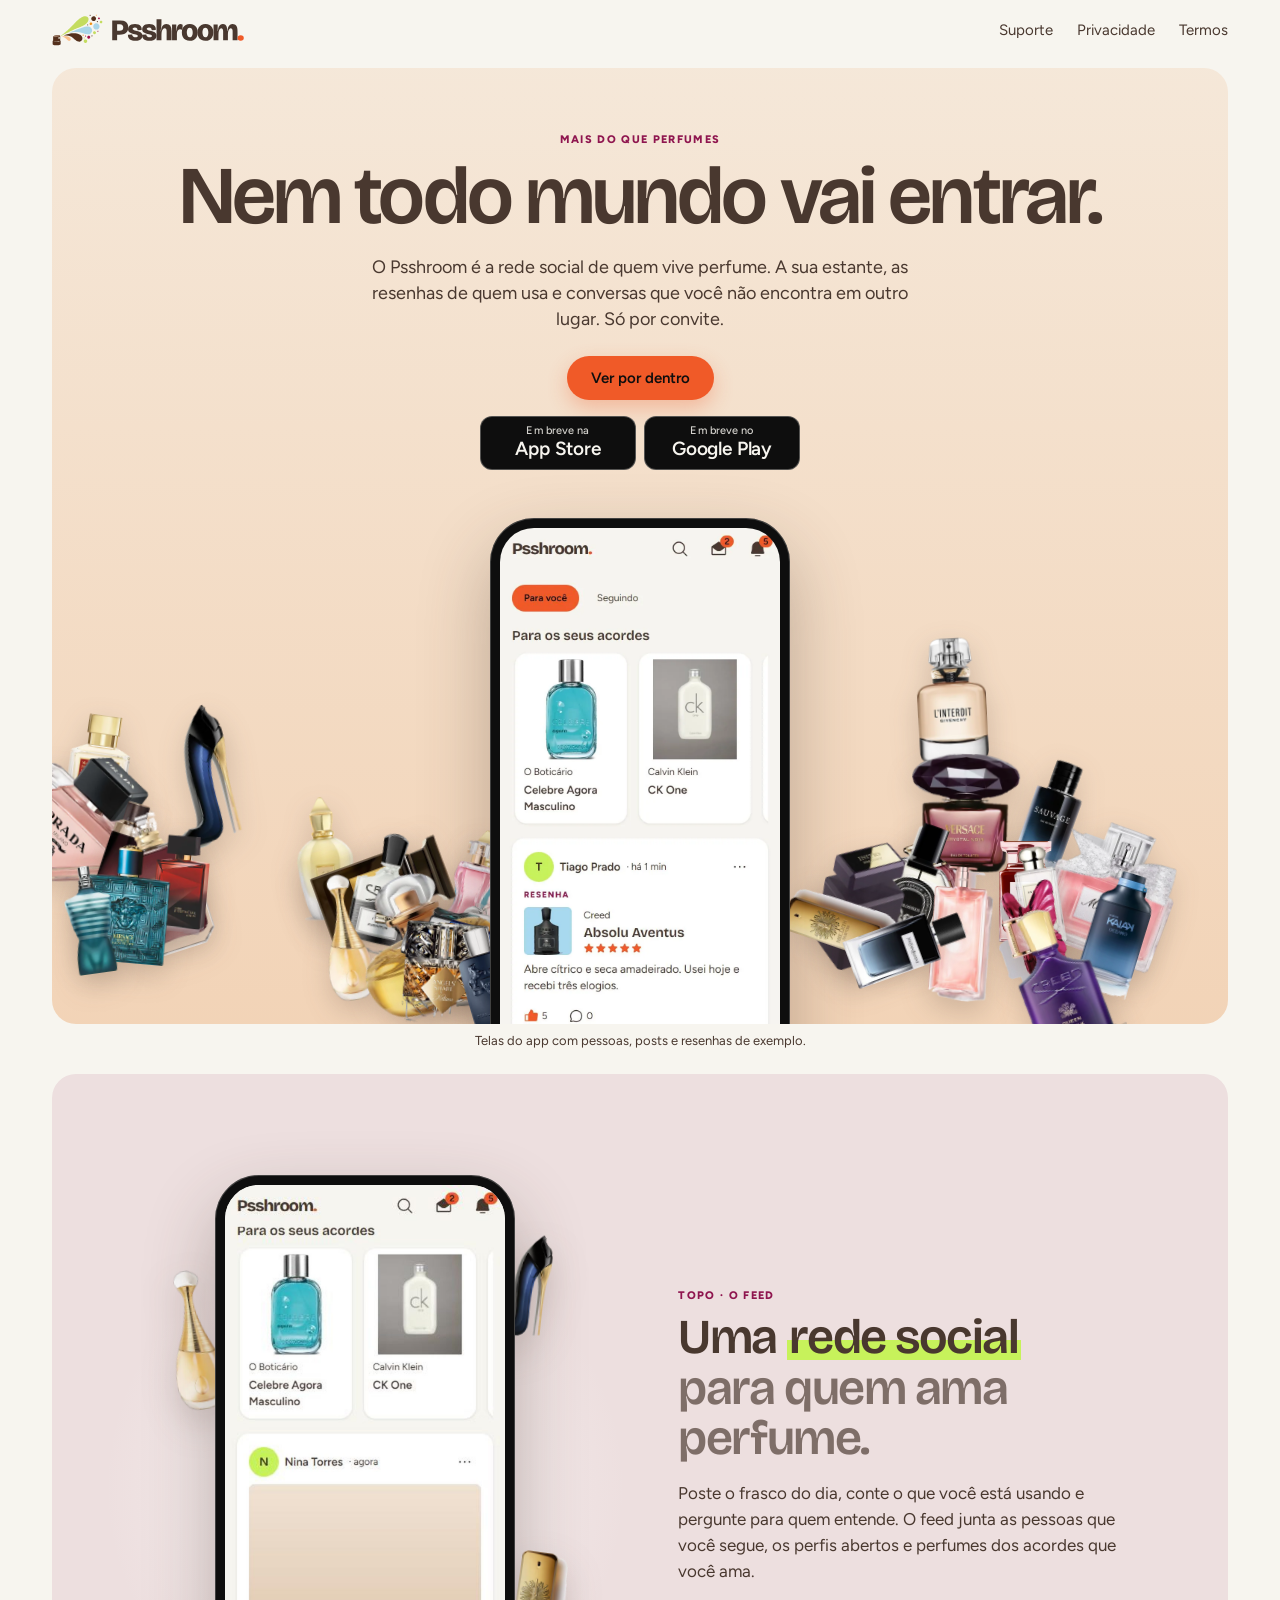
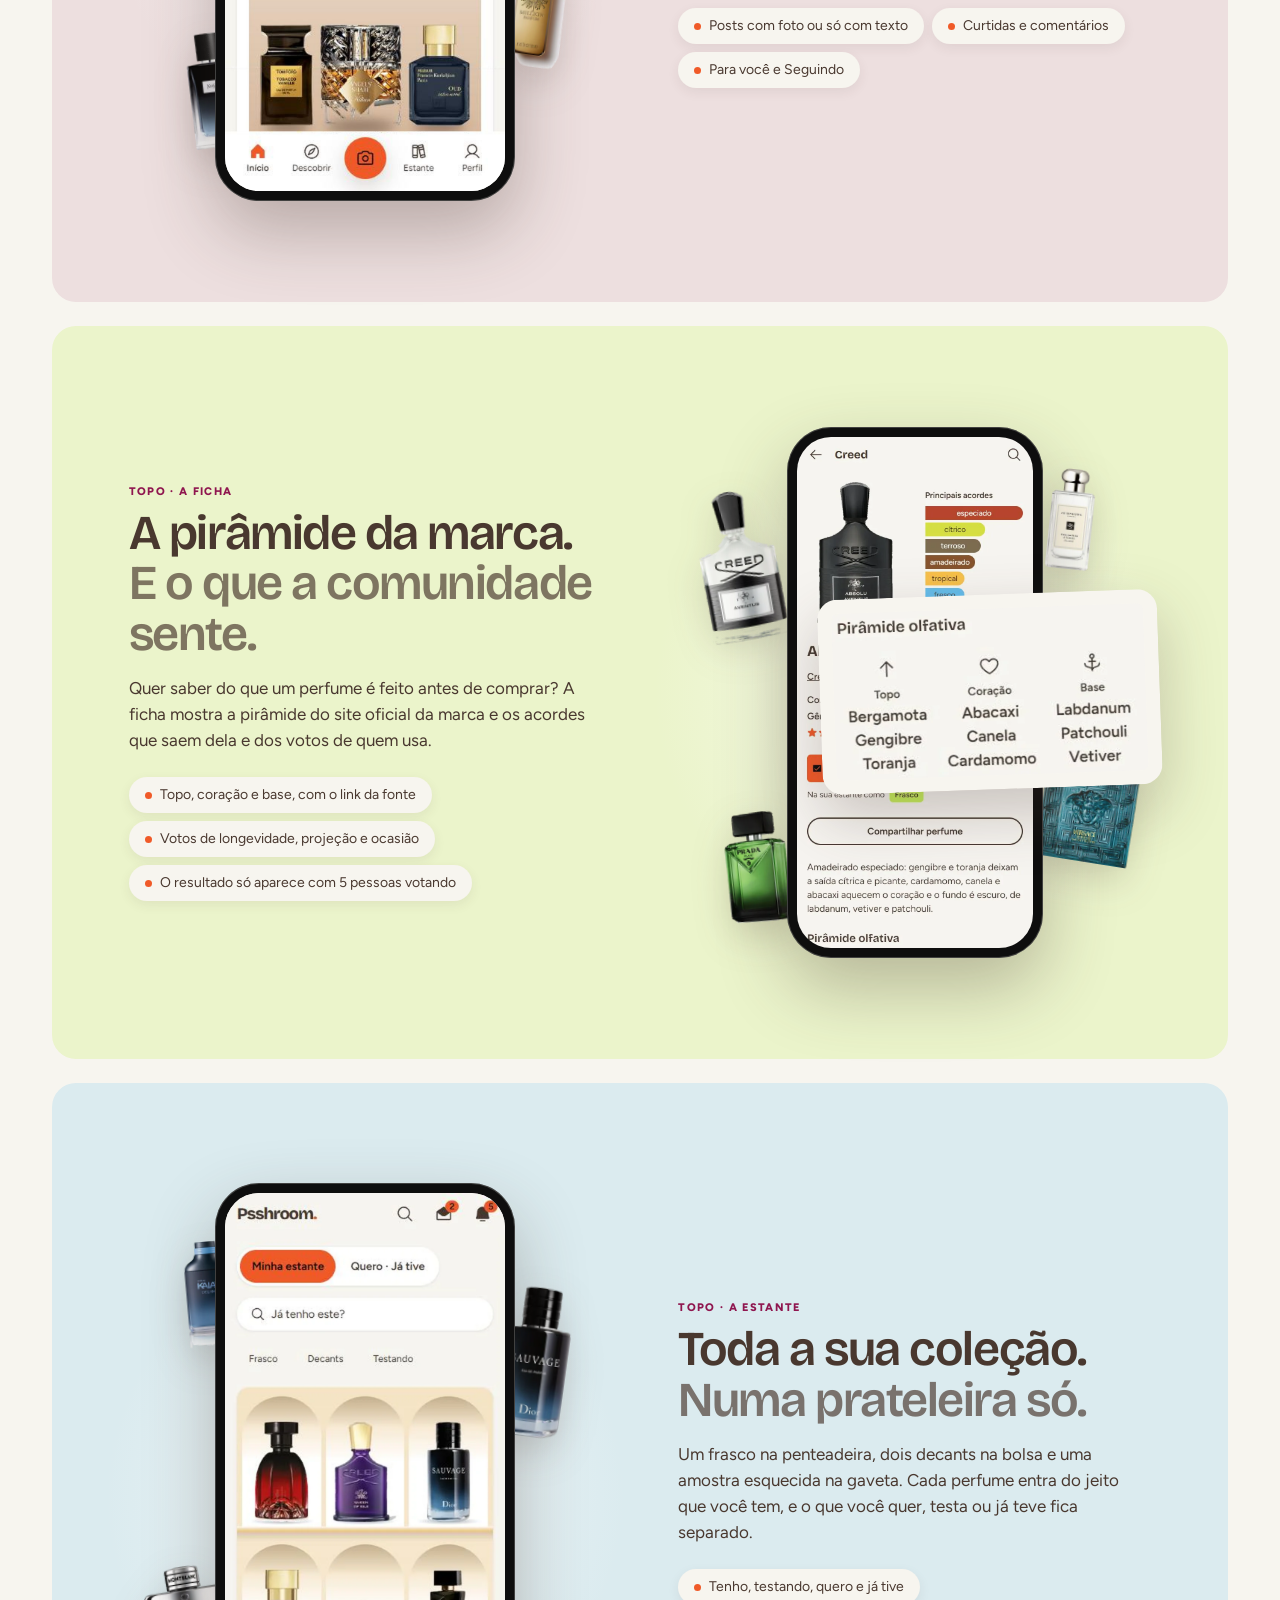
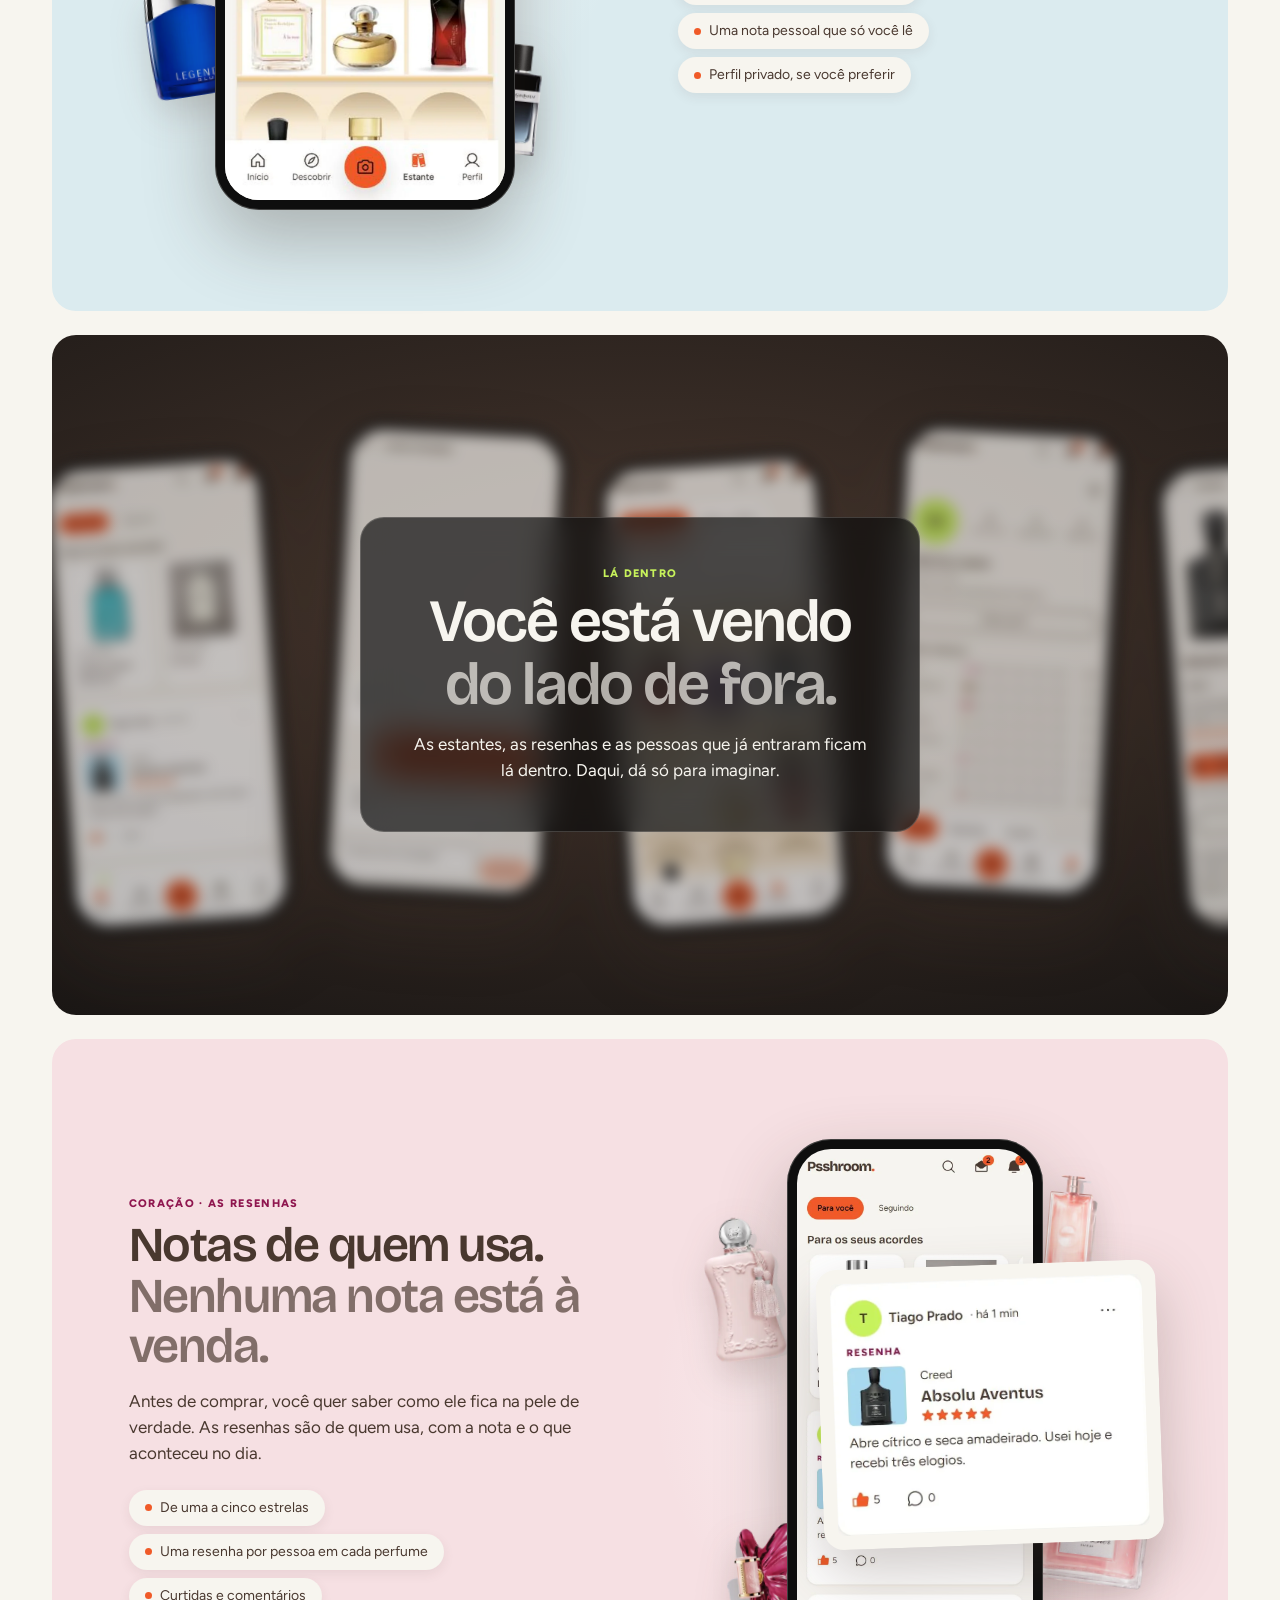
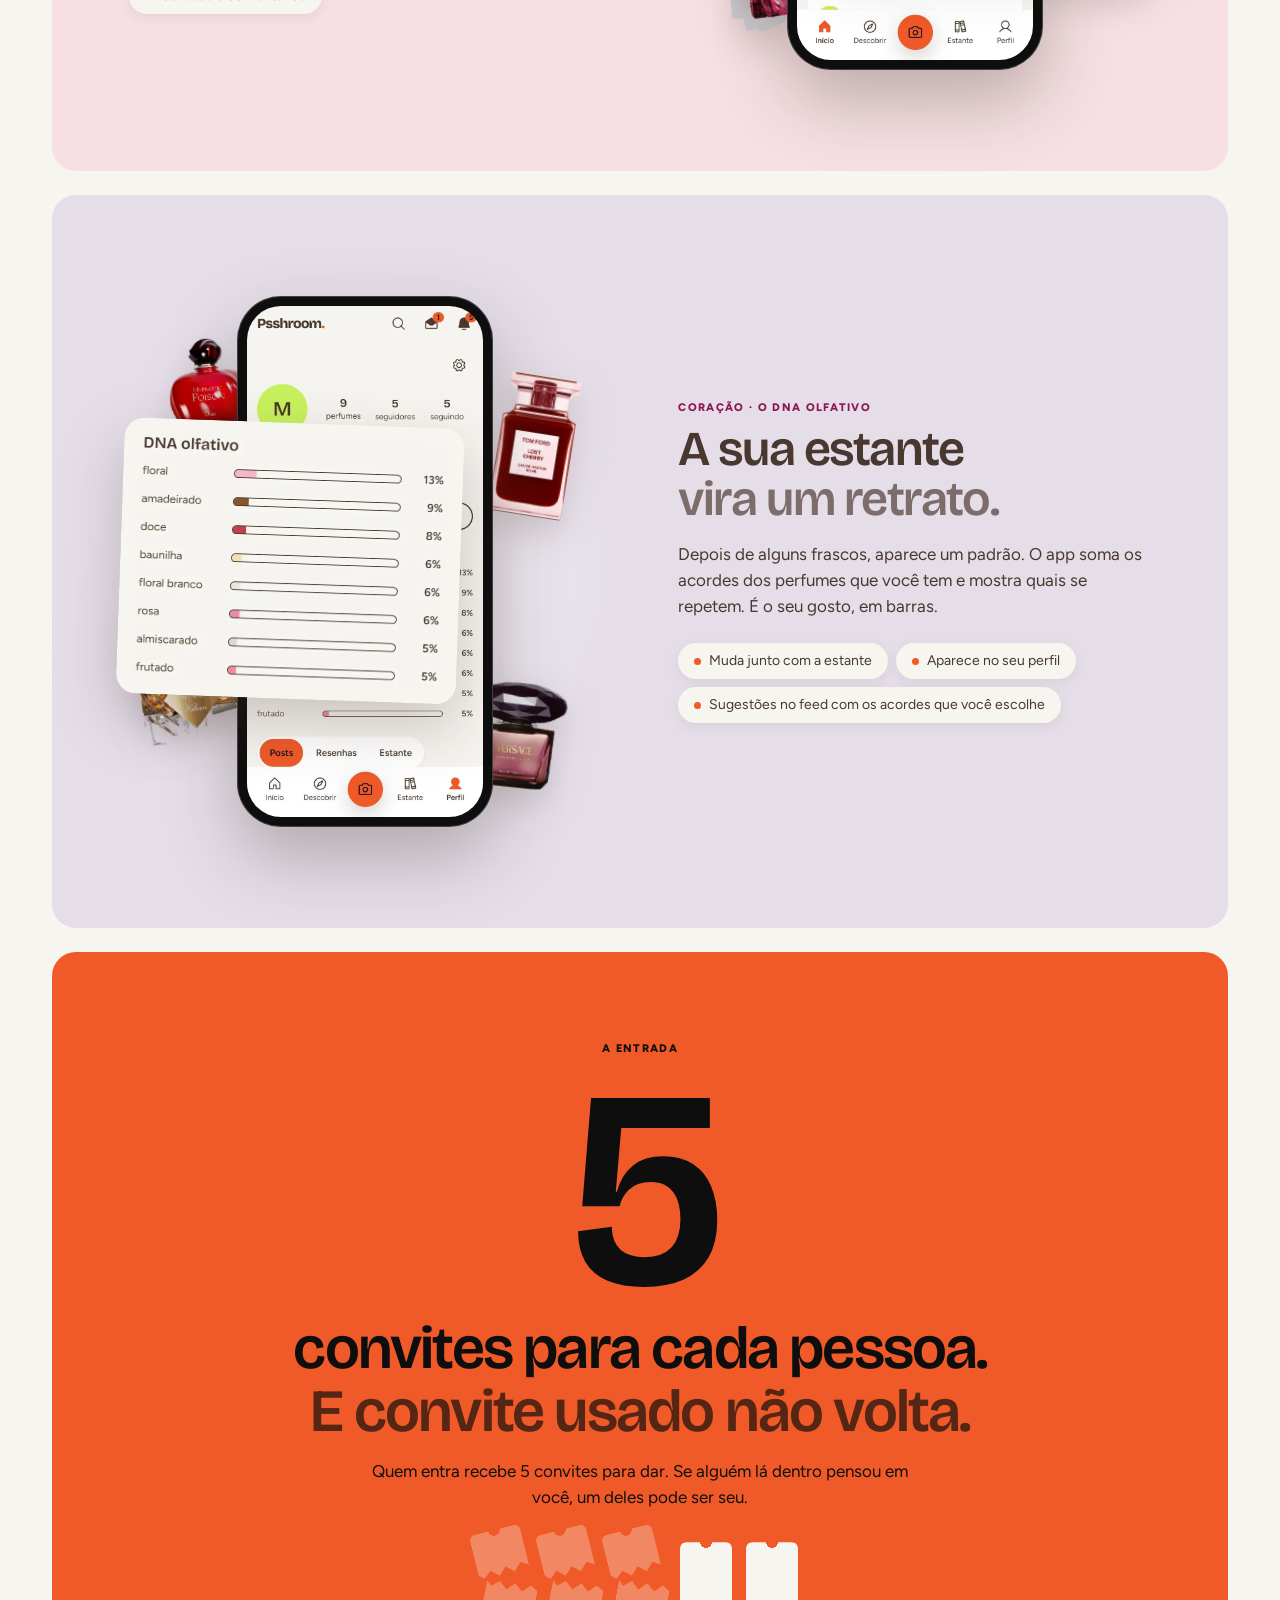
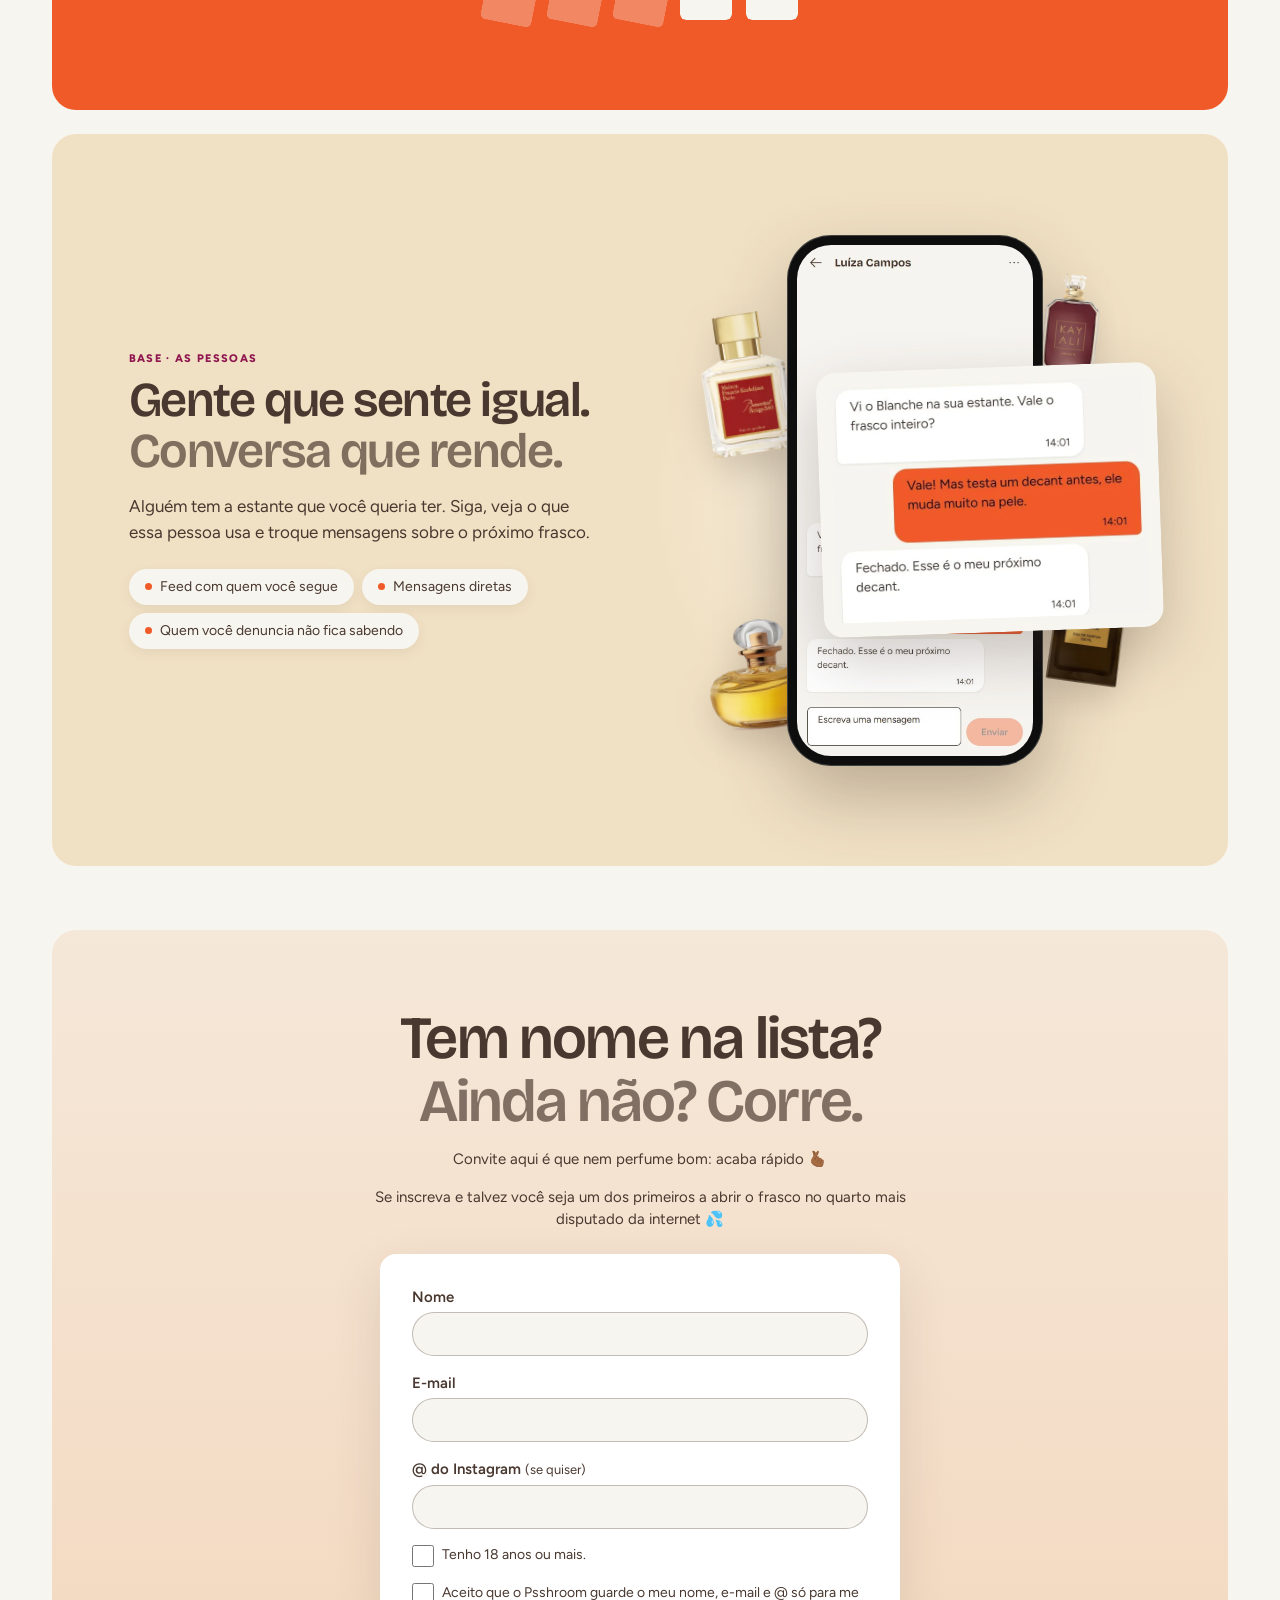
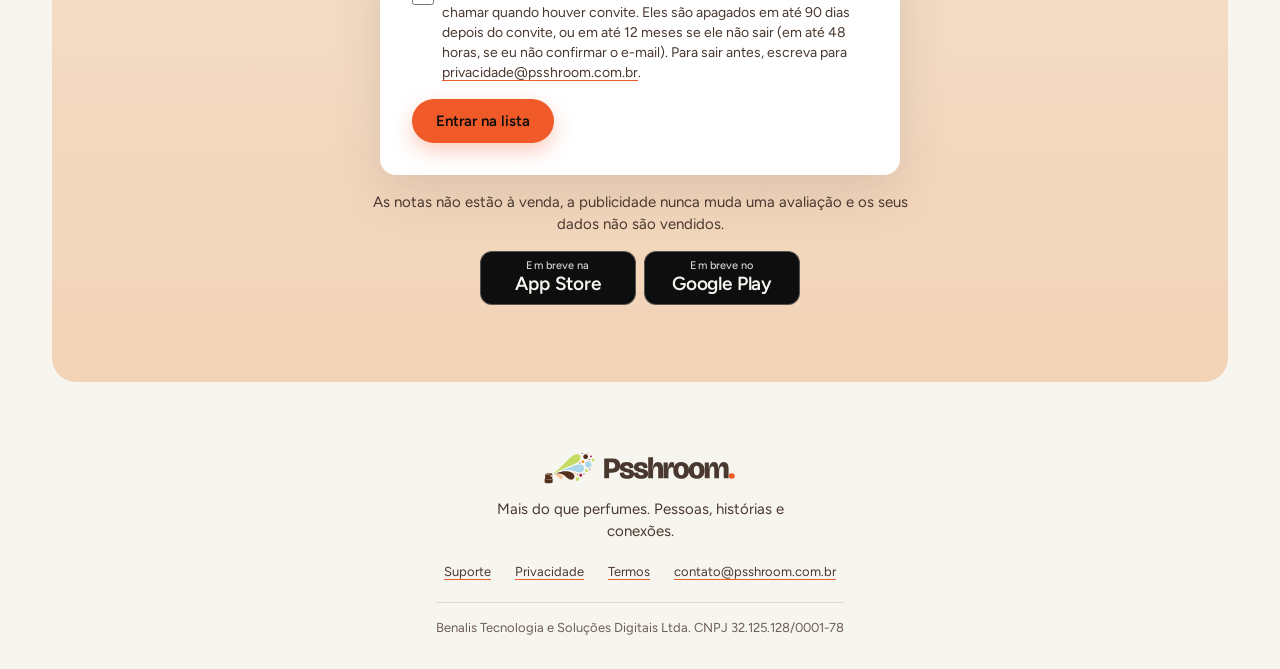
<file: index.html>
<!doctype html>
<html lang="pt-BR">
<head>
<meta charset="utf-8">
<meta name="viewport" content="width=device-width, initial-scale=1">
<title>Psshroom: a rede social de perfumaria</title>
<meta name="description" content="A rede social de quem vive perfume. Só por convite.">
<link rel="canonical" href="https://psshroom.com.br/">
<meta property="og:url" content="https://psshroom.com.br/">
<link rel="icon" type="image/png" href="/marca/icone.png">
<link rel="apple-touch-icon" href="/marca/icone-apple.png">
<meta property="og:type" content="website">
<meta property="og:site_name" content="Psshroom">
<meta property="og:locale" content="pt_BR">
<meta property="og:title" content="Psshroom: a rede social de perfumaria">
<meta property="og:description" content="A rede social de quem vive perfume. Só por convite.">
<meta property="og:image" content="https://psshroom.com.br/marca/compartilhar.jpg">
<meta property="og:image:width" content="1200">
<meta property="og:image:height" content="630">
<meta property="og:image:alt" content="Psshroom. Nem todo mundo vai entrar. Só por convite.">
<meta name="twitter:card" content="summary_large_image">
<link rel="stylesheet" href="/estilo.css?v=c6f35d38">
</head>
<body>
<header class="topo">
<a class="logo" href="/"><img src="/marca/simbolo.svg" alt="" height="32"><img src="/marca/texto-marrom.svg" alt="Psshroom." height="24"></a>
<nav aria-label="Principal">
<a href="/suporte/">Suporte</a>
<a href="/privacidade/">Privacidade</a>
<a href="/termos/">Termos</a>
</nav>
</header>
<main>
<div class="grade">

<section class="abertura">
<div class="abertura-texto">
<p class="sobrelinha">Mais do que perfumes</p>
<h1>Nem todo mundo vai entrar.</h1>
<p class="lide">O Psshroom é a rede social de quem vive perfume. A sua estante, as resenhas de quem usa e conversas que você não encontra em outro lugar. Só por convite.</p>
<a class="botao" href="#por-dentro">Ver por dentro</a>
<!-- Lojas: "Em breve" até o lançamento. No dia, trocar cada <span class="loja"> pelo selo oficial da loja, com o link do app. -->
<div class="lojas">
<span class="loja"><small>Em breve na</small> App Store</span>
<span class="loja"><small>Em breve no</small> Google Play</span>
</div>
</div>
<div class="palco">
<div class="explosao" aria-hidden="true">
<span class="frasco" style="--x:5.5;--y:11.5;--ax:0.0;--ay:-31.7;--h:11.2;--r:6deg;--ar:13deg;--t:3.91s;--d:0.16s;z-index:314"><img src="/frascos/frederic-malle-portrait-of-a-lady-edp.webp" alt=""></span>
<span class="frasco" style="--x:-10.9;--y:11.6;--ax:-4.9;--ay:-28.0;--h:8.5;--r:-88deg;--ar:-13deg;--t:4.15s;--d:0.25s;z-index:315"><img src="/frascos/pdm-delina.webp" alt=""></span>
<span class="frasco" style="--x:3.1;--y:9.2;--ax:7.2;--ay:-31.9;--h:12.0;--r:-9deg;--ar:-14deg;--t:3.52s;--d:0.56s;z-index:291"><img src="/frascos/givenchy-ange-ou-demon-edp.webp" alt=""></span>
<span class="frasco" style="--x:-12.9;--y:16.7;--ax:-10.0;--ay:-28.6;--h:8.6;--r:-16deg;--ar:30deg;--t:3.71s;--d:0.4s;z-index:367"><img src="/frascos/pdm-layton.webp" alt=""></span>
<span class="frasco" style="--x:-15.9;--y:14.9;--ax:-11.8;--ay:-25.9;--h:9.0;--r:-71deg;--ar:4deg;--t:4.16s;--d:0.4s;z-index:349"><img src="/frascos/montblanc-legend-blue.webp" alt=""></span>
<span class="frasco" style="--x:-13.8;--y:8.2;--ax:-8.5;--ay:-31.0;--h:8.2;--r:13deg;--ar:-18deg;--t:4.0s;--d:0.41s;z-index:281"><img src="/frascos/xerjoff-erba-pura.webp" alt=""></span>
<span class="frasco" style="--x:-6.9;--y:9.0;--ax:-5.7;--ay:-33.4;--h:11.1;--r:-7deg;--ar:-14deg;--t:3.48s;--d:0.15s;z-index:290"><img src="/frascos/dior-hypnotic-poison-edt.webp" alt=""></span>
<span class="frasco" style="--x:-16.6;--y:16.4;--ax:-11.6;--ay:-29.3;--h:8.7;--r:4deg;--ar:-26deg;--t:3.95s;--d:0.75s;z-index:363"><img src="/frascos/kilian-angels-share-edp.webp" alt=""></span>
<span class="frasco" style="--x:4.7;--y:10.6;--ax:1.7;--ay:-30.9;--h:11.5;--r:13deg;--ar:-27deg;--t:4.06s;--d:0.1s;z-index:306"><img src="/frascos/prada-paradigme.webp" alt=""></span>
<span class="frasco" style="--x:4.5;--y:11.7;--ax:5.2;--ay:-35.7;--h:9.1;--r:-17deg;--ar:-9deg;--t:3.85s;--d:0.49s;z-index:316"><img src="/frascos/floratta-red-passion.webp" alt=""></span>
<span class="frasco" style="--x:-21.8;--y:9.2;--ax:-17.4;--ay:-27.4;--h:11.2;--r:70deg;--ar:20deg;--t:4.17s;--d:0.67s;z-index:292"><img src="/frascos/tom-ford-tobacco-vanille.webp" alt=""></span>
<span class="frasco" style="--x:27.3;--y:13.0;--ax:18.5;--ay:-29.8;--h:11.4;--r:4deg;--ar:14deg;--t:3.62s;--d:0.54s;z-index:329"><img src="/frascos/lancome-idole.webp" alt=""></span>
<span class="frasco" style="--x:-46.7;--y:11.8;--ax:-31.8;--ay:-13.1;--h:9.2;--r:-8deg;--ar:26deg;--t:3.45s;--d:0.8s;z-index:318"><img src="/frascos/jpg-le-male-edt.webp" alt=""></span>
<span class="frasco" style="--x:26.5;--y:-6.6;--ax:19.5;--ay:-25.7;--h:11.1;--r:-3deg;--ar:-13deg;--t:4.17s;--d:0.31s;z-index:134"><img src="/frascos/givenchy-l-interdit-edp.webp" alt=""></span>
<span class="frasco" style="--x:-26.8;--y:6.6;--ax:-18.0;--ay:-27.5;--h:10.5;--r:-5deg;--ar:14deg;--t:3.47s;--d:0.2s;z-index:266"><img src="/frascos/xerjoff-naxos.webp" alt=""></span>
<span class="frasco" style="--x:22.7;--y:14.0;--ax:14.7;--ay:-23.9;--h:10.1;--r:70deg;--ar:24deg;--t:3.43s;--d:0.7s;z-index:340"><img src="/frascos/ysl-y-edp.webp" alt=""></span>
<span class="frasco" style="--x:-17.7;--y:12.4;--ax:-13.7;--ay:-29.3;--h:9.8;--r:-81deg;--ar:6deg;--t:3.52s;--d:0.75s;z-index:324"><img src="/frascos/jpg-le-beau-le-parfum.webp" alt=""></span>
<span class="frasco" style="--x:17.0;--y:12.1;--ax:14.1;--ay:-31.9;--h:9.3;--r:-71deg;--ar:-23deg;--t:4.13s;--d:0.16s;z-index:320"><img src="/frascos/rabanne-1-million-parfum.webp" alt=""></span>
<span class="frasco" style="--x:-14.6;--y:10.1;--ax:-17.7;--ay:-31.3;--h:10.1;--r:14deg;--ar:20deg;--t:4.02s;--d:0.74s;z-index:300"><img src="/frascos/glamour.webp" alt=""></span>
<span class="frasco" style="--x:33.9;--y:9.8;--ax:19.6;--ay:-21.0;--h:8.4;--r:-9deg;--ar:-3deg;--t:4.19s;--d:0.68s;z-index:297"><img src="/frascos/jo-malone-london-english-pear-freesia-edc.webp" alt=""></span>
<span class="frasco" style="--x:-21.3;--y:9.7;--ax:-14.0;--ay:-31.7;--h:10.4;--r:13deg;--ar:29deg;--t:3.99s;--d:0.41s;z-index:296"><img src="/frascos/creed-aventus.webp" alt=""></span>
<span class="frasco" style="--x:35.8;--y:16.7;--ax:25.1;--ay:-20.0;--h:12.4;--r:-20deg;--ar:1deg;--t:3.72s;--d:0.65s;z-index:367"><img src="/frascos/creed-queen-of-silk.webp" alt=""></span>
<span class="frasco" style="--x:-39.0;--y:8.8;--ax:-27.8;--ay:-17.5;--h:8.3;--r:5deg;--ar:0deg;--t:4.06s;--d:0.53s;z-index:287"><img src="/frascos/natura-essencial-supreme.webp" alt=""></span>
<span class="frasco" style="--x:27.7;--y:2.7;--ax:21.7;--ay:-28.3;--h:10.0;--r:1deg;--ar:6deg;--t:3.8s;--d:0.01s;z-index:227"><img src="/frascos/versace-crystal-noir-edt.webp" alt=""></span>
<span class="frasco" style="--x:-43.7;--y:10.4;--ax:-23.4;--ay:-17.9;--h:10.0;--r:5deg;--ar:-26deg;--t:3.77s;--d:0.0s;z-index:304"><img src="/frascos/versace-eros-edt.webp" alt=""></span>
<span class="frasco" style="--x:35.0;--y:3.0;--ax:26.2;--ay:-20.1;--h:9.6;--r:20deg;--ar:15deg;--t:4.18s;--d:0.79s;z-index:229"><img src="/frascos/dior-sauvage-edp.webp" alt=""></span>
<span class="frasco" style="--x:-37.7;--y:-0.3;--ax:-26.8;--ay:-26.0;--h:11.7;--r:-15deg;--ar:29deg;--t:3.45s;--d:0.43s;z-index:197"><img src="/frascos/ch-good-girl-edp.webp" alt=""></span>
<span class="frasco" style="--x:18.8;--y:10.6;--ax:14.3;--ay:-31.1;--h:11.4;--r:12deg;--ar:11deg;--t:3.56s;--d:0.31s;z-index:305"><img src="/frascos/initio-side-effect.webp" alt=""></span>
<span class="frasco" style="--x:-46.3;--y:3.3;--ax:-30.8;--ay:-14.1;--h:10.5;--r:-4deg;--ar:-9deg;--t:4.17s;--d:0.02s;z-index:233"><img src="/frascos/prada-paradoxe.webp" alt=""></span>
<span class="frasco" style="--x:40.1;--y:9.4;--ax:24.8;--ay:-15.0;--h:11.1;--r:20deg;--ar:29deg;--t:3.49s;--d:0.83s;z-index:293"><img src="/frascos/dior-miss-dior-parfum.webp" alt=""></span>
<span class="frasco" style="--x:-46.0;--y:-1.4;--ax:-22.7;--ay:-16.3;--h:8.4;--r:8deg;--ar:29deg;--t:3.91s;--d:0.46s;z-index:185"><img src="/frascos/maison-francis-kurkdjian-baccarat-rouge-540-edp.webp" alt=""></span>
<span class="frasco" style="--x:23.0;--y:9.4;--ax:24.3;--ay:-26.2;--h:11.9;--r:20deg;--ar:16deg;--t:3.94s;--d:0.59s;z-index:294"><img src="/frascos/diptyque-philosykos.webp" alt=""></span>
<span class="frasco" style="--x:-18.3;--y:13.7;--ax:-17.0;--ay:-31.6;--h:12.0;--r:-22deg;--ar:8deg;--t:4.05s;--d:0.68s;z-index:337"><img src="/frascos/lily-le-parfum.webp" alt=""></span>
<span class="frasco" style="--x:32.8;--y:9.4;--ax:28.4;--ay:-22.3;--h:8.6;--r:0deg;--ar:11deg;--t:3.87s;--d:0.46s;z-index:294"><img src="/frascos/tom-ford-lost-cherry.webp" alt=""></span>
<span class="frasco" style="--x:-43.8;--y:6.5;--ax:-21.9;--ay:-17.5;--h:9.5;--r:17deg;--ar:-28deg;--t:4.07s;--d:0.19s;z-index:265"><img src="/frascos/malbec-edp.webp" alt=""></span>
<span class="frasco" style="--x:40.5;--y:13.0;--ax:21.5;--ay:-19.3;--h:10.6;--r:17deg;--ar:23deg;--t:3.74s;--d:0.46s;z-index:329"><img src="/frascos/natura-kaiak-oceano.webp" alt=""></span>
<span class="frasco" style="--x:-40.7;--y:8.6;--ax:-29.5;--ay:-19.9;--h:12.2;--r:-18deg;--ar:-13deg;--t:3.93s;--d:0.09s;z-index:285"><img src="/frascos/kayali-vanilla-28.webp" alt=""></span>
<span class="frasco" style="--x:33.3;--y:13.2;--ax:30.5;--ay:-22.4;--h:8.5;--r:-18deg;--ar:-17deg;--t:3.94s;--d:0.34s;z-index:332"><img src="/frascos/ch-la-bomba.webp" alt=""></span>
<span class="frasco" style="--x:-25.0;--y:13.3;--ax:-14.8;--ay:-24.4;--h:10.8;--r:-9deg;--ar:-20deg;--t:3.85s;--d:0.71s;z-index:332"><img src="/frascos/dior-j-adore-edp.webp" alt=""></span>
<span class="frasco" style="--x:25.1;--y:9.3;--ax:18.9;--ay:-20.9;--h:8.6;--r:-18deg;--ar:5deg;--t:3.7s;--d:0.03s;z-index:292"><img src="/frascos/jpg-scandal-edp.webp" alt=""></span>
<span class="nevoa" style="--x:-37.6;--y:-18.5;--s:8.3;--t:3.11s;--d:0.24s"></span>
<span class="nevoa" style="--x:-25.5;--y:-27.7;--s:12.4;--t:2.64s;--d:0.56s"></span>
<span class="nevoa" style="--x:34.5;--y:-22.0;--s:7.8;--t:2.83s;--d:0.26s"></span>
<span class="nevoa" style="--x:5.3;--y:-18.2;--s:11.5;--t:2.92s;--d:0.05s"></span>
<span class="nevoa" style="--x:-40.9;--y:-19.4;--s:9.6;--t:2.52s;--d:0.60s"></span>
<span class="nevoa" style="--x:14.9;--y:-31.7;--s:13.8;--t:2.67s;--d:0.27s"></span>
<span class="nevoa" style="--x:33.6;--y:-18.6;--s:10.3;--t:2.50s;--d:0.19s"></span>
<span class="nevoa" style="--x:3.7;--y:-32.7;--s:13.5;--t:2.86s;--d:0.44s"></span>
<span class="nevoa" style="--x:1.1;--y:-34.7;--s:8.4;--t:2.62s;--d:0.51s"></span>
<span class="nevoa" style="--x:22.5;--y:-32.9;--s:14.1;--t:3.03s;--d:0.38s"></span>
<span class="nevoa" style="--x:24.6;--y:-20.0;--s:12.7;--t:2.44s;--d:0.29s"></span>
<span class="nevoa" style="--x:10.3;--y:-17.7;--s:8.4;--t:2.42s;--d:0.43s"></span>
<span class="nevoa" style="--x:22.3;--y:-17.5;--s:14.2;--t:3.07s;--d:0.42s"></span>
<span class="nevoa" style="--x:22.5;--y:-23.7;--s:9.1;--t:3.16s;--d:0.14s"></span>
<span class="nevoa" style="--x:-13.3;--y:-18.7;--s:11.3;--t:3.19s;--d:0.34s"></span>
<span class="nevoa" style="--x:-17.4;--y:-33.9;--s:10.3;--t:2.70s;--d:0.15s"></span>
<span class="nevoa" style="--x:-7.3;--y:-35.8;--s:13.0;--t:3.12s;--d:0.41s"></span>
<span class="nevoa" style="--x:9.3;--y:-17.8;--s:8.0;--t:2.55s;--d:0.61s"></span>
</div>
<div class="celular celular-grande" role="img" aria-label="O app Psshroom em uso: o feed, a ficha de um perfume, a estante, o perfil e uma conversa.">
<div class="tela">
<img src="/app/feed.webp" alt="" width="750" height="1624">
<div class="camada-tela ficha"><img class="ficha-longa" src="/app/ficha.webp" alt="" width="750" height="2344"><img class="ficha-topo" src="/app/ficha-topo.webp" alt="" width="750" height="112"></div>
<img class="camada-tela estante" src="/app/estante.webp" alt="" width="750" height="1624">
<img class="camada-tela perfil" src="/app/perfil.webp" alt="" width="750" height="1624">
<img class="camada-tela conversa" src="/app/conversa.webp" alt="" width="750" height="1624">
<span class="toque" style="--x:50%;--y:68.5%;--t:3.4s"></span>
<span class="toque" style="--x:8%;--y:3.4%;--t:10s"></span>
<span class="toque" style="--x:69%;--y:94%;--t:11.8s"></span>
<span class="toque" style="--x:88%;--y:94%;--t:15.8s"></span>
<span class="toque" style="--x:78%;--y:3.4%;--t:19.8s"></span>
</div>
</div>
</div>
</section>
<p class="legenda">Telas do app com pessoas, posts e resenhas de exemplo.</p>

<!-- Um marcador lateral desce pela pirâmide enquanto a página rola: topo, coração e base. -->
<div class="marcador" aria-hidden="true"><span>Topo</span><span>Coração</span><span>Base</span></div>

<section class="secao secao-vinho secao-invertida" id="por-dentro">
<div class="secao-texto">
<p class="sobrelinha">Topo · O feed</p>
<h2>Uma <span class="grifo">rede social</span><br><span class="apagado">para quem ama perfume.</span></h2>
<p>Poste o frasco do dia, conte o que você está usando e pergunte para quem entende. O feed junta as pessoas que você segue, os perfis abertos e perfumes dos acordes que você ama.</p>
<ul>
<li>Posts com foto ou só com texto</li>
<li>Curtidas e comentários</li>
<li>Para você e Seguindo</li>
</ul>
</div>
<div class="vitrine">
<div class="orbita" aria-hidden="true">
<img class="voa" src="/frascos/dior-j-adore-edp.webp" alt="" loading="lazy" style="--x:-36%;--y:-22%;--h:140px;--r:-9deg;--v:7.5s">
<img class="voa" src="/frascos/rabanne-1-million-parfum.webp" alt="" loading="lazy" style="--x:37%;--y:18%;--h:115px;--r:8deg;--v:8.5s">
<img class="voa" src="/frascos/ch-good-girl-edp.webp" alt="" loading="lazy" style="--x:33%;--y:-30%;--h:105px;--r:6deg;--v:7s">
<img class="voa" src="/frascos/ysl-y-edp.webp" alt="" loading="lazy" style="--x:-32%;--y:30%;--h:115px;--r:-7deg;--v:9s">
</div>
<!-- O feed em vídeo, num laço de 25 s: rolar, curtir, comentar. Gravado no app com pessoas de exemplo. -->
<div class="celular celular-secao celular-uso" role="img" aria-label="O feed do app em uso: posts com foto e com texto de pessoas de exemplo, uma curtida e um comentário sendo escrito.">
<div class="tela">
<video class="feed-video" src="/app/feed-video/feed.mp4" poster="/app/feed-video/feed.jpg" width="750" height="1624" autoplay muted loop playsinline preload="metadata" aria-hidden="true"></video>
</div>
</div>
</div>
</section>
<section class="secao secao-lima">
<div class="secao-texto">
<p class="sobrelinha">Topo · A ficha</p>
<h2>A pirâmide da marca.<br><span class="apagado">E o que a comunidade sente.</span></h2>
<p>Quer saber do que um perfume é feito antes de comprar? A ficha mostra a pirâmide do site oficial da marca e os acordes que saem dela e dos votos de quem usa.</p>
<ul>
<li>Topo, coração e base, com o link da fonte</li>
<li>Votos de longevidade, projeção e ocasião</li>
<li>O resultado só aparece com 5 pessoas votando</li>
</ul>
</div>
<div class="vitrine">
<div class="orbita" aria-hidden="true">
<img class="voa" src="/frascos/creed-aventus.webp" alt="" loading="lazy" style="--x:-36%;--y:-22%;--h:150px;--r:-10deg;--v:7s">
<img class="voa" src="/frascos/versace-eros-edt.webp" alt="" loading="lazy" style="--x:37%;--y:18%;--h:130px;--r:9deg;--v:8s">
<img class="voa" src="/frascos/jo-malone-london-english-pear-freesia-edc.webp" alt="" loading="lazy" style="--x:33%;--y:-30%;--h:100px;--r:6deg;--v:9s">
<img class="voa" src="/frascos/prada-paradigme.webp" alt="" loading="lazy" style="--x:-31%;--y:30%;--h:110px;--r:-6deg;--v:7.5s">
</div>
<div class="celular celular-secao"><img src="/app/ficha.webp" alt="" width="750" height="2344" loading="lazy"></div>
<img class="cartao-salta" src="/app/cartoes/piramide.webp" alt="A pirâmide olfativa de um perfume: topo, coração e base." width="710" height="380" loading="lazy">
</div>
</section>

<section class="secao secao-azul secao-invertida">
<div class="secao-texto">
<p class="sobrelinha">Topo · A estante</p>
<h2>Toda a sua coleção.<br><span class="apagado">Numa prateleira só.</span></h2>
<p>Um frasco na penteadeira, dois decants na bolsa e uma amostra esquecida na gaveta. Cada perfume entra do jeito que você tem, e o que você quer, testa ou já teve fica separado.</p>
<ul>
<li>Tenho, testando, quero e já tive</li>
<li>Uma nota pessoal que só você lê</li>
<li>Perfil privado, se você preferir</li>
</ul>
</div>
<div class="vitrine">
<div class="orbita" aria-hidden="true">
<img class="voa" src="/frascos/dior-sauvage-edp.webp" alt="" loading="lazy" style="--x:36%;--y:-20%;--h:150px;--r:8deg;--v:7.5s">
<img class="voa" src="/frascos/montblanc-legend-blue.webp" alt="" loading="lazy" style="--x:-37%;--y:20%;--h:130px;--r:-9deg;--v:8s">
<img class="voa" src="/frascos/natura-kaiak-oceano.webp" alt="" loading="lazy" style="--x:-33%;--y:-30%;--h:105px;--r:-5deg;--v:9s">
<img class="voa" src="/frascos/ysl-y-edp.webp" alt="" loading="lazy" style="--x:32%;--y:30%;--h:110px;--r:6deg;--v:7s">
</div>
<!-- A estante em uso, num laço de 16 s: a estante, o toque num frasco, o resumo com a nota pessoal e a lista do que se quer. -->
<div class="celular celular-secao celular-uso" role="img" aria-label="A estante em uso: os frascos nos nichos, o resumo de um perfume com a nota pessoal e a lista do que a pessoa quer.">
<div class="tela">
<img src="/app/estante-uso/estante.webp" alt="" width="750" height="1624" loading="lazy">
<div class="camada-tela uso-resumo"><img class="uso-resumo-longo" src="/app/estante-uso/resumo.webp" alt="" width="750" height="2372" loading="lazy"><img class="ficha-topo" src="/app/estante-uso/resumo-topo.webp" alt="" width="750" height="112" loading="lazy"></div>
<img class="camada-tela uso-quero" src="/app/estante-uso/quero.webp" alt="" width="750" height="1624" loading="lazy">
<span class="toque uso-toque" style="--x:50%;--y:44%;--t:3.2s"></span>
<span class="toque uso-toque" style="--x:8%;--y:3.4%;--t:9.6s"></span>
<span class="toque uso-toque" style="--x:58%;--y:12%;--t:10.8s"></span>
</div>
</div>
</div>
</section>

<section class="de-fora">
<div class="vidraca" aria-hidden="true">
<div class="fila">
<div class="celular celular-fora"><img src="/app/feed.webp" alt="" width="750" height="1624" loading="lazy"></div>
<div class="celular celular-fora"><img src="/app/conversa.webp" alt="" width="750" height="1624" loading="lazy"></div>
<div class="celular celular-fora"><img src="/app/estante.webp" alt="" width="750" height="1624" loading="lazy"></div>
<div class="celular celular-fora"><img src="/app/perfil.webp" alt="" width="750" height="1624" loading="lazy"></div>
<div class="celular celular-fora"><img src="/app/ficha.webp" alt="" width="750" height="2344" loading="lazy"></div>
<div class="celular celular-fora"><img src="/app/feed.webp" alt="" width="750" height="1624" loading="lazy"></div>
<div class="celular celular-fora"><img src="/app/conversa.webp" alt="" width="750" height="1624" loading="lazy"></div>
<div class="celular celular-fora"><img src="/app/estante.webp" alt="" width="750" height="1624" loading="lazy"></div>
<div class="celular celular-fora"><img src="/app/perfil.webp" alt="" width="750" height="1624" loading="lazy"></div>
<div class="celular celular-fora"><img src="/app/ficha.webp" alt="" width="750" height="2344" loading="lazy"></div>
</div>
</div>
<div class="vidro">
<p class="sobrelinha">Lá dentro</p>
<h2>Você está vendo<br><span class="apagado">do lado de fora.</span></h2>
<p>As estantes, as resenhas e as pessoas que já entraram ficam lá dentro. Daqui, dá só para imaginar.</p>
</div>
</section>

<section class="secao secao-rosa">
<div class="secao-texto">
<p class="sobrelinha">Coração · As resenhas</p>
<h2>Notas de quem usa.<br><span class="apagado">Nenhuma nota está à venda.</span></h2>
<p>Antes de comprar, você quer saber como ele fica na pele de verdade. As resenhas são de quem usa, com a nota e o que aconteceu no dia.</p>
<ul>
<li>De uma a cinco estrelas</li>
<li>Uma resenha por pessoa em cada perfume</li>
<li>Curtidas e comentários</li>
</ul>
</div>
<div class="vitrine">
<div class="orbita" aria-hidden="true">
<img class="voa" src="/frascos/pdm-delina.webp" alt="" loading="lazy" style="--x:-36%;--y:-20%;--h:145px;--r:-8deg;--v:7.5s">
<img class="voa" src="/frascos/dior-miss-dior-parfum.webp" alt="" loading="lazy" style="--x:37%;--y:20%;--h:125px;--r:7deg;--v:8.5s">
<img class="voa" src="/frascos/lancome-idole.webp" alt="" loading="lazy" style="--x:33%;--y:-30%;--h:110px;--r:5deg;--v:7s">
<img class="voa" src="/frascos/ch-la-bomba.webp" alt="" loading="lazy" style="--x:-32%;--y:30%;--h:105px;--r:-7deg;--v:9s">
</div>
<div class="celular celular-secao"><img src="/app/feed.webp" alt="" width="750" height="1624" loading="lazy"></div>
<img class="cartao-salta" src="/app/cartoes/resenha.webp" alt="Uma resenha com cinco estrelas." width="686" height="555" loading="lazy">
</div>
</section>

<section class="secao secao-lavanda secao-invertida">
<div class="secao-texto">
<p class="sobrelinha">Coração · O DNA olfativo</p>
<h2>A sua estante<br><span class="apagado">vira um retrato.</span></h2>
<p>Depois de alguns frascos, aparece um padrão. O app soma os acordes dos perfumes que você tem e mostra quais se repetem. É o seu gosto, em barras.</p>
<ul>
<li>Muda junto com a estante</li>
<li>Aparece no seu perfil</li>
<li>Sugestões no feed com os acordes que você escolhe</li>
</ul>
</div>
<div class="vitrine">
<div class="orbita" aria-hidden="true">
<img class="voa" src="/frascos/tom-ford-lost-cherry.webp" alt="" loading="lazy" style="--x:36%;--y:-20%;--h:140px;--r:9deg;--v:8s">
<img class="voa" src="/frascos/kilian-angels-share-edp.webp" alt="" loading="lazy" style="--x:-37%;--y:20%;--h:130px;--r:-8deg;--v:7.5s">
<img class="voa" src="/frascos/dior-hypnotic-poison-edt.webp" alt="" loading="lazy" style="--x:-33%;--y:-30%;--h:100px;--r:-5deg;--v:9s">
<img class="voa" src="/frascos/versace-crystal-noir-edt.webp" alt="" loading="lazy" style="--x:32%;--y:30%;--h:105px;--r:6deg;--v:7s">
</div>
<div class="celular celular-secao"><img src="/app/perfil.webp" alt="" width="750" height="1624" loading="lazy"></div>
<img class="cartao-salta" src="/app/cartoes/dna.webp" alt="O DNA olfativo em barras: floral, amadeirado, doce e outros acordes." width="710" height="565" loading="lazy">
</div>
</section>

<section class="convites">
<p class="sobrelinha">A entrada</p>
<h2><span class="numero">5</span> convites para cada pessoa.<br><span class="apagado">E convite usado não volta.</span></h2>
<p>Quem entra recebe 5 convites para dar. Se alguém lá dentro pensou em você, um deles pode ser seu.</p>
<ol class="bilhetes" aria-hidden="true"><li style="--i:0"><span></span><span></span></li><li style="--i:1"><span></span><span></span></li><li style="--i:2"><span></span><span></span></li><li><span></span><span></span></li><li><span></span><span></span></li></ol>
</section>

<section class="secao secao-ambar">
<div class="secao-texto">
<p class="sobrelinha">Base · As pessoas</p>
<h2>Gente que sente igual.<br><span class="apagado">Conversa que rende.</span></h2>
<p>Alguém tem a estante que você queria ter. Siga, veja o que essa pessoa usa e troque mensagens sobre o próximo frasco.</p>
<ul>
<li>Feed com quem você segue</li>
<li>Mensagens diretas</li>
<li>Quem você denuncia não fica sabendo</li>
</ul>
</div>
<div class="vitrine">
<div class="orbita" aria-hidden="true">
<img class="voa" src="/frascos/maison-francis-kurkdjian-baccarat-rouge-540-edp.webp" alt="" loading="lazy" style="--x:-36%;--y:-20%;--h:140px;--r:-9deg;--v:7.5s">
<img class="voa" src="/frascos/tom-ford-tobacco-vanille.webp" alt="" loading="lazy" style="--x:37%;--y:20%;--h:135px;--r:8deg;--v:8.5s">
<img class="voa" src="/frascos/kayali-vanilla-28.webp" alt="" loading="lazy" style="--x:33%;--y:-30%;--h:105px;--r:6deg;--v:7s">
<img class="voa" src="/frascos/lily-le-parfum.webp" alt="" loading="lazy" style="--x:-32%;--y:30%;--h:110px;--r:-6deg;--v:9s">
</div>
<div class="celular celular-secao"><img src="/app/conversa.webp" alt="" width="750" height="1624" loading="lazy"></div>
<img class="cartao-salta" src="/app/cartoes/conversa.webp" alt="Uma conversa entre duas pessoas sobre um perfume." width="710" height="540" loading="lazy">
</div>
</section>

<section class="fechamento" id="lista-de-espera" aria-labelledby="lista-titulo">
<h2 id="lista-titulo">Tem nome na lista?<br><span class="apagado">Ainda não? Corre.</span></h2>
<p>Convite aqui é que nem perfume bom: acaba rápido 🫰🏾</p>
<p>Se inscreva e talvez você seja um dos primeiros a abrir o frasco no quarto mais disputado da internet 💦</p>
<form class="lista" data-api="https://xpfrkwinlpfzlpfljmjr.supabase.co" data-chave="sb_publishable_d63nNu78k8lpeYeUArx8Aw_-6n-EIN1" novalidate>
<label class="lista-campo"><span>Nome</span><input name="nome" autocomplete="name" maxlength="80" required></label>
<label class="lista-campo"><span>E-mail</span><input name="email" type="email" autocomplete="email" maxlength="254" required></label>
<label class="lista-campo"><span>@ do Instagram <small>(se quiser)</small></span><input name="instagram" autocomplete="off" autocapitalize="none" spellcheck="false" maxlength="31"></label>
<label class="lista-isca" aria-hidden="true">Não preencha <input name="site" tabindex="-1" autocomplete="off"></label>
<label class="lista-marca"><input type="checkbox" name="maior_de_idade" required><span>Tenho 18 anos ou mais.</span></label>
<label class="lista-marca"><input type="checkbox" name="aceite" required><span>Aceito que o Psshroom guarde o meu nome, e-mail e @ só para me chamar quando houver convite. Eles são apagados em até 90 dias depois do convite, ou em até 12 meses se ele não sair (em até 48 horas, se eu não confirmar o e-mail). Para sair antes, escreva para <a href="mailto:privacidade@psshroom.com.br">privacidade@psshroom.com.br</a>.</span></label>
<button class="botao" type="submit">Entrar na lista</button>
</form>
<div class="lista lista-enviado" id="lista-enviado" role="region" aria-labelledby="lista-enviado-titulo" hidden>
<h3 id="lista-enviado-titulo" tabindex="-1">Olha o seu e-mail 💌</h3>
<p>Se este e-mail ainda não estava confirmado, mandamos um link para ele. Abra em até 24 horas e toque em <b>Confirmar</b> para garantir o seu nome na lista.</p>
<p class="lista-dica">Não chegou em alguns minutos? Olhe o spam e a aba Promoções.</p>
</div>
<p class="lista-aviso" id="lista-aviso" role="status" aria-live="polite"></p>
<p>As notas não estão à venda, a publicidade nunca muda uma avaliação e os seus dados não são vendidos.</p>
<div class="lojas">
<span class="loja"><small>Em breve na</small> App Store</span>
<span class="loja"><small>Em breve no</small> Google Play</span>
</div>
</section>
<script>
(() => {
  // A versão do texto do aceite acima: mudou o texto, muda a data (o banco guarda qual texto cada pessoa aceitou).
  const VERSAO_ACEITE = "2026-11-12";
  const form = document.querySelector("form.lista");
  const aviso = document.querySelector(".lista-aviso");
  const botao = form.querySelector("button");
  const frases = {
    nome_invalido: "Escreva o seu nome.",
    email_invalido: "Confira o e-mail.",
    instagram_invalido: "Confira o @ do Instagram: só letras, números, ponto e sublinhado.",
    falta_idade: "O Psshroom é só para quem tem 18 anos ou mais.",
    falta_aceite: "Para entrar na lista, marque o aceite do uso do nome e do e-mail.",
    muitos_envios: "Muitos pedidos agora. Tente de novo daqui a uma hora.",
    email_sem_config: "A lista de espera está fechada agora. Tente de novo mais tarde.",
  };
  const campo = { nome_invalido: "nome", email_invalido: "email", instagram_invalido: "instagram", falta_idade: "maior_de_idade", falta_aceite: "aceite" };
  // O campo com problema fica marcado e ligado ao aviso: o leitor de tela lê o erro junto com o campo.
  function avisar(hint) {
    aviso.textContent = frases[hint] ?? "Não deu para enviar agora. Tente de novo em instantes.";
    const errado = form.elements[campo[hint]];
    if (!errado) return;
    errado.setAttribute("aria-invalid", "true");
    errado.setAttribute("aria-describedby", "lista-aviso");
    errado.focus();
  }
  form.addEventListener("submit", async (evento) => {
    evento.preventDefault();
    const f = form.elements;
    for (const c of form.querySelectorAll("[aria-invalid]")) c.removeAttribute("aria-invalid"), c.removeAttribute("aria-describedby");
    const local =
      f.nome.value.trim().length < 2 ? "nome_invalido"
      : !f.email.value.trim() || !f.email.checkValidity() ? "email_invalido"
      : !f.maior_de_idade.checked ? "falta_idade"
      : !f.aceite.checked ? "falta_aceite" : null;
    if (local) return avisar(local);
    botao.disabled = true;
    aviso.textContent = "Enviando…";
    try {
      const r = await fetch(`${form.dataset.api}/rest/v1/rpc/entrar_lista_espera`, {
        method: "POST",
        headers: { apikey: form.dataset.chave, "Content-Type": "application/json" },
        body: JSON.stringify({ nome: f.nome.value, email: f.email.value, instagram: f.instagram.value || null,
          maior_de_idade: true, aceite: true, versao_aceite: VERSAO_ACEITE, site: f.site.value || null }),
      });
      if (r.ok) {
        // O mesmo cartão para todo e-mail (já na lista ou não): quem envia não descobre quem está inscrito.
        const enviado = document.querySelector("#lista-enviado");
        form.hidden = true;
        aviso.textContent = "";
        enviado.hidden = false;
        enviado.querySelector("h3").focus({ preventScroll: true });
        enviado.scrollIntoView({ block: "center", behavior: matchMedia("(prefers-reduced-motion: reduce)").matches ? "auto" : "smooth" });
        return;
      }
      avisar((await r.json().catch(() => ({}))).hint);
    } catch {
      aviso.textContent = "Sem conexão. Confira a internet e tente de novo.";
    }
    botao.disabled = false;
  });
})();
</script>

</div>

</main>
<footer class="rodape">
<a class="logo" href="/"><img src="/marca/simbolo.svg" alt="" height="32"><img src="/marca/texto-marrom.svg" alt="Psshroom." height="24"></a>
<p class="rodape-lema">Mais do que perfumes. Pessoas, histórias e conexões.</p>
<nav aria-label="Rodapé">
<a href="/suporte/">Suporte</a>
<a href="/privacidade/">Privacidade</a>
<a href="/termos/">Termos</a>
<a href="mailto:contato@psshroom.com.br">contato@psshroom.com.br</a>
</nav>
<p class="rodape-legal"><span>Benalis Tecnologia e Soluções Digitais Ltda.</span> <span>CNPJ 32.125.128/0001-78</span></p>
</footer>
</body>
</html>
</file>
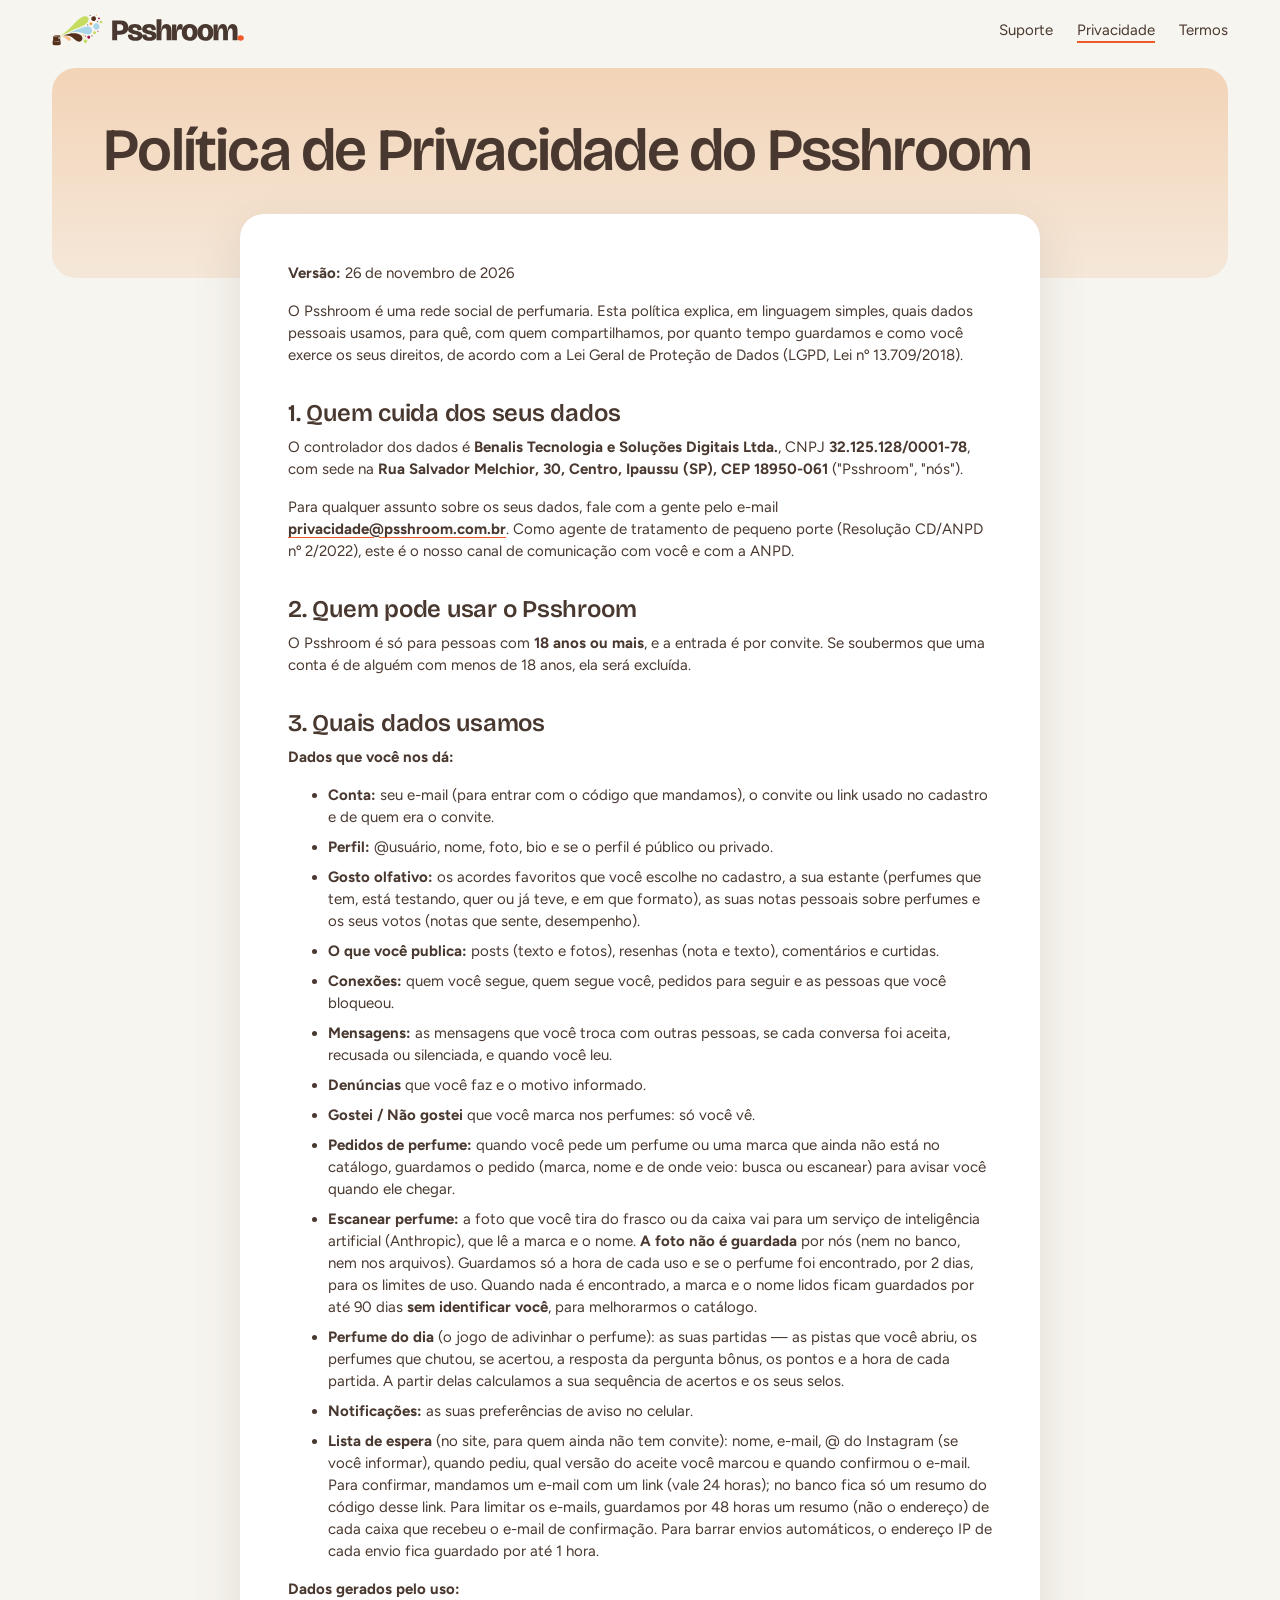
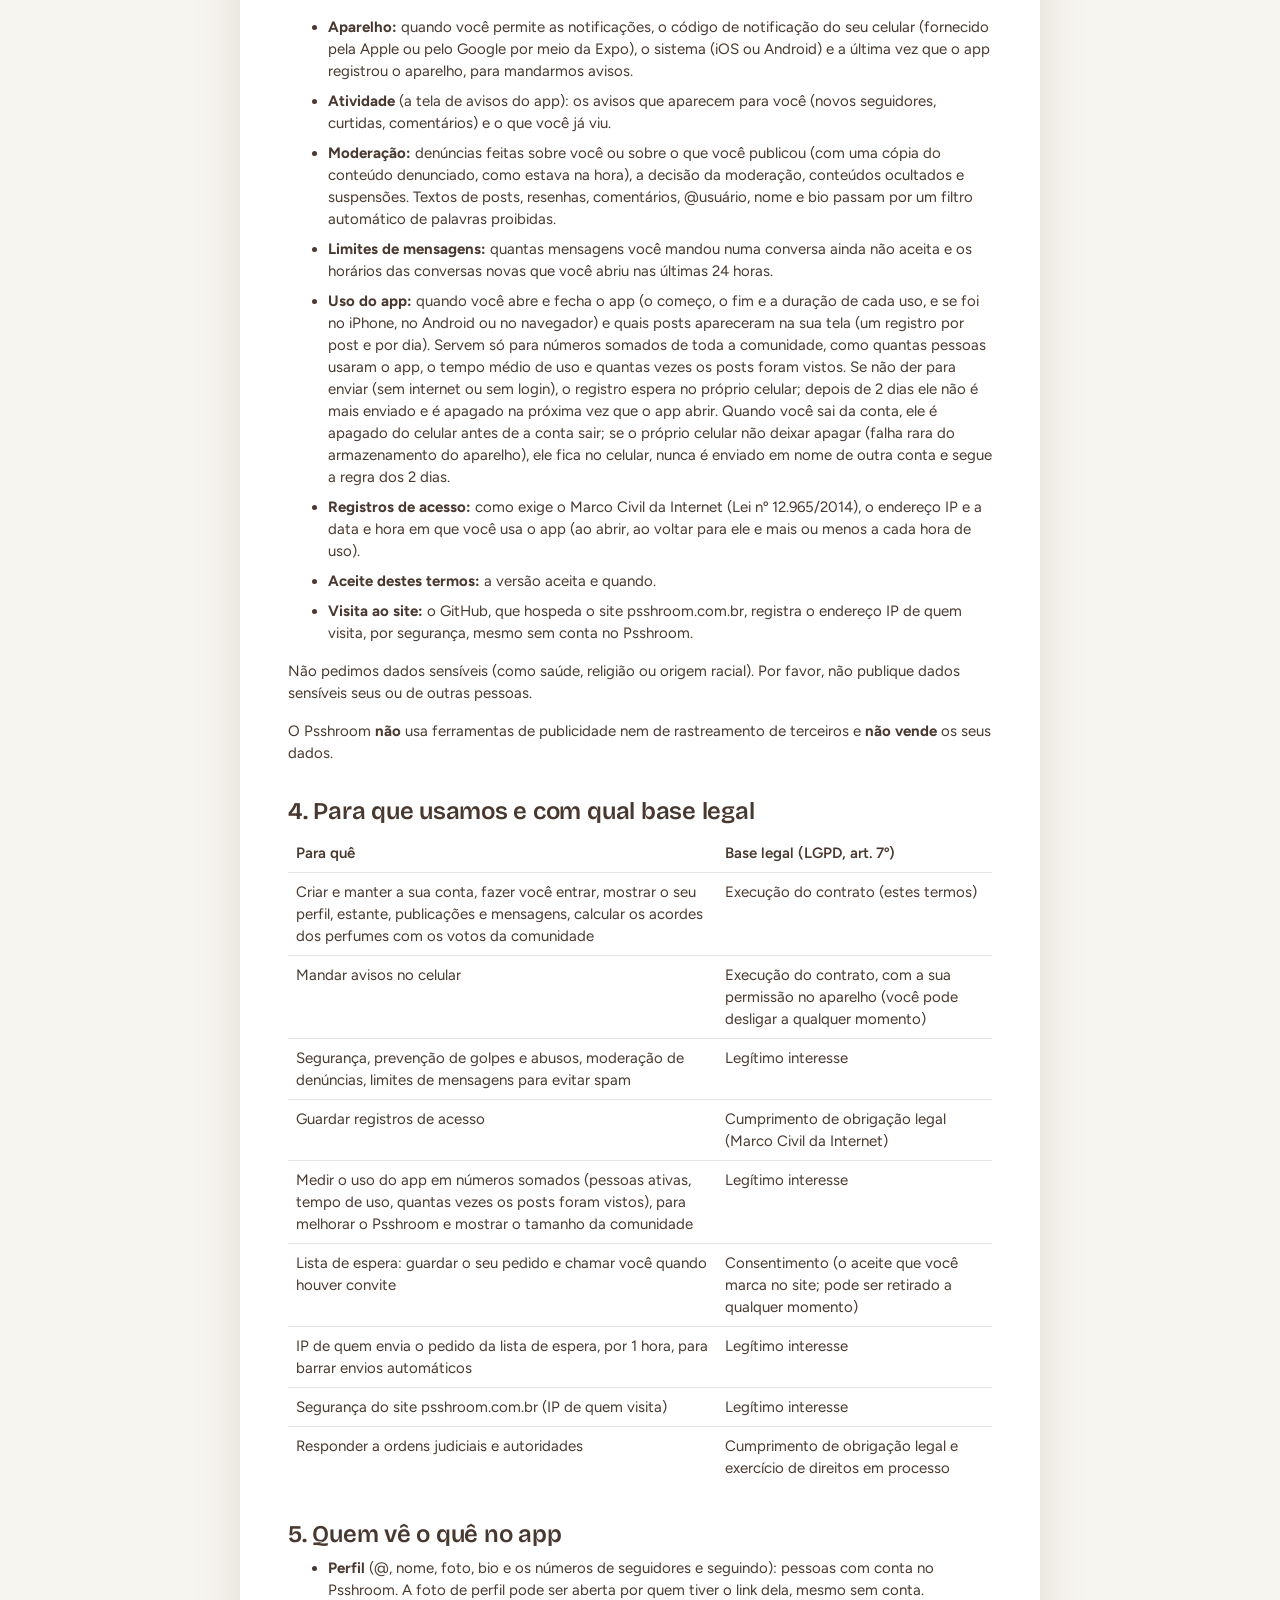
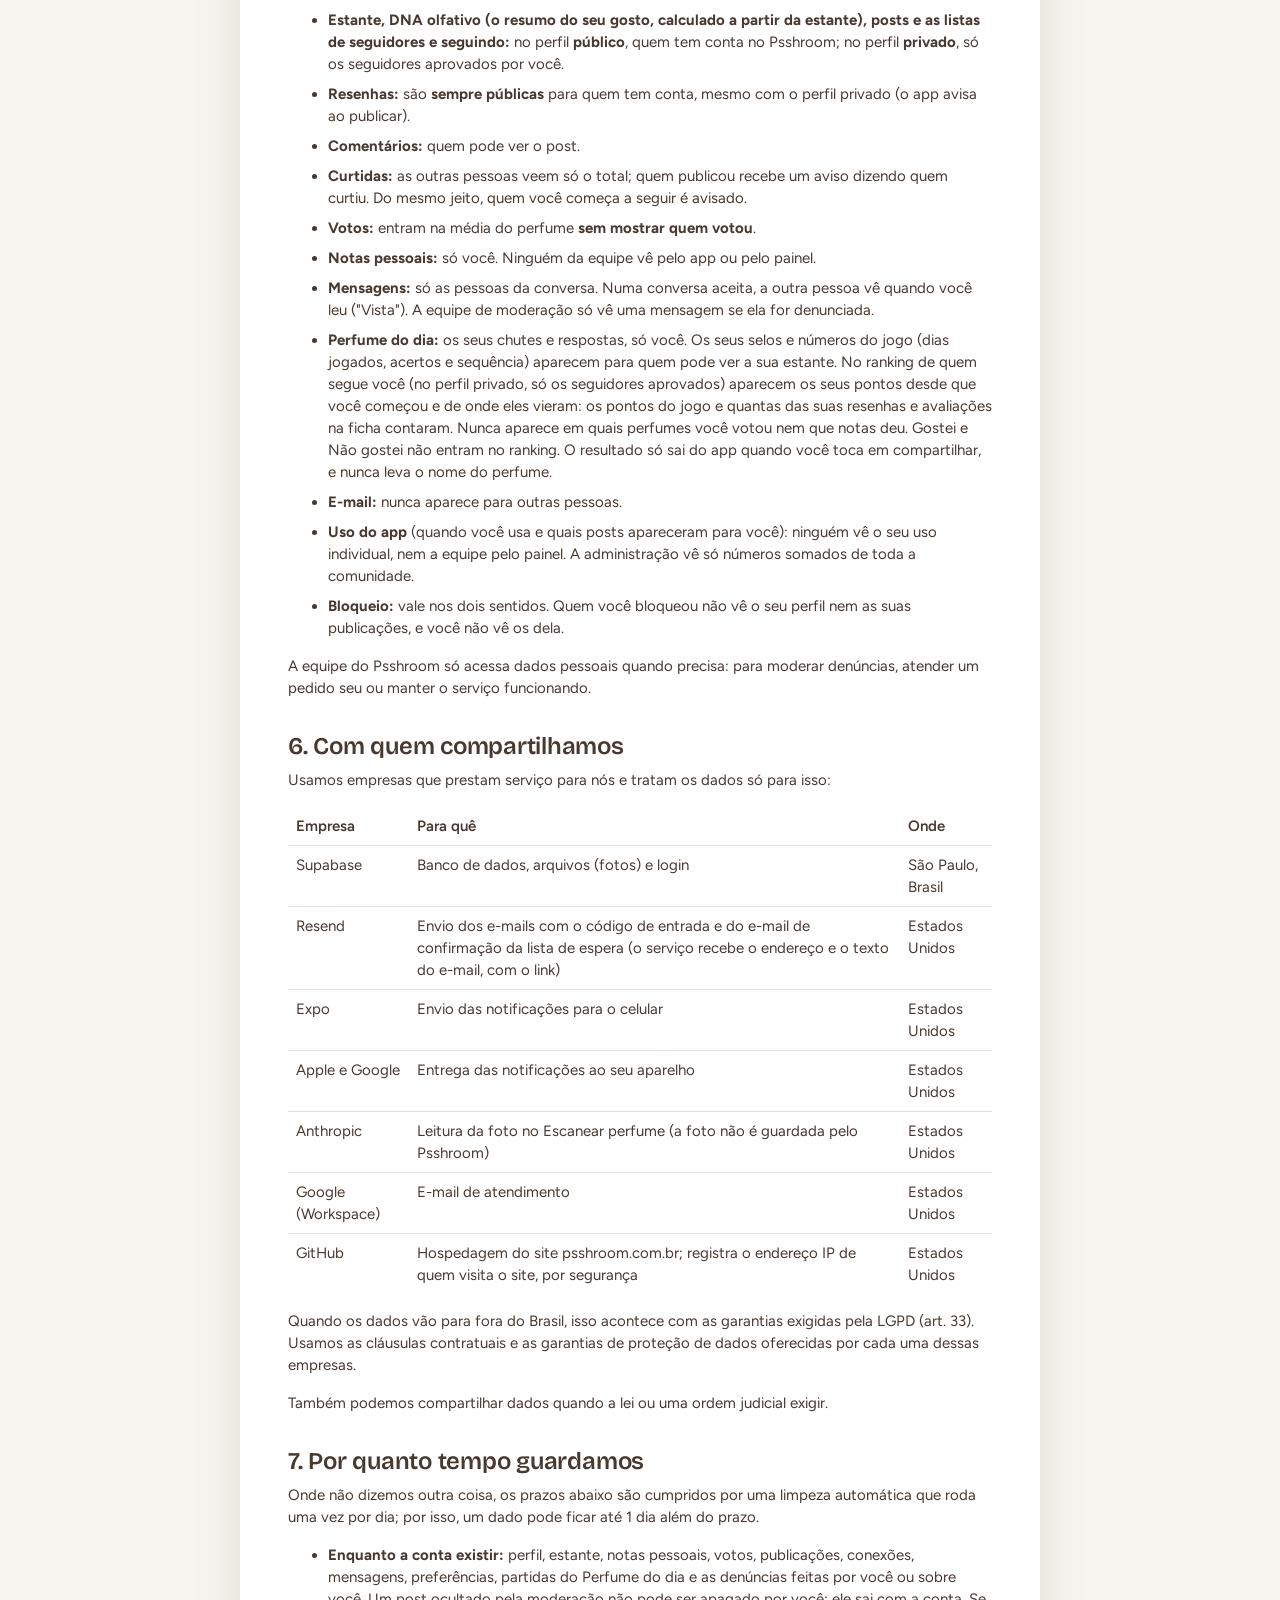
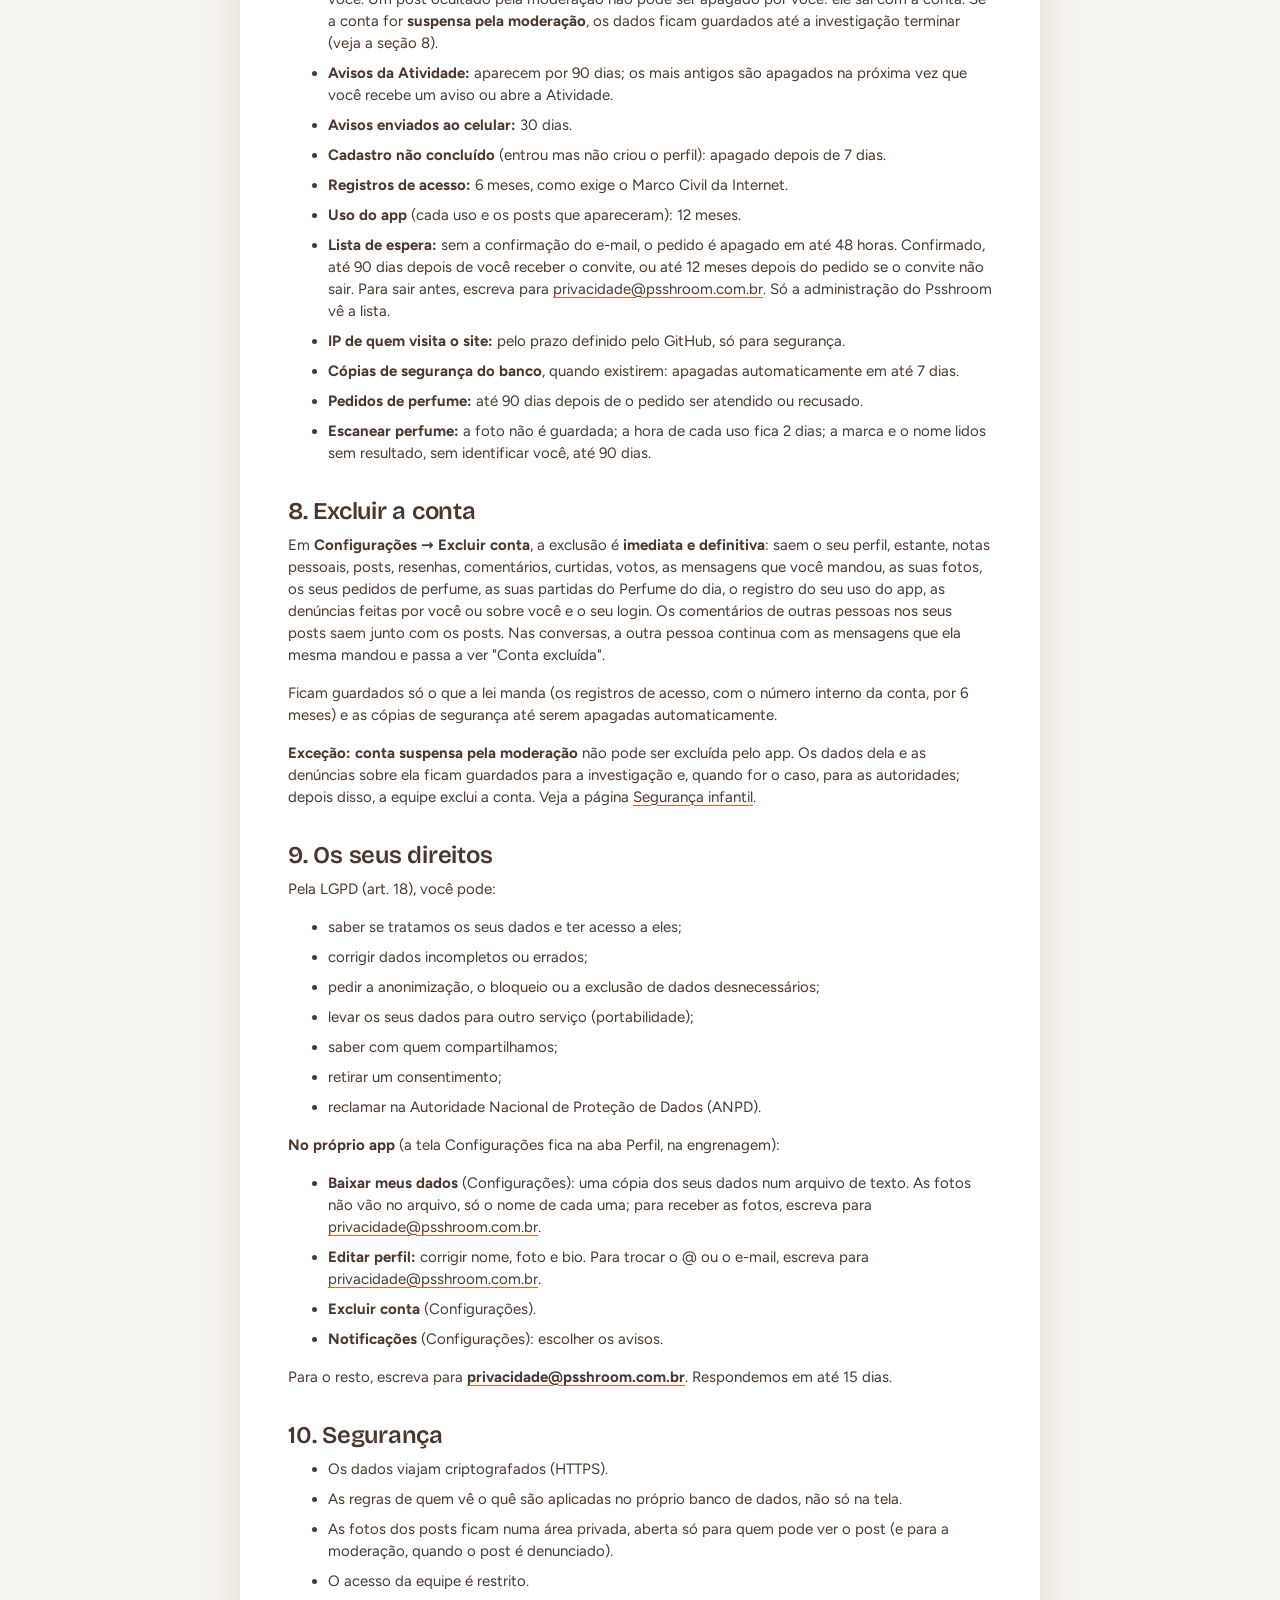
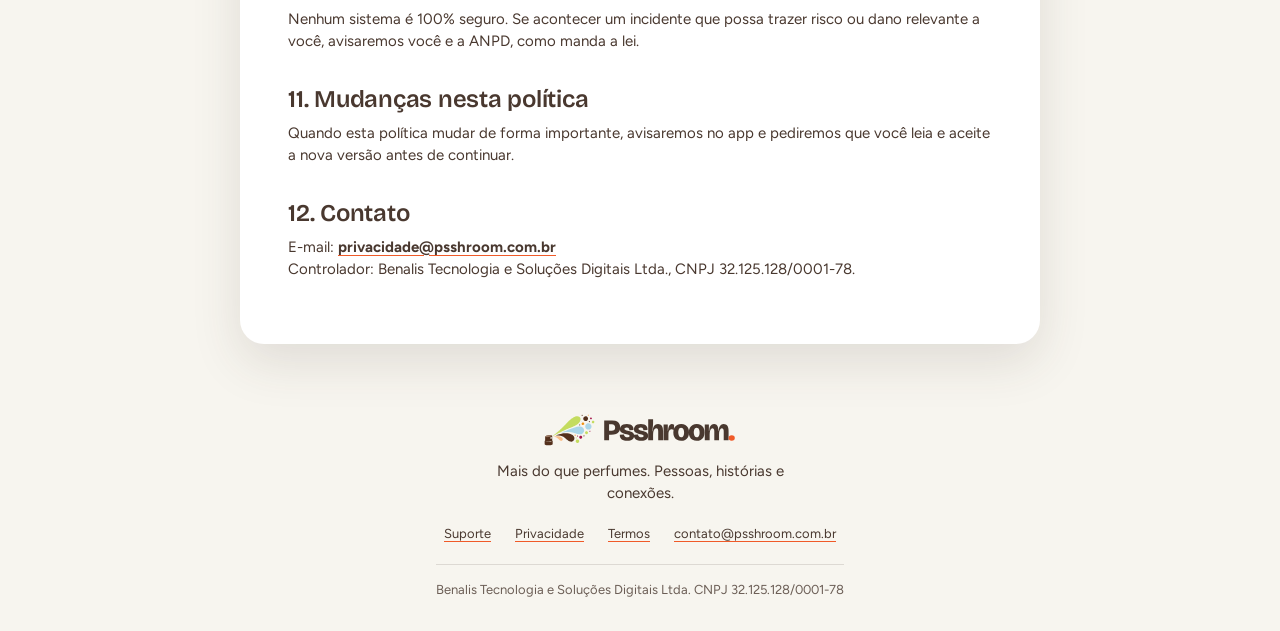
<file: privacidade/index.html>
<!doctype html>
<html lang="pt-BR">
<head>
<meta charset="utf-8">
<meta name="viewport" content="width=device-width, initial-scale=1">
<title>Política de Privacidade | Psshroom</title>
<meta name="description" content="Quais dados o Psshroom usa, para quê e como exercer os seus direitos.">
<link rel="canonical" href="https://psshroom.com.br/privacidade/">
<meta property="og:url" content="https://psshroom.com.br/privacidade/">
<link rel="icon" type="image/png" href="/marca/icone.png">
<link rel="apple-touch-icon" href="/marca/icone-apple.png">
<meta property="og:type" content="website">
<meta property="og:site_name" content="Psshroom">
<meta property="og:locale" content="pt_BR">
<meta property="og:title" content="Política de Privacidade | Psshroom">
<meta property="og:description" content="Quais dados o Psshroom usa, para quê e como exercer os seus direitos.">
<meta property="og:image" content="https://psshroom.com.br/marca/compartilhar.jpg">
<meta property="og:image:width" content="1200">
<meta property="og:image:height" content="630">
<meta property="og:image:alt" content="Psshroom. Nem todo mundo vai entrar. Só por convite.">
<meta name="twitter:card" content="summary_large_image">
<link rel="stylesheet" href="/estilo.css?v=c6f35d38">
</head>
<body>
<header class="topo">
<a class="logo" href="/"><img src="/marca/simbolo.svg" alt="" height="32"><img src="/marca/texto-marrom.svg" alt="Psshroom." height="24"></a>
<nav aria-label="Principal">
<a href="/suporte/">Suporte</a>
<a href="/privacidade/" aria-current="page">Privacidade</a>
<a href="/termos/">Termos</a>
</nav>
</header>
<main>
<div class="pagina">
<div class="faixa"><h1>Política de Privacidade do Psshroom</h1></div>
<div class="folha">
<p><strong>Versão:</strong> 26 de novembro de 2026</p>
<p>O Psshroom é uma rede social de perfumaria. Esta política explica, em linguagem simples, quais dados pessoais usamos, para quê, com quem compartilhamos, por quanto tempo guardamos e como você exerce os seus direitos, de acordo com a Lei Geral de Proteção de Dados (LGPD, Lei nº 13.709/2018).</p>
<h2>1. Quem cuida dos seus dados</h2>
<p>O controlador dos dados é <strong>Benalis Tecnologia e Soluções Digitais Ltda.</strong>, CNPJ <strong>32.125.128/0001-78</strong>, com sede na <strong>Rua Salvador Melchior, 30, Centro, Ipaussu (SP), CEP 18950-061</strong> ("Psshroom", "nós").</p>
<p>Para qualquer assunto sobre os seus dados, fale com a gente pelo e-mail <strong><a href="mailto:privacidade@psshroom.com.br">privacidade@psshroom.com.br</a></strong>. Como agente de tratamento de pequeno porte (Resolução CD/ANPD nº 2/2022), este é o nosso canal de comunicação com você e com a ANPD.</p>
<h2>2. Quem pode usar o Psshroom</h2>
<p>O Psshroom é só para pessoas com <strong>18 anos ou mais</strong>, e a entrada é por convite. Se soubermos que uma conta é de alguém com menos de 18 anos, ela será excluída.</p>
<h2>3. Quais dados usamos</h2>
<p><strong>Dados que você nos dá:</strong></p>
<ul>
<li><strong>Conta:</strong> seu e-mail (para entrar com o código que mandamos), o convite ou link usado no cadastro e de quem era o convite.</li>
<li><strong>Perfil:</strong> @usuário, nome, foto, bio e se o perfil é público ou privado.</li>
<li><strong>Gosto olfativo:</strong> os acordes favoritos que você escolhe no cadastro, a sua estante (perfumes que tem, está testando, quer ou já teve, e em que formato), as suas notas pessoais sobre perfumes e os seus votos (notas que sente, desempenho).</li>
<li><strong>O que você publica:</strong> posts (texto e fotos), resenhas (nota e texto), comentários e curtidas.</li>
<li><strong>Conexões:</strong> quem você segue, quem segue você, pedidos para seguir e as pessoas que você bloqueou.</li>
<li><strong>Mensagens:</strong> as mensagens que você troca com outras pessoas, se cada conversa foi aceita, recusada ou silenciada, e quando você leu.</li>
<li><strong>Denúncias</strong> que você faz e o motivo informado.</li>
<li><strong>Gostei / Não gostei</strong> que você marca nos perfumes: só você vê.</li>
<li><strong>Pedidos de perfume:</strong> quando você pede um perfume ou uma marca que ainda não está no catálogo, guardamos o pedido (marca, nome e de onde veio: busca ou escanear) para avisar você quando ele chegar.</li>
<li><strong>Escanear perfume:</strong> a foto que você tira do frasco ou da caixa vai para um serviço de inteligência artificial (Anthropic), que lê a marca e o nome. <strong>A foto não é guardada</strong> por nós (nem no banco, nem nos arquivos). Guardamos só a hora de cada uso e se o perfume foi encontrado, por 2 dias, para os limites de uso. Quando nada é encontrado, a marca e o nome lidos ficam guardados por até 90 dias <strong>sem identificar você</strong>, para melhorarmos o catálogo.</li>
<li><strong>Perfume do dia</strong> (o jogo de adivinhar o perfume): as suas partidas — as pistas que você abriu, os perfumes que chutou, se acertou, a resposta da pergunta bônus, os pontos e a hora de cada partida. A partir delas calculamos a sua sequência de acertos e os seus selos.</li>
<li><strong>Notificações:</strong> as suas preferências de aviso no celular.</li>
<li><strong>Lista de espera</strong> (no site, para quem ainda não tem convite): nome, e-mail, @ do Instagram (se você informar), quando pediu, qual versão do aceite você marcou e quando confirmou o e-mail. Para confirmar, mandamos um e-mail com um link (vale 24 horas); no banco fica só um resumo do código desse link. Para limitar os e-mails, guardamos por 48 horas um resumo (não o endereço) de cada caixa que recebeu o e-mail de confirmação. Para barrar envios automáticos, o endereço IP de cada envio fica guardado por até 1 hora.</li>
</ul>
<p><strong>Dados gerados pelo uso:</strong></p>
<ul>
<li><strong>Aparelho:</strong> quando você permite as notificações, o código de notificação do seu celular (fornecido pela Apple ou pelo Google por meio da Expo), o sistema (iOS ou Android) e a última vez que o app registrou o aparelho, para mandarmos avisos.</li>
<li><strong>Atividade</strong> (a tela de avisos do app): os avisos que aparecem para você (novos seguidores, curtidas, comentários) e o que você já viu.</li>
<li><strong>Moderação:</strong> denúncias feitas sobre você ou sobre o que você publicou (com uma cópia do conteúdo denunciado, como estava na hora), a decisão da moderação, conteúdos ocultados e suspensões. Textos de posts, resenhas, comentários, @usuário, nome e bio passam por um filtro automático de palavras proibidas.</li>
<li><strong>Limites de mensagens:</strong> quantas mensagens você mandou numa conversa ainda não aceita e os horários das conversas novas que você abriu nas últimas 24 horas.</li>
<li><strong>Uso do app:</strong> quando você abre e fecha o app (o começo, o fim e a duração de cada uso, e se foi no iPhone, no Android ou no navegador) e quais posts apareceram na sua tela (um registro por post e por dia). Servem só para números somados de toda a comunidade, como quantas pessoas usaram o app, o tempo médio de uso e quantas vezes os posts foram vistos. Se não der para enviar (sem internet ou sem login), o registro espera no próprio celular; depois de 2 dias ele não é mais enviado e é apagado na próxima vez que o app abrir. Quando você sai da conta, ele é apagado do celular antes de a conta sair; se o próprio celular não deixar apagar (falha rara do armazenamento do aparelho), ele fica no celular, nunca é enviado em nome de outra conta e segue a regra dos 2 dias.</li>
<li><strong>Registros de acesso:</strong> como exige o Marco Civil da Internet (Lei nº 12.965/2014), o endereço IP e a data e hora em que você usa o app (ao abrir, ao voltar para ele e mais ou menos a cada hora de uso).</li>
<li><strong>Aceite destes termos:</strong> a versão aceita e quando.</li>
<li><strong>Visita ao site:</strong> o GitHub, que hospeda o site psshroom.com.br, registra o endereço IP de quem visita, por segurança, mesmo sem conta no Psshroom.</li>
</ul>
<p>Não pedimos dados sensíveis (como saúde, religião ou origem racial). Por favor, não publique dados sensíveis seus ou de outras pessoas.</p>
<p>O Psshroom <strong>não</strong> usa ferramentas de publicidade nem de rastreamento de terceiros e <strong>não vende</strong> os seus dados.</p>
<h2>4. Para que usamos e com qual base legal</h2>
<div class="tabela"><table><thead><tr><th scope="col">Para quê</th><th scope="col">Base legal (LGPD, art. 7º)</th></tr></thead><tbody>
<tr><td>Criar e manter a sua conta, fazer você entrar, mostrar o seu perfil, estante, publicações e mensagens, calcular os acordes dos perfumes com os votos da comunidade</td><td>Execução do contrato (estes termos)</td></tr>
<tr><td>Mandar avisos no celular</td><td>Execução do contrato, com a sua permissão no aparelho (você pode desligar a qualquer momento)</td></tr>
<tr><td>Segurança, prevenção de golpes e abusos, moderação de denúncias, limites de mensagens para evitar spam</td><td>Legítimo interesse</td></tr>
<tr><td>Guardar registros de acesso</td><td>Cumprimento de obrigação legal (Marco Civil da Internet)</td></tr>
<tr><td>Medir o uso do app em números somados (pessoas ativas, tempo de uso, quantas vezes os posts foram vistos), para melhorar o Psshroom e mostrar o tamanho da comunidade</td><td>Legítimo interesse</td></tr>
<tr><td>Lista de espera: guardar o seu pedido e chamar você quando houver convite</td><td>Consentimento (o aceite que você marca no site; pode ser retirado a qualquer momento)</td></tr>
<tr><td>IP de quem envia o pedido da lista de espera, por 1 hora, para barrar envios automáticos</td><td>Legítimo interesse</td></tr>
<tr><td>Segurança do site psshroom.com.br (IP de quem visita)</td><td>Legítimo interesse</td></tr>
<tr><td>Responder a ordens judiciais e autoridades</td><td>Cumprimento de obrigação legal e exercício de direitos em processo</td></tr>
</tbody></table></div>
<h2>5. Quem vê o quê no app</h2>
<ul>
<li><strong>Perfil</strong> (@, nome, foto, bio e os números de seguidores e seguindo): pessoas com conta no Psshroom. A foto de perfil pode ser aberta por quem tiver o link dela, mesmo sem conta.</li>
<li><strong>Estante, DNA olfativo (o resumo do seu gosto, calculado a partir da estante), posts e as listas de seguidores e seguindo:</strong> no perfil <strong>público</strong>, quem tem conta no Psshroom; no perfil <strong>privado</strong>, só os seguidores aprovados por você.</li>
<li><strong>Resenhas:</strong> são <strong>sempre públicas</strong> para quem tem conta, mesmo com o perfil privado (o app avisa ao publicar).</li>
<li><strong>Comentários:</strong> quem pode ver o post.</li>
<li><strong>Curtidas:</strong> as outras pessoas veem só o total; quem publicou recebe um aviso dizendo quem curtiu. Do mesmo jeito, quem você começa a seguir é avisado.</li>
<li><strong>Votos:</strong> entram na média do perfume <strong>sem mostrar quem votou</strong>.</li>
<li><strong>Notas pessoais:</strong> só você. Ninguém da equipe vê pelo app ou pelo painel.</li>
<li><strong>Mensagens:</strong> só as pessoas da conversa. Numa conversa aceita, a outra pessoa vê quando você leu ("Vista"). A equipe de moderação só vê uma mensagem se ela for denunciada.</li>
<li><strong>Perfume do dia:</strong> os seus chutes e respostas, só você. Os seus selos e números do jogo (dias jogados, acertos e sequência) aparecem para quem pode ver a sua estante. No ranking de quem segue você (no perfil privado, só os seguidores aprovados) aparecem os seus pontos desde que você começou e de onde eles vieram: os pontos do jogo e quantas das suas resenhas e avaliações na ficha contaram. Nunca aparece em quais perfumes você votou nem que notas deu. Gostei e Não gostei não entram no ranking. O resultado só sai do app quando você toca em compartilhar, e nunca leva o nome do perfume.</li>
<li><strong>E-mail:</strong> nunca aparece para outras pessoas.</li>
<li><strong>Uso do app</strong> (quando você usa e quais posts apareceram para você): ninguém vê o seu uso individual, nem a equipe pelo painel. A administração vê só números somados de toda a comunidade.</li>
<li><strong>Bloqueio:</strong> vale nos dois sentidos. Quem você bloqueou não vê o seu perfil nem as suas publicações, e você não vê os dela.</li>
</ul>
<p>A equipe do Psshroom só acessa dados pessoais quando precisa: para moderar denúncias, atender um pedido seu ou manter o serviço funcionando.</p>
<h2>6. Com quem compartilhamos</h2>
<p>Usamos empresas que prestam serviço para nós e tratam os dados só para isso:</p>
<div class="tabela"><table><thead><tr><th scope="col">Empresa</th><th scope="col">Para quê</th><th scope="col">Onde</th></tr></thead><tbody>
<tr><td>Supabase</td><td>Banco de dados, arquivos (fotos) e login</td><td>São Paulo, Brasil</td></tr>
<tr><td>Resend</td><td>Envio dos e-mails com o código de entrada e do e-mail de confirmação da lista de espera (o serviço recebe o endereço e o texto do e-mail, com o link)</td><td>Estados Unidos</td></tr>
<tr><td>Expo</td><td>Envio das notificações para o celular</td><td>Estados Unidos</td></tr>
<tr><td>Apple e Google</td><td>Entrega das notificações ao seu aparelho</td><td>Estados Unidos</td></tr>
<tr><td>Anthropic</td><td>Leitura da foto no Escanear perfume (a foto não é guardada pelo Psshroom)</td><td>Estados Unidos</td></tr>
<tr><td>Google (Workspace)</td><td>E-mail de atendimento</td><td>Estados Unidos</td></tr>
<tr><td>GitHub</td><td>Hospedagem do site psshroom.com.br; registra o endereço IP de quem visita o site, por segurança</td><td>Estados Unidos</td></tr>
</tbody></table></div>
<p>Quando os dados vão para fora do Brasil, isso acontece com as garantias exigidas pela LGPD (art. 33). Usamos as cláusulas contratuais e as garantias de proteção de dados oferecidas por cada uma dessas empresas.</p>
<p>Também podemos compartilhar dados quando a lei ou uma ordem judicial exigir.</p>
<h2>7. Por quanto tempo guardamos</h2>
<p>Onde não dizemos outra coisa, os prazos abaixo são cumpridos por uma limpeza automática que roda uma vez por dia; por isso, um dado pode ficar até 1 dia além do prazo.</p>
<ul>
<li><strong>Enquanto a conta existir:</strong> perfil, estante, notas pessoais, votos, publicações, conexões, mensagens, preferências, partidas do Perfume do dia e as denúncias feitas por você ou sobre você. Um post ocultado pela moderação não pode ser apagado por você: ele sai com a conta. Se a conta for <strong>suspensa pela moderação</strong>, os dados ficam guardados até a investigação terminar (veja a seção 8).</li>
<li><strong>Avisos da Atividade:</strong> aparecem por 90 dias; os mais antigos são apagados na próxima vez que você recebe um aviso ou abre a Atividade.</li>
<li><strong>Avisos enviados ao celular:</strong> 30 dias.</li>
<li><strong>Cadastro não concluído</strong> (entrou mas não criou o perfil): apagado depois de 7 dias.</li>
<li><strong>Registros de acesso:</strong> 6 meses, como exige o Marco Civil da Internet.</li>
<li><strong>Uso do app</strong> (cada uso e os posts que apareceram): 12 meses.</li>
<li><strong>Lista de espera:</strong> sem a confirmação do e-mail, o pedido é apagado em até 48 horas. Confirmado, até 90 dias depois de você receber o convite, ou até 12 meses depois do pedido se o convite não sair. Para sair antes, escreva para <a href="mailto:privacidade@psshroom.com.br">privacidade@psshroom.com.br</a>. Só a administração do Psshroom vê a lista.</li>
<li><strong>IP de quem visita o site:</strong> pelo prazo definido pelo GitHub, só para segurança.</li>
<li><strong>Cópias de segurança do banco</strong>, quando existirem: apagadas automaticamente em até 7 dias.</li>
<li><strong>Pedidos de perfume:</strong> até 90 dias depois de o pedido ser atendido ou recusado.</li>
<li><strong>Escanear perfume:</strong> a foto não é guardada; a hora de cada uso fica 2 dias; a marca e o nome lidos sem resultado, sem identificar você, até 90 dias.</li>
</ul>
<h2>8. Excluir a conta</h2>
<p>Em <strong>Configurações → Excluir conta</strong>, a exclusão é <strong>imediata e definitiva</strong>: saem o seu perfil, estante, notas pessoais, posts, resenhas, comentários, curtidas, votos, as mensagens que você mandou, as suas fotos, os seus pedidos de perfume, as suas partidas do Perfume do dia, o registro do seu uso do app, as denúncias feitas por você ou sobre você e o seu login. Os comentários de outras pessoas nos seus posts saem junto com os posts. Nas conversas, a outra pessoa continua com as mensagens que ela mesma mandou e passa a ver "Conta excluída".</p>
<p>Ficam guardados só o que a lei manda (os registros de acesso, com o número interno da conta, por 6 meses) e as cópias de segurança até serem apagadas automaticamente.</p>
<p><strong>Exceção: conta suspensa pela moderação</strong> não pode ser excluída pelo app. Os dados dela e as denúncias sobre ela ficam guardados para a investigação e, quando for o caso, para as autoridades; depois disso, a equipe exclui a conta. Veja a página <a href="/seguranca-infantil/">Segurança infantil</a>.</p>
<h2>9. Os seus direitos</h2>
<p>Pela LGPD (art. 18), você pode:</p>
<ul>
<li>saber se tratamos os seus dados e ter acesso a eles;</li>
<li>corrigir dados incompletos ou errados;</li>
<li>pedir a anonimização, o bloqueio ou a exclusão de dados desnecessários;</li>
<li>levar os seus dados para outro serviço (portabilidade);</li>
<li>saber com quem compartilhamos;</li>
<li>retirar um consentimento;</li>
<li>reclamar na Autoridade Nacional de Proteção de Dados (ANPD).</li>
</ul>
<p><strong>No próprio app</strong> (a tela Configurações fica na aba Perfil, na engrenagem):</p>
<ul>
<li><strong>Baixar meus dados</strong> (Configurações): uma cópia dos seus dados num arquivo de texto. As fotos não vão no arquivo, só o nome de cada uma; para receber as fotos, escreva para <a href="mailto:privacidade@psshroom.com.br">privacidade@psshroom.com.br</a>.</li>
<li><strong>Editar perfil:</strong> corrigir nome, foto e bio. Para trocar o @ ou o e-mail, escreva para <a href="mailto:privacidade@psshroom.com.br">privacidade@psshroom.com.br</a>.</li>
<li><strong>Excluir conta</strong> (Configurações).</li>
<li><strong>Notificações</strong> (Configurações): escolher os avisos.</li>
</ul>
<p>Para o resto, escreva para <strong><a href="mailto:privacidade@psshroom.com.br">privacidade@psshroom.com.br</a></strong>. Respondemos em até 15 dias.</p>
<h2>10. Segurança</h2>
<ul>
<li>Os dados viajam criptografados (HTTPS).</li>
<li>As regras de quem vê o quê são aplicadas no próprio banco de dados, não só na tela.</li>
<li>As fotos dos posts ficam numa área privada, aberta só para quem pode ver o post (e para a moderação, quando o post é denunciado).</li>
<li>O acesso da equipe é restrito.</li>
</ul>
<p>Nenhum sistema é 100% seguro. Se acontecer um incidente que possa trazer risco ou dano relevante a você, avisaremos você e a ANPD, como manda a lei.</p>
<h2>11. Mudanças nesta política</h2>
<p>Quando esta política mudar de forma importante, avisaremos no app e pediremos que você leia e aceite a nova versão antes de continuar.</p>
<h2>12. Contato</h2>
<p>E-mail: <strong><a href="mailto:privacidade@psshroom.com.br">privacidade@psshroom.com.br</a></strong><br>
Controlador: Benalis Tecnologia e Soluções Digitais Ltda., CNPJ 32.125.128/0001-78.</p>
</div>
</div>
</main>
<footer class="rodape">
<a class="logo" href="/"><img src="/marca/simbolo.svg" alt="" height="32"><img src="/marca/texto-marrom.svg" alt="Psshroom." height="24"></a>
<p class="rodape-lema">Mais do que perfumes. Pessoas, histórias e conexões.</p>
<nav aria-label="Rodapé">
<a href="/suporte/">Suporte</a>
<a href="/privacidade/" aria-current="page">Privacidade</a>
<a href="/termos/">Termos</a>
<a href="mailto:contato@psshroom.com.br">contato@psshroom.com.br</a>
</nav>
<p class="rodape-legal"><span>Benalis Tecnologia e Soluções Digitais Ltda.</span> <span>CNPJ 32.125.128/0001-78</span></p>
</footer>
</body>
</html>
</file>
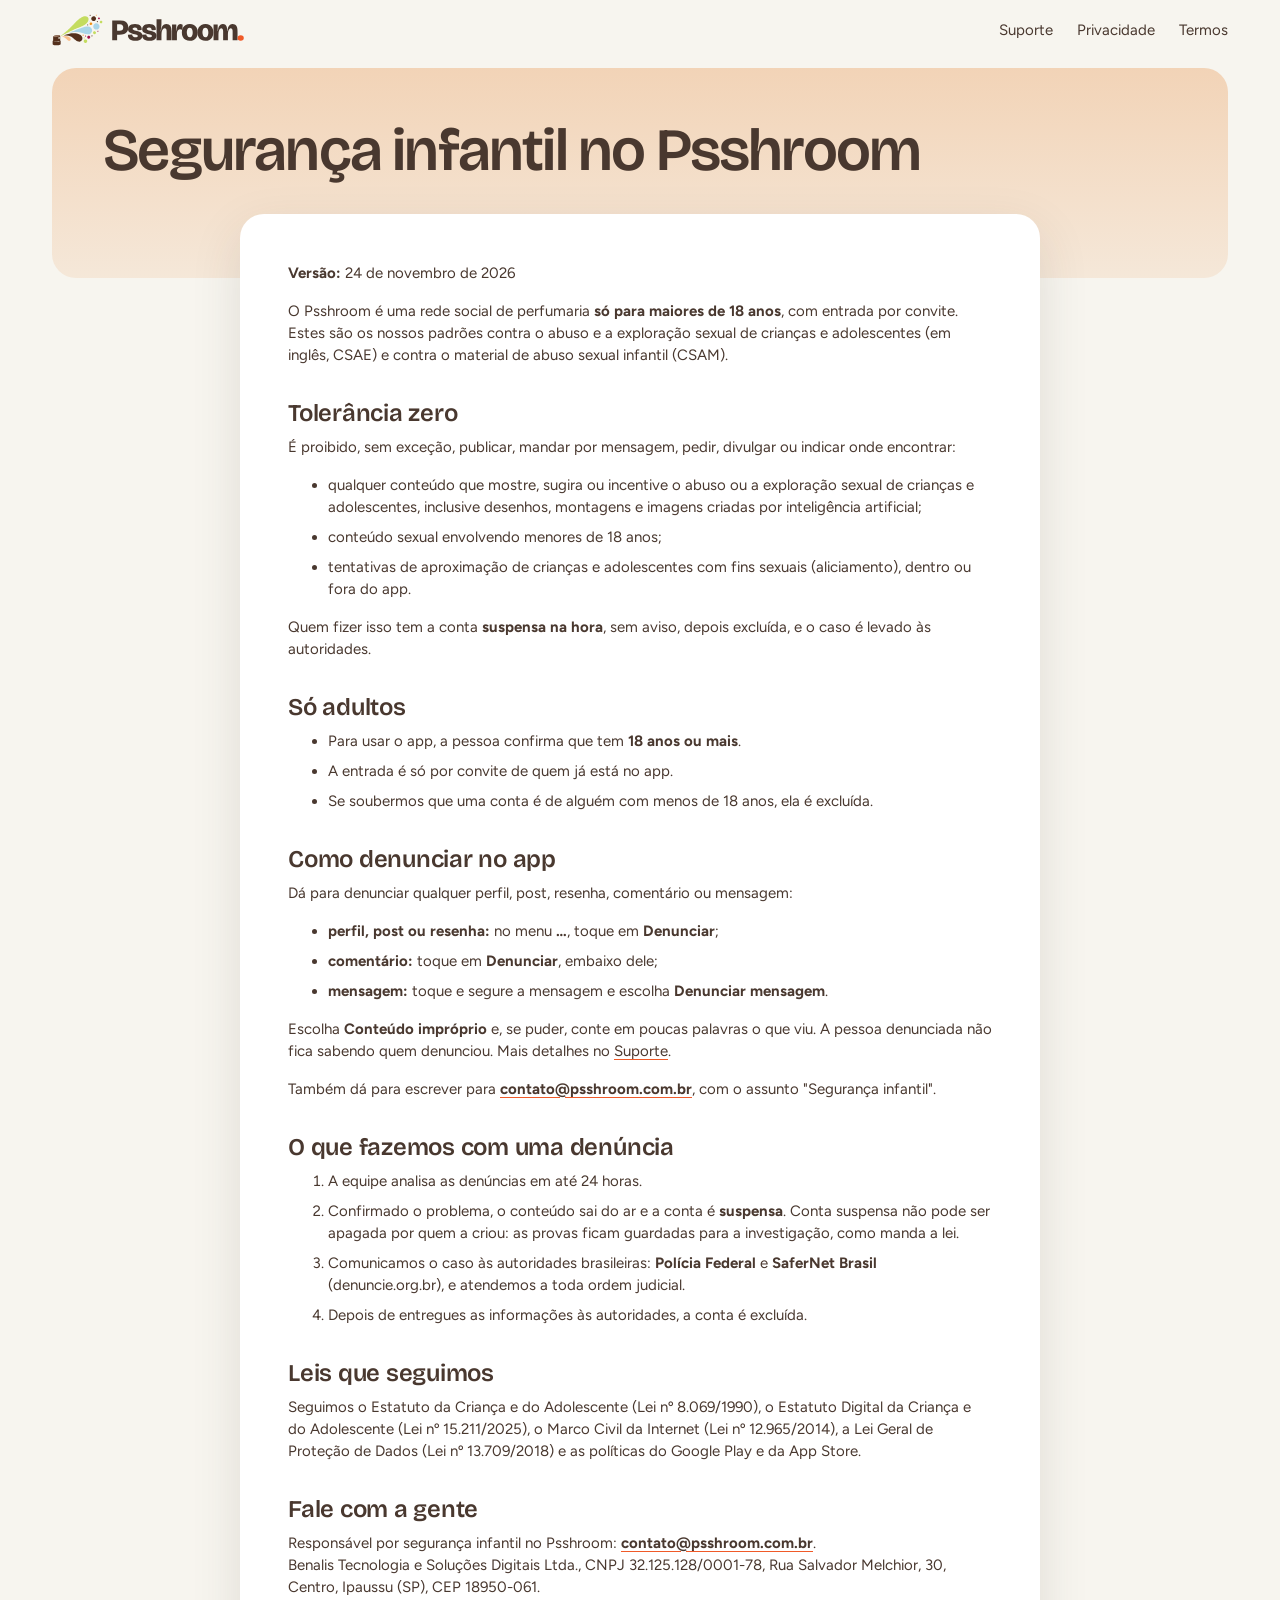
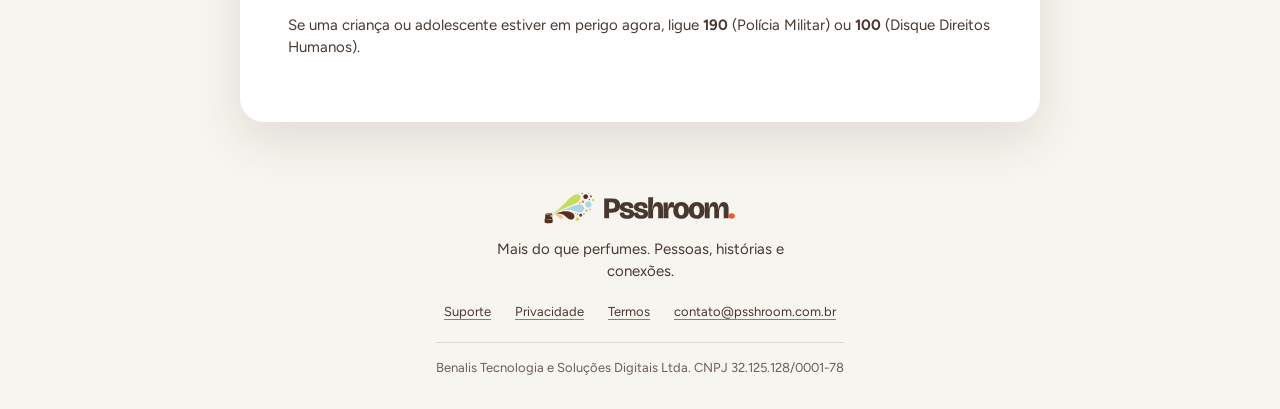
<file: seguranca-infantil/index.html>
<!doctype html>
<html lang="pt-BR">
<head>
<meta charset="utf-8">
<meta name="viewport" content="width=device-width, initial-scale=1">
<title>Segurança infantil | Psshroom</title>
<meta name="description" content="Os padrões do Psshroom contra o abuso e a exploração sexual de crianças e adolescentes.">
<link rel="canonical" href="https://psshroom.com.br/seguranca-infantil/">
<meta property="og:url" content="https://psshroom.com.br/seguranca-infantil/">
<link rel="icon" type="image/png" href="/marca/icone.png">
<link rel="apple-touch-icon" href="/marca/icone-apple.png">
<meta property="og:type" content="website">
<meta property="og:site_name" content="Psshroom">
<meta property="og:locale" content="pt_BR">
<meta property="og:title" content="Segurança infantil | Psshroom">
<meta property="og:description" content="Os padrões do Psshroom contra o abuso e a exploração sexual de crianças e adolescentes.">
<meta property="og:image" content="https://psshroom.com.br/marca/compartilhar.jpg">
<meta property="og:image:width" content="1200">
<meta property="og:image:height" content="630">
<meta property="og:image:alt" content="Psshroom. Nem todo mundo vai entrar. Só por convite.">
<meta name="twitter:card" content="summary_large_image">
<link rel="stylesheet" href="/estilo.css?v=c6f35d38">
</head>
<body>
<header class="topo">
<a class="logo" href="/"><img src="/marca/simbolo.svg" alt="" height="32"><img src="/marca/texto-marrom.svg" alt="Psshroom." height="24"></a>
<nav aria-label="Principal">
<a href="/suporte/">Suporte</a>
<a href="/privacidade/">Privacidade</a>
<a href="/termos/">Termos</a>
</nav>
</header>
<main>
<div class="pagina">
<div class="faixa"><h1>Segurança infantil no Psshroom</h1></div>
<div class="folha">
<p><strong>Versão:</strong> 24 de novembro de 2026</p>
<p>O Psshroom é uma rede social de perfumaria <strong>só para maiores de 18 anos</strong>, com entrada por convite. Estes são os nossos padrões contra o abuso e a exploração sexual de crianças e adolescentes (em inglês, CSAE) e contra o material de abuso sexual infantil (CSAM).</p>
<h2>Tolerância zero</h2>
<p>É proibido, sem exceção, publicar, mandar por mensagem, pedir, divulgar ou indicar onde encontrar:</p>
<ul>
<li>qualquer conteúdo que mostre, sugira ou incentive o abuso ou a exploração sexual de crianças e adolescentes, inclusive desenhos, montagens e imagens criadas por inteligência artificial;</li>
<li>conteúdo sexual envolvendo menores de 18 anos;</li>
<li>tentativas de aproximação de crianças e adolescentes com fins sexuais (aliciamento), dentro ou fora do app.</li>
</ul>
<p>Quem fizer isso tem a conta <strong>suspensa na hora</strong>, sem aviso, depois excluída, e o caso é levado às autoridades.</p>
<h2>Só adultos</h2>
<ul>
<li>Para usar o app, a pessoa confirma que tem <strong>18 anos ou mais</strong>.</li>
<li>A entrada é só por convite de quem já está no app.</li>
<li>Se soubermos que uma conta é de alguém com menos de 18 anos, ela é excluída.</li>
</ul>
<h2>Como denunciar no app</h2>
<p>Dá para denunciar qualquer perfil, post, resenha, comentário ou mensagem:</p>
<ul>
<li><strong>perfil, post ou resenha:</strong> no menu <strong>…</strong>, toque em <strong>Denunciar</strong>;</li>
<li><strong>comentário:</strong> toque em <strong>Denunciar</strong>, embaixo dele;</li>
<li><strong>mensagem:</strong> toque e segure a mensagem e escolha <strong>Denunciar mensagem</strong>.</li>
</ul>
<p>Escolha <strong>Conteúdo impróprio</strong> e, se puder, conte em poucas palavras o que viu. A pessoa denunciada não fica sabendo quem denunciou. Mais detalhes no <a href="/suporte/">Suporte</a>.</p>
<p>Também dá para escrever para <strong><a href="mailto:contato@psshroom.com.br">contato@psshroom.com.br</a></strong>, com o assunto "Segurança infantil".</p>
<h2>O que fazemos com uma denúncia</h2>
<ol>
<li>A equipe analisa as denúncias em até 24 horas.</li>
<li>Confirmado o problema, o conteúdo sai do ar e a conta é <strong>suspensa</strong>. Conta suspensa não pode ser apagada por quem a criou: as provas ficam guardadas para a investigação, como manda a lei.</li>
<li>Comunicamos o caso às autoridades brasileiras: <strong>Polícia Federal</strong> e <strong>SaferNet Brasil</strong> (denuncie.org.br), e atendemos a toda ordem judicial.</li>
<li>Depois de entregues as informações às autoridades, a conta é excluída.</li>
</ol>
<h2>Leis que seguimos</h2>
<p>Seguimos o Estatuto da Criança e do Adolescente (Lei nº 8.069/1990), o Estatuto Digital da Criança e do Adolescente (Lei nº 15.211/2025), o Marco Civil da Internet (Lei nº 12.965/2014), a Lei Geral de Proteção de Dados (Lei nº 13.709/2018) e as políticas do Google Play e da App Store.</p>
<h2>Fale com a gente</h2>
<p>Responsável por segurança infantil no Psshroom: <strong><a href="mailto:contato@psshroom.com.br">contato@psshroom.com.br</a></strong>.<br>
Benalis Tecnologia e Soluções Digitais Ltda., CNPJ 32.125.128/0001-78, Rua Salvador Melchior, 30, Centro, Ipaussu (SP), CEP 18950-061.</p>
<p>Se uma criança ou adolescente estiver em perigo agora, ligue <strong>190</strong> (Polícia Militar) ou <strong>100</strong> (Disque Direitos Humanos).</p>
</div>
</div>
</main>
<footer class="rodape">
<a class="logo" href="/"><img src="/marca/simbolo.svg" alt="" height="32"><img src="/marca/texto-marrom.svg" alt="Psshroom." height="24"></a>
<p class="rodape-lema">Mais do que perfumes. Pessoas, histórias e conexões.</p>
<nav aria-label="Rodapé">
<a href="/suporte/">Suporte</a>
<a href="/privacidade/">Privacidade</a>
<a href="/termos/">Termos</a>
<a href="mailto:contato@psshroom.com.br">contato@psshroom.com.br</a>
</nav>
<p class="rodape-legal"><span>Benalis Tecnologia e Soluções Digitais Ltda.</span> <span>CNPJ 32.125.128/0001-78</span></p>
</footer>
</body>
</html>
</file>
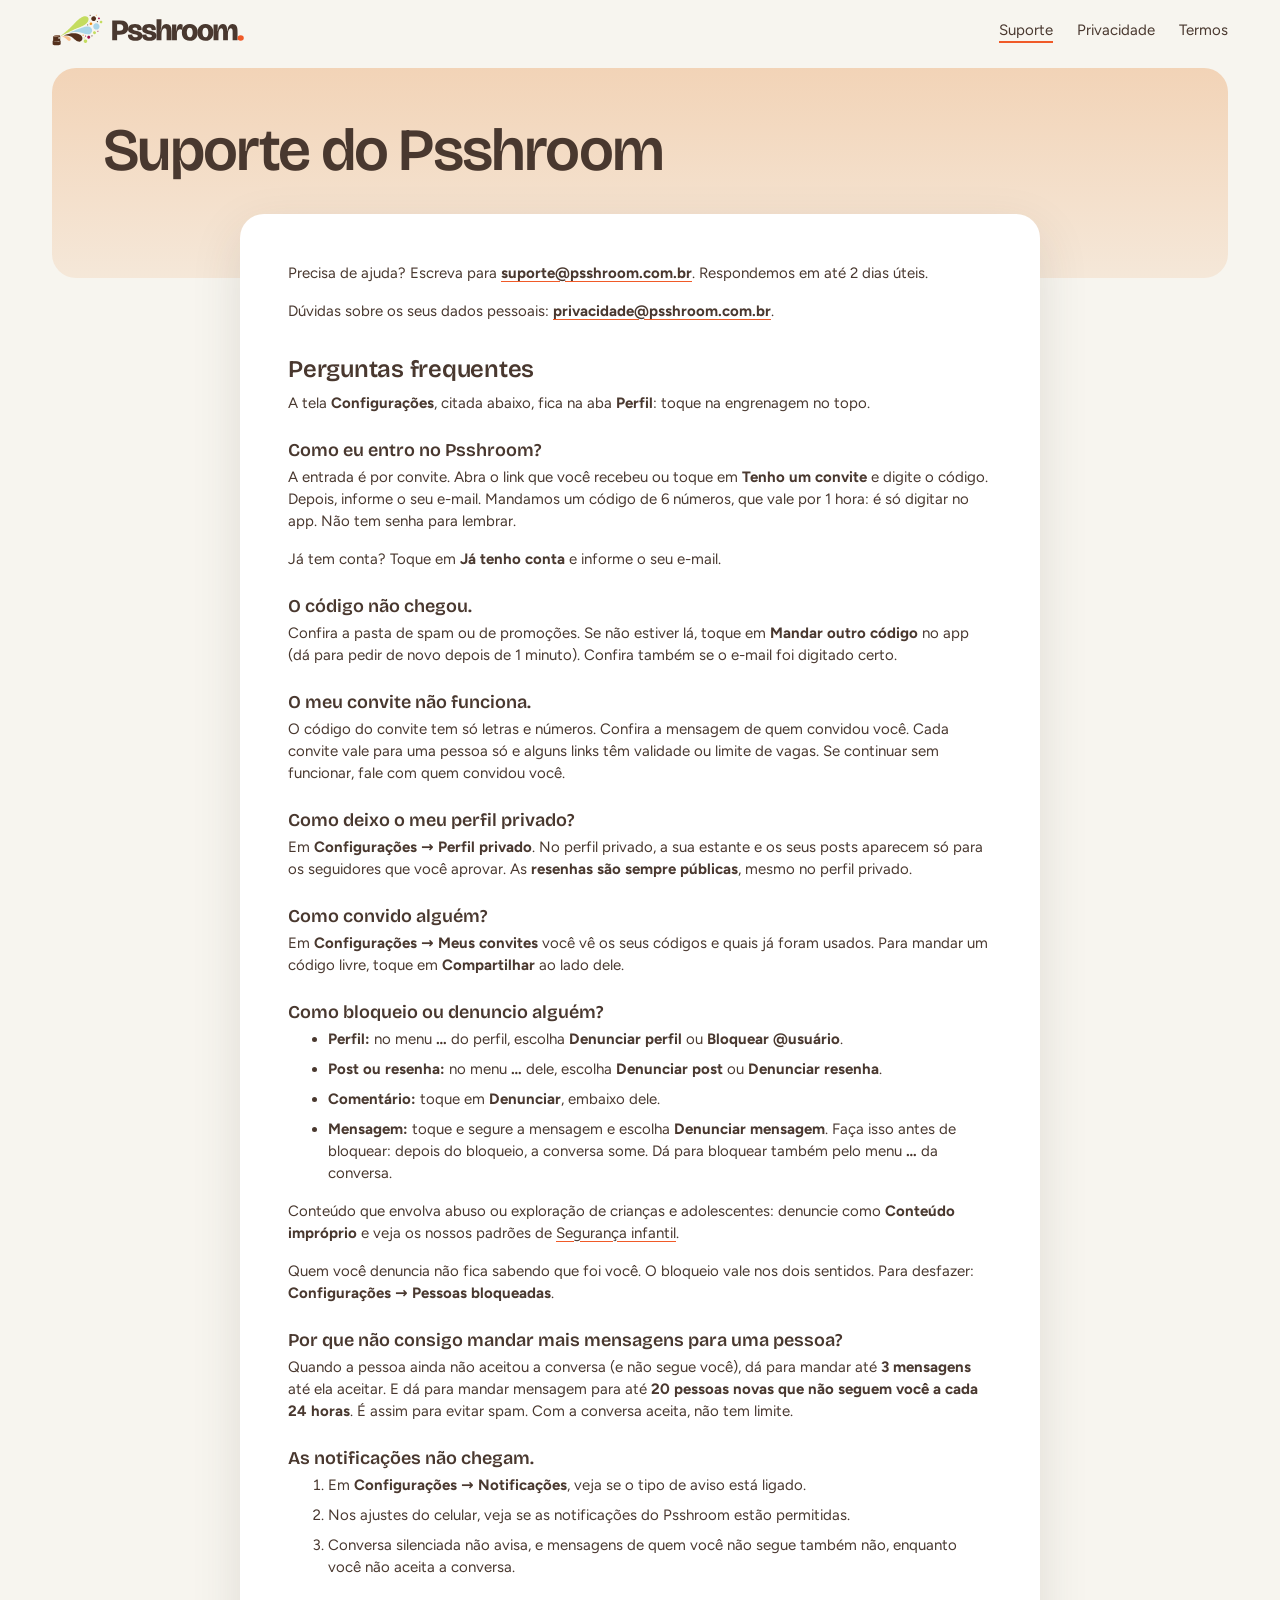
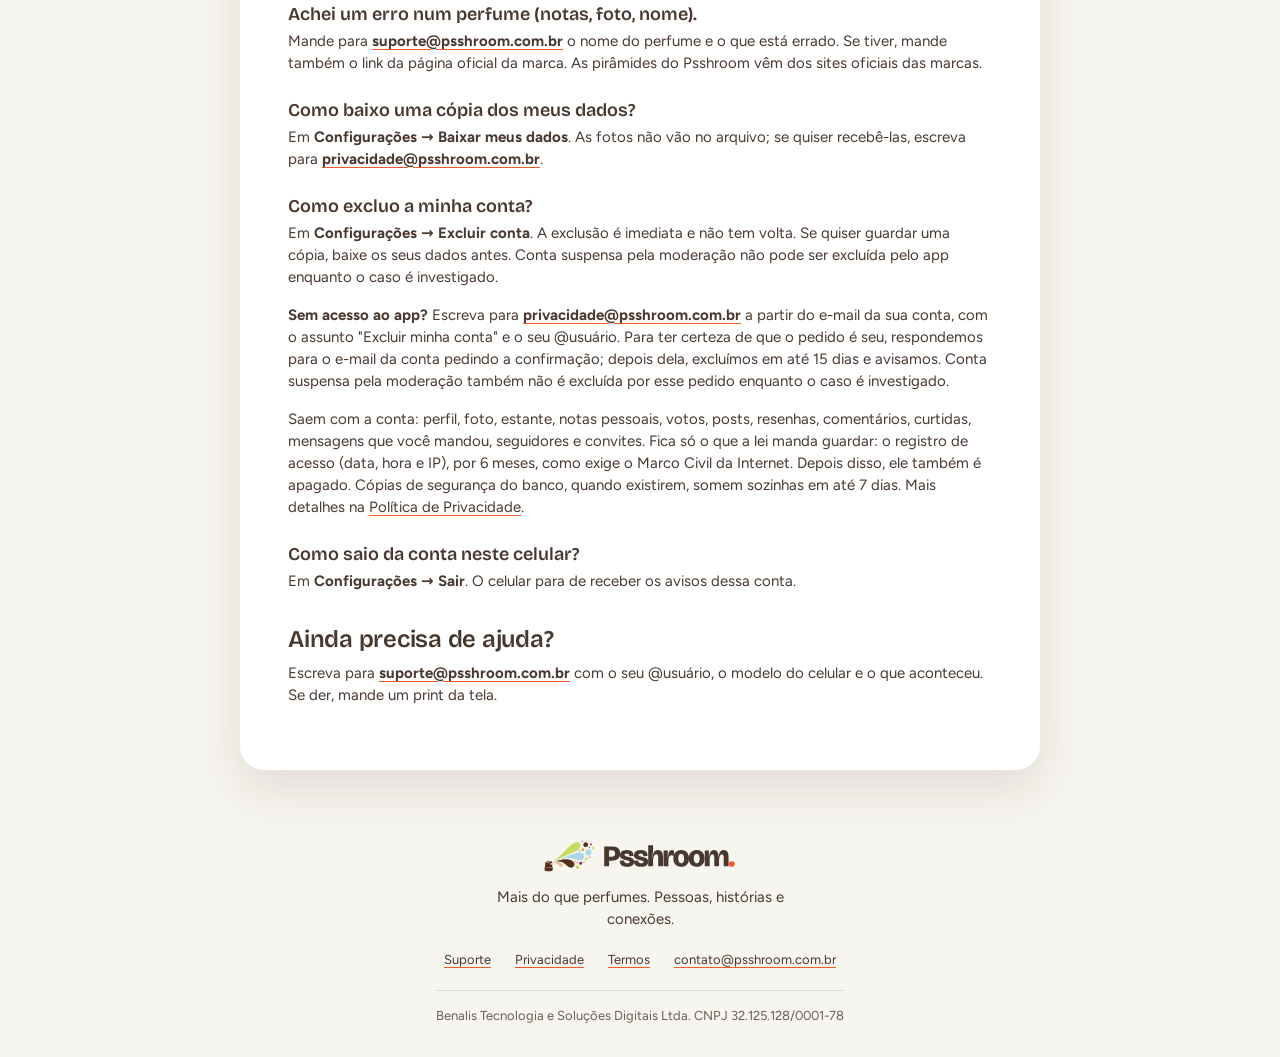
<file: suporte/index.html>
<!doctype html>
<html lang="pt-BR">
<head>
<meta charset="utf-8">
<meta name="viewport" content="width=device-width, initial-scale=1">
<title>Suporte | Psshroom</title>
<meta name="description" content="Ajuda com o Psshroom: perguntas frequentes e como falar com a gente.">
<link rel="canonical" href="https://psshroom.com.br/suporte/">
<meta property="og:url" content="https://psshroom.com.br/suporte/">
<link rel="icon" type="image/png" href="/marca/icone.png">
<link rel="apple-touch-icon" href="/marca/icone-apple.png">
<meta property="og:type" content="website">
<meta property="og:site_name" content="Psshroom">
<meta property="og:locale" content="pt_BR">
<meta property="og:title" content="Suporte | Psshroom">
<meta property="og:description" content="Ajuda com o Psshroom: perguntas frequentes e como falar com a gente.">
<meta property="og:image" content="https://psshroom.com.br/marca/compartilhar.jpg">
<meta property="og:image:width" content="1200">
<meta property="og:image:height" content="630">
<meta property="og:image:alt" content="Psshroom. Nem todo mundo vai entrar. Só por convite.">
<meta name="twitter:card" content="summary_large_image">
<link rel="stylesheet" href="/estilo.css?v=c6f35d38">
</head>
<body>
<header class="topo">
<a class="logo" href="/"><img src="/marca/simbolo.svg" alt="" height="32"><img src="/marca/texto-marrom.svg" alt="Psshroom." height="24"></a>
<nav aria-label="Principal">
<a href="/suporte/" aria-current="page">Suporte</a>
<a href="/privacidade/">Privacidade</a>
<a href="/termos/">Termos</a>
</nav>
</header>
<main>
<div class="pagina">
<div class="faixa"><h1>Suporte do Psshroom</h1></div>
<div class="folha">
<p>Precisa de ajuda? Escreva para <strong><a href="mailto:suporte@psshroom.com.br">suporte@psshroom.com.br</a></strong>. Respondemos em até 2 dias úteis.</p>
<p>Dúvidas sobre os seus dados pessoais: <strong><a href="mailto:privacidade@psshroom.com.br">privacidade@psshroom.com.br</a></strong>.</p>
<h2>Perguntas frequentes</h2>
<p>A tela <strong>Configurações</strong>, citada abaixo, fica na aba <strong>Perfil</strong>: toque na engrenagem no topo.</p>
<h3>Como eu entro no Psshroom?</h3>
<p>A entrada é por convite. Abra o link que você recebeu ou toque em <strong>Tenho um convite</strong> e digite o código. Depois, informe o seu e-mail. Mandamos um código de 6 números, que vale por 1 hora: é só digitar no app. Não tem senha para lembrar.</p>
<p>Já tem conta? Toque em <strong>Já tenho conta</strong> e informe o seu e-mail.</p>
<h3>O código não chegou.</h3>
<p>Confira a pasta de spam ou de promoções. Se não estiver lá, toque em <strong>Mandar outro código</strong> no app (dá para pedir de novo depois de 1 minuto). Confira também se o e-mail foi digitado certo.</p>
<h3>O meu convite não funciona.</h3>
<p>O código do convite tem só letras e números. Confira a mensagem de quem convidou você. Cada convite vale para uma pessoa só e alguns links têm validade ou limite de vagas. Se continuar sem funcionar, fale com quem convidou você.</p>
<h3>Como deixo o meu perfil privado?</h3>
<p>Em <strong>Configurações → Perfil privado</strong>. No perfil privado, a sua estante e os seus posts aparecem só para os seguidores que você aprovar. As <strong>resenhas são sempre públicas</strong>, mesmo no perfil privado.</p>
<h3>Como convido alguém?</h3>
<p>Em <strong>Configurações → Meus convites</strong> você vê os seus códigos e quais já foram usados. Para mandar um código livre, toque em <strong>Compartilhar</strong> ao lado dele.</p>
<h3>Como bloqueio ou denuncio alguém?</h3>
<ul>
<li><strong>Perfil:</strong> no menu <strong>…</strong> do perfil, escolha <strong>Denunciar perfil</strong> ou <strong>Bloquear @usuário</strong>.</li>
<li><strong>Post ou resenha:</strong> no menu <strong>…</strong> dele, escolha <strong>Denunciar post</strong> ou <strong>Denunciar resenha</strong>.</li>
<li><strong>Comentário:</strong> toque em <strong>Denunciar</strong>, embaixo dele.</li>
<li><strong>Mensagem:</strong> toque e segure a mensagem e escolha <strong>Denunciar mensagem</strong>. Faça isso antes de bloquear: depois do bloqueio, a conversa some. Dá para bloquear também pelo menu <strong>…</strong> da conversa.</li>
</ul>
<p>Conteúdo que envolva abuso ou exploração de crianças e adolescentes: denuncie como <strong>Conteúdo impróprio</strong> e veja os nossos padrões de <a href="/seguranca-infantil/">Segurança infantil</a>.</p>
<p>Quem você denuncia não fica sabendo que foi você. O bloqueio vale nos dois sentidos. Para desfazer: <strong>Configurações → Pessoas bloqueadas</strong>.</p>
<h3>Por que não consigo mandar mais mensagens para uma pessoa?</h3>
<p>Quando a pessoa ainda não aceitou a conversa (e não segue você), dá para mandar até <strong>3 mensagens</strong> até ela aceitar. E dá para mandar mensagem para até <strong>20 pessoas novas que não seguem você a cada 24 horas</strong>. É assim para evitar spam. Com a conversa aceita, não tem limite.</p>
<h3>As notificações não chegam.</h3>
<ol>
<li>Em <strong>Configurações → Notificações</strong>, veja se o tipo de aviso está ligado.</li>
<li>Nos ajustes do celular, veja se as notificações do Psshroom estão permitidas.</li>
<li>Conversa silenciada não avisa, e mensagens de quem você não segue também não, enquanto você não aceita a conversa.</li>
</ol>
<h3>Achei um erro num perfume (notas, foto, nome).</h3>
<p>Mande para <strong><a href="mailto:suporte@psshroom.com.br">suporte@psshroom.com.br</a></strong> o nome do perfume e o que está errado. Se tiver, mande também o link da página oficial da marca. As pirâmides do Psshroom vêm dos sites oficiais das marcas.</p>
<h3>Como baixo uma cópia dos meus dados?</h3>
<p>Em <strong>Configurações → Baixar meus dados</strong>. As fotos não vão no arquivo; se quiser recebê-las, escreva para <strong><a href="mailto:privacidade@psshroom.com.br">privacidade@psshroom.com.br</a></strong>.</p>
<h3>Como excluo a minha conta?</h3>
<p>Em <strong>Configurações → Excluir conta</strong>. A exclusão é imediata e não tem volta. Se quiser guardar uma cópia, baixe os seus dados antes. Conta suspensa pela moderação não pode ser excluída pelo app enquanto o caso é investigado.</p>
<p><strong>Sem acesso ao app?</strong> Escreva para <strong><a href="mailto:privacidade@psshroom.com.br">privacidade@psshroom.com.br</a></strong> a partir do e-mail da sua conta, com o assunto "Excluir minha conta" e o seu @usuário. Para ter certeza de que o pedido é seu, respondemos para o e-mail da conta pedindo a confirmação; depois dela, excluímos em até 15 dias e avisamos. Conta suspensa pela moderação também não é excluída por esse pedido enquanto o caso é investigado.</p>
<p>Saem com a conta: perfil, foto, estante, notas pessoais, votos, posts, resenhas, comentários, curtidas, mensagens que você mandou, seguidores e convites. Fica só o que a lei manda guardar: o registro de acesso (data, hora e IP), por 6 meses, como exige o Marco Civil da Internet. Depois disso, ele também é apagado. Cópias de segurança do banco, quando existirem, somem sozinhas em até 7 dias. Mais detalhes na <a href="/privacidade/">Política de Privacidade</a>.</p>
<h3>Como saio da conta neste celular?</h3>
<p>Em <strong>Configurações → Sair</strong>. O celular para de receber os avisos dessa conta.</p>
<h2>Ainda precisa de ajuda?</h2>
<p>Escreva para <strong><a href="mailto:suporte@psshroom.com.br">suporte@psshroom.com.br</a></strong> com o seu @usuário, o modelo do celular e o que aconteceu. Se der, mande um print da tela.</p>
</div>
</div>
</main>
<footer class="rodape">
<a class="logo" href="/"><img src="/marca/simbolo.svg" alt="" height="32"><img src="/marca/texto-marrom.svg" alt="Psshroom." height="24"></a>
<p class="rodape-lema">Mais do que perfumes. Pessoas, histórias e conexões.</p>
<nav aria-label="Rodapé">
<a href="/suporte/" aria-current="page">Suporte</a>
<a href="/privacidade/">Privacidade</a>
<a href="/termos/">Termos</a>
<a href="mailto:contato@psshroom.com.br">contato@psshroom.com.br</a>
</nav>
<p class="rodape-legal"><span>Benalis Tecnologia e Soluções Digitais Ltda.</span> <span>CNPJ 32.125.128/0001-78</span></p>
</footer>
</body>
</html>
</file>
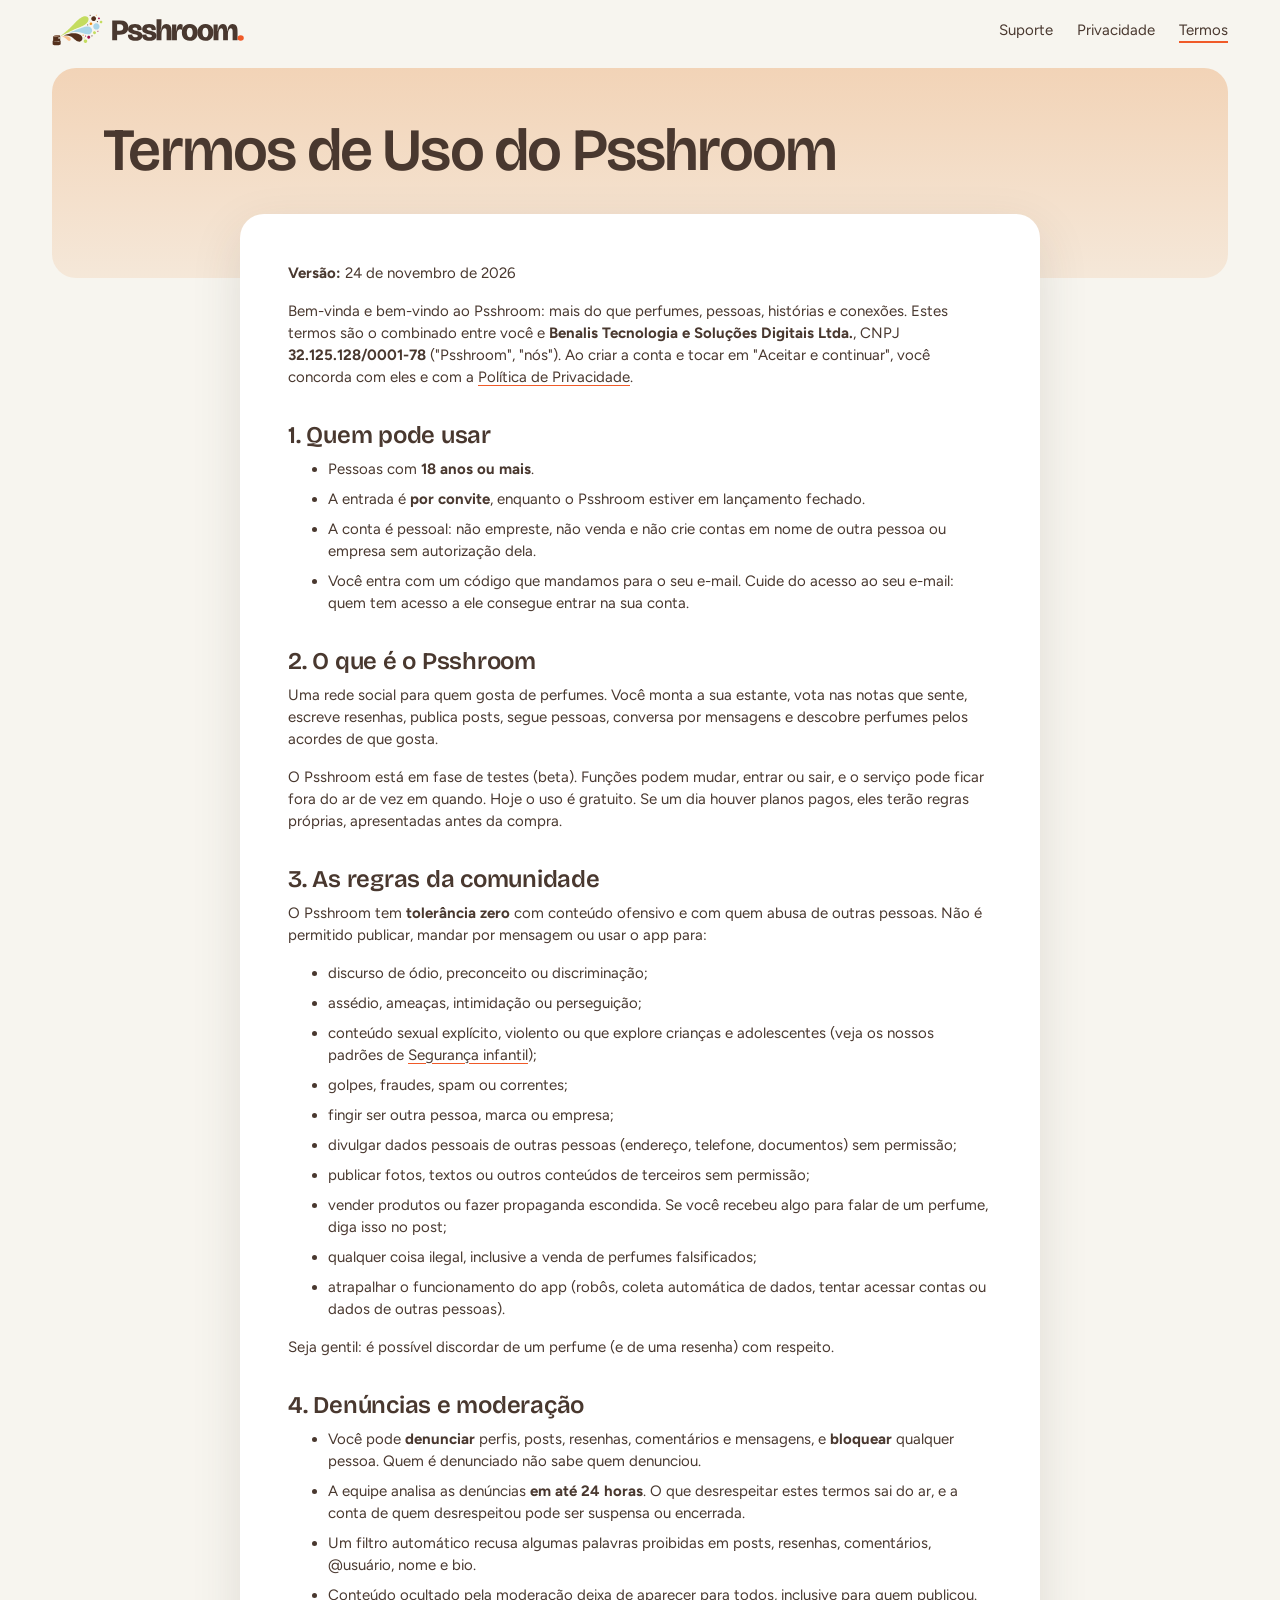
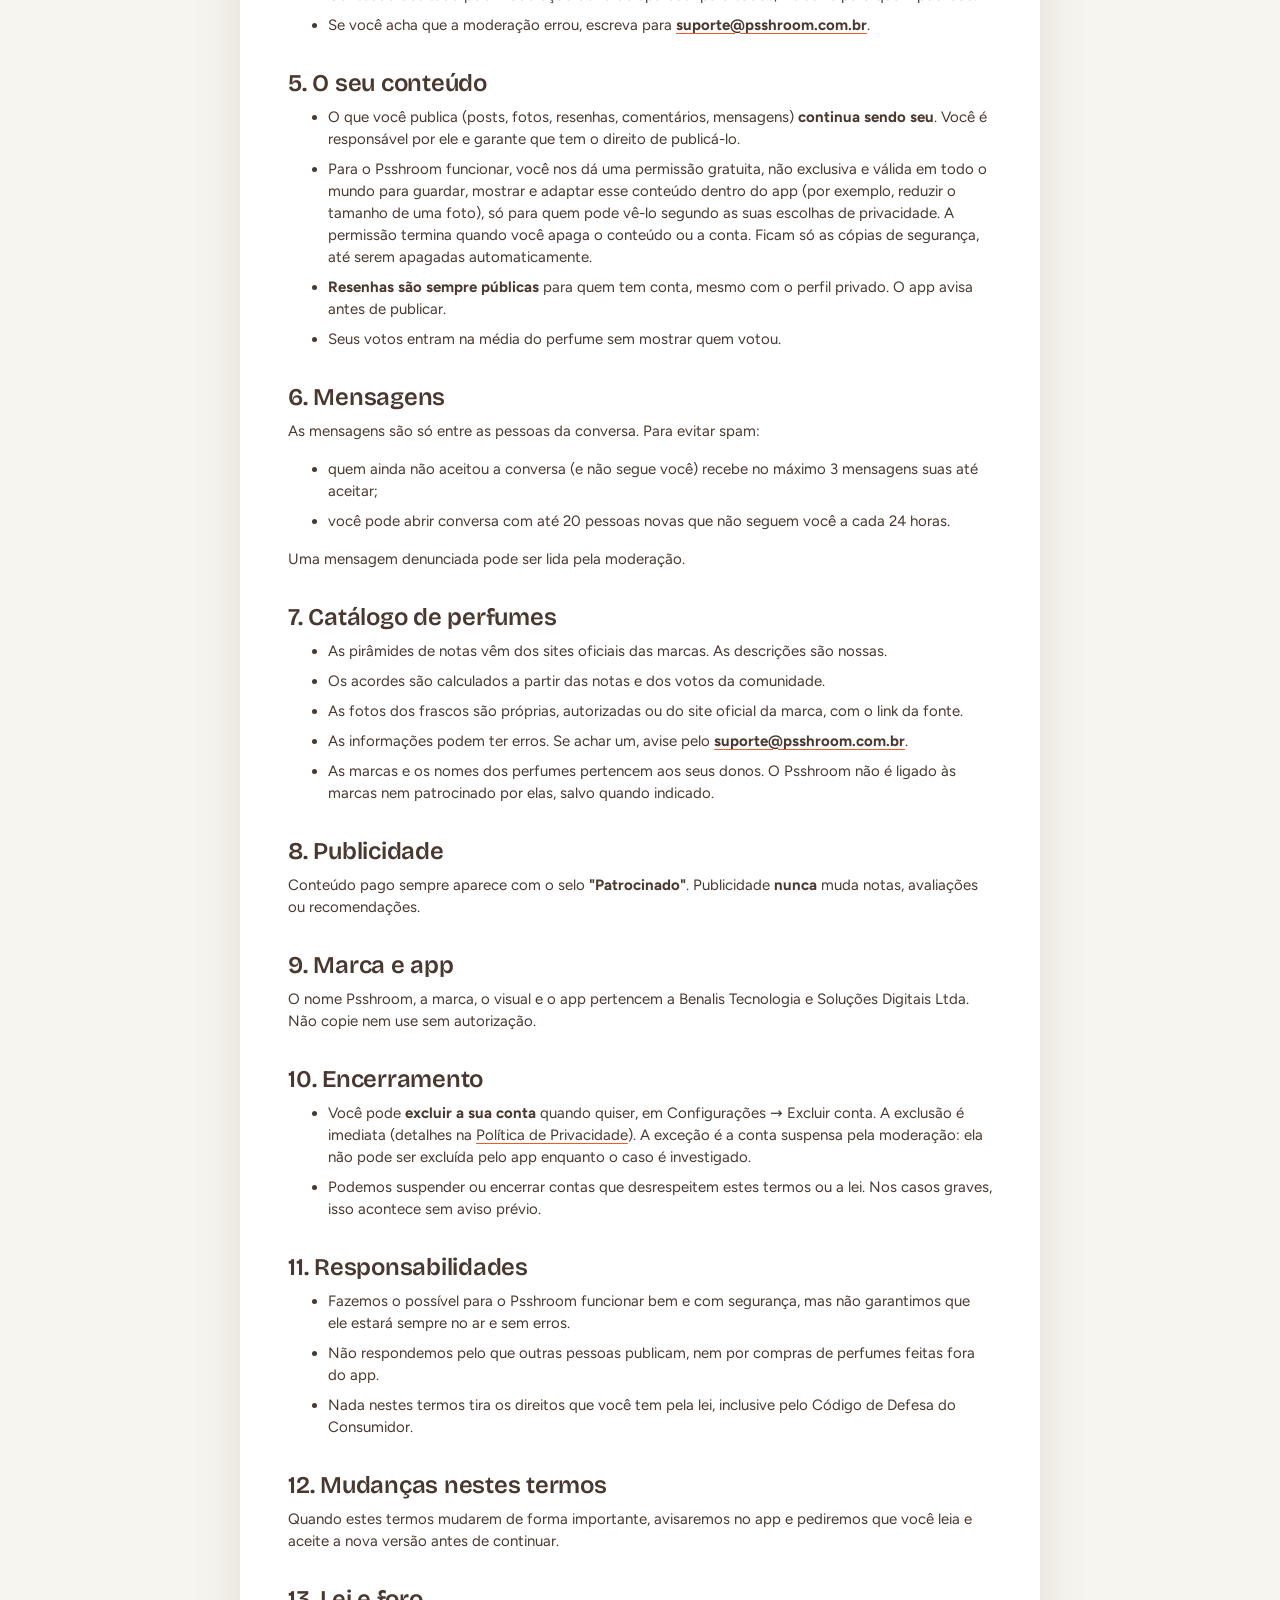
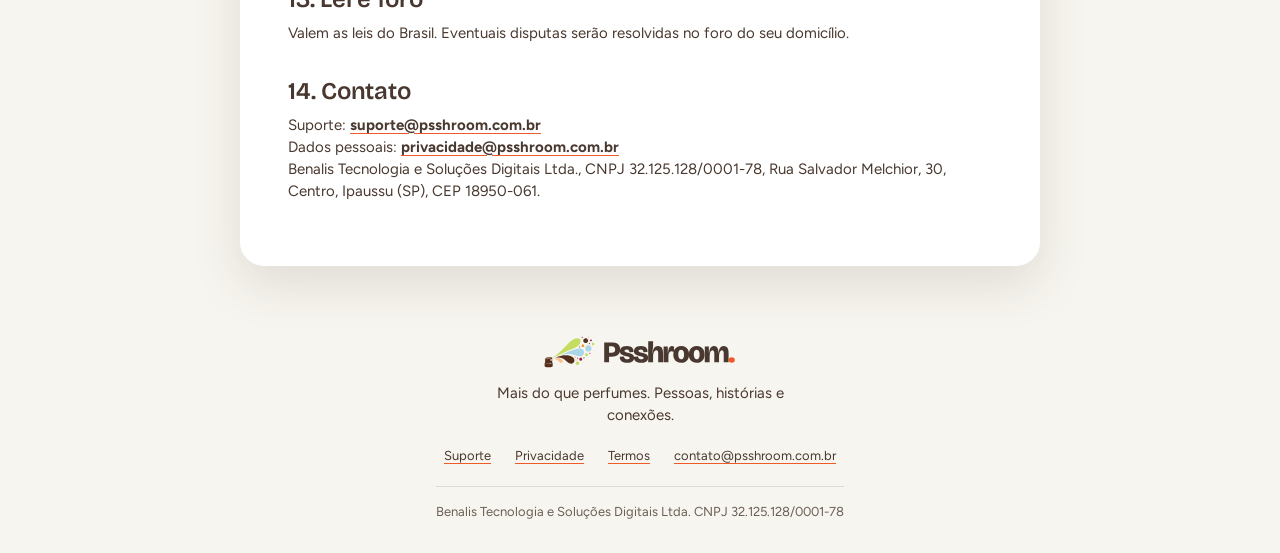
<file: termos/index.html>
<!doctype html>
<html lang="pt-BR">
<head>
<meta charset="utf-8">
<meta name="viewport" content="width=device-width, initial-scale=1">
<title>Termos de Uso | Psshroom</title>
<meta name="description" content="As regras de uso e da comunidade do Psshroom.">
<link rel="canonical" href="https://psshroom.com.br/termos/">
<meta property="og:url" content="https://psshroom.com.br/termos/">
<link rel="icon" type="image/png" href="/marca/icone.png">
<link rel="apple-touch-icon" href="/marca/icone-apple.png">
<meta property="og:type" content="website">
<meta property="og:site_name" content="Psshroom">
<meta property="og:locale" content="pt_BR">
<meta property="og:title" content="Termos de Uso | Psshroom">
<meta property="og:description" content="As regras de uso e da comunidade do Psshroom.">
<meta property="og:image" content="https://psshroom.com.br/marca/compartilhar.jpg">
<meta property="og:image:width" content="1200">
<meta property="og:image:height" content="630">
<meta property="og:image:alt" content="Psshroom. Nem todo mundo vai entrar. Só por convite.">
<meta name="twitter:card" content="summary_large_image">
<link rel="stylesheet" href="/estilo.css?v=c6f35d38">
</head>
<body>
<header class="topo">
<a class="logo" href="/"><img src="/marca/simbolo.svg" alt="" height="32"><img src="/marca/texto-marrom.svg" alt="Psshroom." height="24"></a>
<nav aria-label="Principal">
<a href="/suporte/">Suporte</a>
<a href="/privacidade/">Privacidade</a>
<a href="/termos/" aria-current="page">Termos</a>
</nav>
</header>
<main>
<div class="pagina">
<div class="faixa"><h1>Termos de Uso do Psshroom</h1></div>
<div class="folha">
<p><strong>Versão:</strong> 24 de novembro de 2026</p>
<p>Bem-vinda e bem-vindo ao Psshroom: mais do que perfumes, pessoas, histórias e conexões. Estes termos são o combinado entre você e <strong>Benalis Tecnologia e Soluções Digitais Ltda.</strong>, CNPJ <strong>32.125.128/0001-78</strong> ("Psshroom", "nós"). Ao criar a conta e tocar em "Aceitar e continuar", você concorda com eles e com a <a href="/privacidade/">Política de Privacidade</a>.</p>
<h2>1. Quem pode usar</h2>
<ul>
<li>Pessoas com <strong>18 anos ou mais</strong>.</li>
<li>A entrada é <strong>por convite</strong>, enquanto o Psshroom estiver em lançamento fechado.</li>
<li>A conta é pessoal: não empreste, não venda e não crie contas em nome de outra pessoa ou empresa sem autorização dela.</li>
<li>Você entra com um código que mandamos para o seu e-mail. Cuide do acesso ao seu e-mail: quem tem acesso a ele consegue entrar na sua conta.</li>
</ul>
<h2>2. O que é o Psshroom</h2>
<p>Uma rede social para quem gosta de perfumes. Você monta a sua estante, vota nas notas que sente, escreve resenhas, publica posts, segue pessoas, conversa por mensagens e descobre perfumes pelos acordes de que gosta.</p>
<p>O Psshroom está em fase de testes (beta). Funções podem mudar, entrar ou sair, e o serviço pode ficar fora do ar de vez em quando. Hoje o uso é gratuito. Se um dia houver planos pagos, eles terão regras próprias, apresentadas antes da compra.</p>
<h2>3. As regras da comunidade</h2>
<p>O Psshroom tem <strong>tolerância zero</strong> com conteúdo ofensivo e com quem abusa de outras pessoas. Não é permitido publicar, mandar por mensagem ou usar o app para:</p>
<ul>
<li>discurso de ódio, preconceito ou discriminação;</li>
<li>assédio, ameaças, intimidação ou perseguição;</li>
<li>conteúdo sexual explícito, violento ou que explore crianças e adolescentes (veja os nossos padrões de <a href="/seguranca-infantil/">Segurança infantil</a>);</li>
<li>golpes, fraudes, spam ou correntes;</li>
<li>fingir ser outra pessoa, marca ou empresa;</li>
<li>divulgar dados pessoais de outras pessoas (endereço, telefone, documentos) sem permissão;</li>
<li>publicar fotos, textos ou outros conteúdos de terceiros sem permissão;</li>
<li>vender produtos ou fazer propaganda escondida. Se você recebeu algo para falar de um perfume, diga isso no post;</li>
<li>qualquer coisa ilegal, inclusive a venda de perfumes falsificados;</li>
<li>atrapalhar o funcionamento do app (robôs, coleta automática de dados, tentar acessar contas ou dados de outras pessoas).</li>
</ul>
<p>Seja gentil: é possível discordar de um perfume (e de uma resenha) com respeito.</p>
<h2>4. Denúncias e moderação</h2>
<ul>
<li>Você pode <strong>denunciar</strong> perfis, posts, resenhas, comentários e mensagens, e <strong>bloquear</strong> qualquer pessoa. Quem é denunciado não sabe quem denunciou.</li>
<li>A equipe analisa as denúncias <strong>em até 24 horas</strong>. O que desrespeitar estes termos sai do ar, e a conta de quem desrespeitou pode ser suspensa ou encerrada.</li>
<li>Um filtro automático recusa algumas palavras proibidas em posts, resenhas, comentários, @usuário, nome e bio.</li>
<li>Conteúdo ocultado pela moderação deixa de aparecer para todos, inclusive para quem publicou.</li>
<li>Se você acha que a moderação errou, escreva para <strong><a href="mailto:suporte@psshroom.com.br">suporte@psshroom.com.br</a></strong>.</li>
</ul>
<h2>5. O seu conteúdo</h2>
<ul>
<li>O que você publica (posts, fotos, resenhas, comentários, mensagens) <strong>continua sendo seu</strong>. Você é responsável por ele e garante que tem o direito de publicá-lo.</li>
<li>Para o Psshroom funcionar, você nos dá uma permissão gratuita, não exclusiva e válida em todo o mundo para guardar, mostrar e adaptar esse conteúdo dentro do app (por exemplo, reduzir o tamanho de uma foto), só para quem pode vê-lo segundo as suas escolhas de privacidade. A permissão termina quando você apaga o conteúdo ou a conta. Ficam só as cópias de segurança, até serem apagadas automaticamente.</li>
<li><strong>Resenhas são sempre públicas</strong> para quem tem conta, mesmo com o perfil privado. O app avisa antes de publicar.</li>
<li>Seus votos entram na média do perfume sem mostrar quem votou.</li>
</ul>
<h2>6. Mensagens</h2>
<p>As mensagens são só entre as pessoas da conversa. Para evitar spam:</p>
<ul>
<li>quem ainda não aceitou a conversa (e não segue você) recebe no máximo 3 mensagens suas até aceitar;</li>
<li>você pode abrir conversa com até 20 pessoas novas que não seguem você a cada 24 horas.</li>
</ul>
<p>Uma mensagem denunciada pode ser lida pela moderação.</p>
<h2>7. Catálogo de perfumes</h2>
<ul>
<li>As pirâmides de notas vêm dos sites oficiais das marcas. As descrições são nossas.</li>
<li>Os acordes são calculados a partir das notas e dos votos da comunidade.</li>
<li>As fotos dos frascos são próprias, autorizadas ou do site oficial da marca, com o link da fonte.</li>
<li>As informações podem ter erros. Se achar um, avise pelo <strong><a href="mailto:suporte@psshroom.com.br">suporte@psshroom.com.br</a></strong>.</li>
<li>As marcas e os nomes dos perfumes pertencem aos seus donos. O Psshroom não é ligado às marcas nem patrocinado por elas, salvo quando indicado.</li>
</ul>
<h2>8. Publicidade</h2>
<p>Conteúdo pago sempre aparece com o selo <strong>"Patrocinado"</strong>. Publicidade <strong>nunca</strong> muda notas, avaliações ou recomendações.</p>
<h2>9. Marca e app</h2>
<p>O nome Psshroom, a marca, o visual e o app pertencem a Benalis Tecnologia e Soluções Digitais Ltda. Não copie nem use sem autorização.</p>
<h2>10. Encerramento</h2>
<ul>
<li>Você pode <strong>excluir a sua conta</strong> quando quiser, em Configurações → Excluir conta. A exclusão é imediata (detalhes na <a href="/privacidade/">Política de Privacidade</a>). A exceção é a conta suspensa pela moderação: ela não pode ser excluída pelo app enquanto o caso é investigado.</li>
<li>Podemos suspender ou encerrar contas que desrespeitem estes termos ou a lei. Nos casos graves, isso acontece sem aviso prévio.</li>
</ul>
<h2>11. Responsabilidades</h2>
<ul>
<li>Fazemos o possível para o Psshroom funcionar bem e com segurança, mas não garantimos que ele estará sempre no ar e sem erros.</li>
<li>Não respondemos pelo que outras pessoas publicam, nem por compras de perfumes feitas fora do app.</li>
<li>Nada nestes termos tira os direitos que você tem pela lei, inclusive pelo Código de Defesa do Consumidor.</li>
</ul>
<h2>12. Mudanças nestes termos</h2>
<p>Quando estes termos mudarem de forma importante, avisaremos no app e pediremos que você leia e aceite a nova versão antes de continuar.</p>
<h2>13. Lei e foro</h2>
<p>Valem as leis do Brasil. Eventuais disputas serão resolvidas no foro do seu domicílio.</p>
<h2>14. Contato</h2>
<p>Suporte: <strong><a href="mailto:suporte@psshroom.com.br">suporte@psshroom.com.br</a></strong><br>
Dados pessoais: <strong><a href="mailto:privacidade@psshroom.com.br">privacidade@psshroom.com.br</a></strong><br>
Benalis Tecnologia e Soluções Digitais Ltda., CNPJ 32.125.128/0001-78, Rua Salvador Melchior, 30, Centro, Ipaussu (SP), CEP 18950-061.</p>
</div>
</div>
</main>
<footer class="rodape">
<a class="logo" href="/"><img src="/marca/simbolo.svg" alt="" height="32"><img src="/marca/texto-marrom.svg" alt="Psshroom." height="24"></a>
<p class="rodape-lema">Mais do que perfumes. Pessoas, histórias e conexões.</p>
<nav aria-label="Rodapé">
<a href="/suporte/">Suporte</a>
<a href="/privacidade/">Privacidade</a>
<a href="/termos/" aria-current="page">Termos</a>
<a href="mailto:contato@psshroom.com.br">contato@psshroom.com.br</a>
</nav>
<p class="rodape-legal"><span>Benalis Tecnologia e Soluções Digitais Ltda.</span> <span>CNPJ 32.125.128/0001-78</span></p>
</footer>
</body>
</html>
</file>
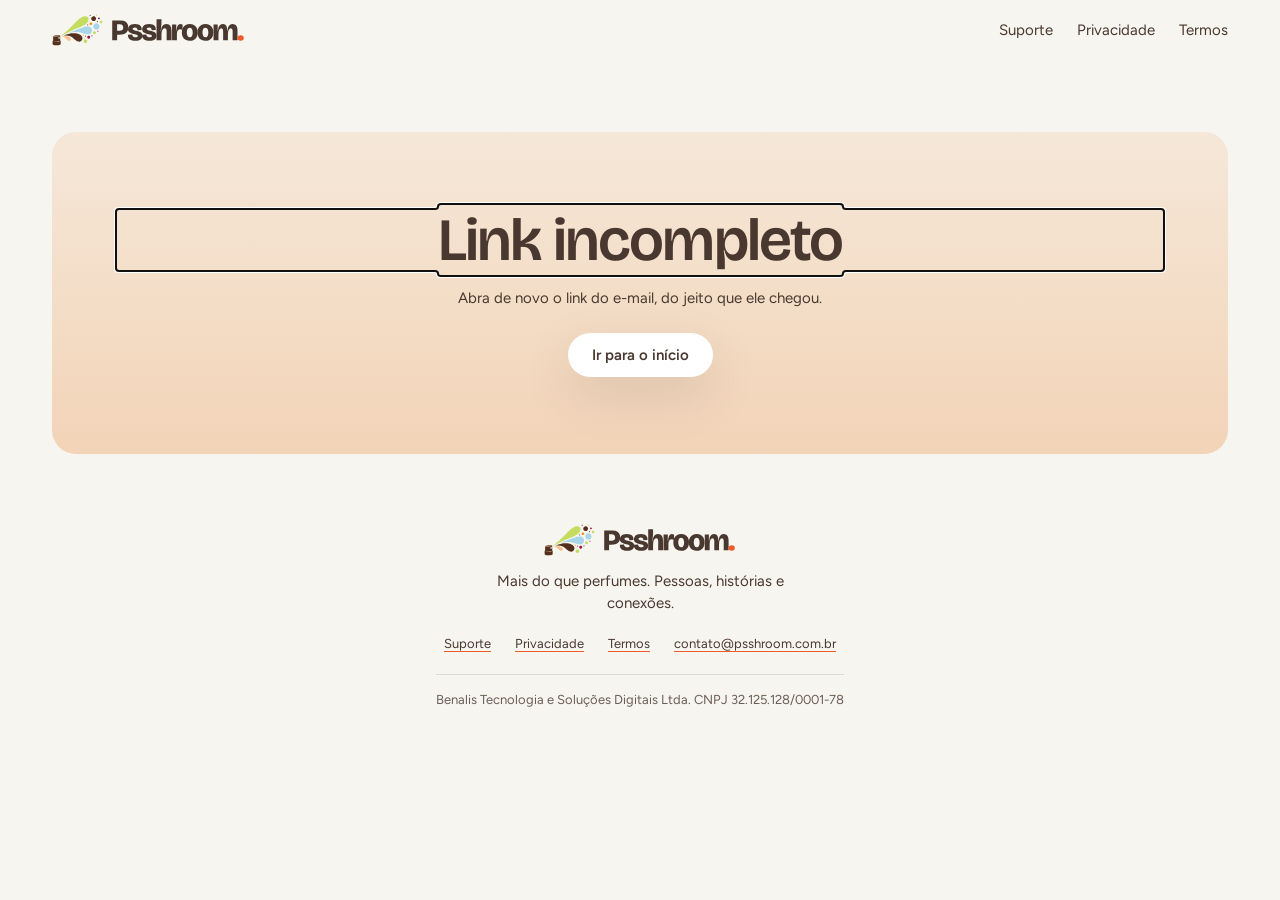
<file: lista/confirmar/index.html>
<!doctype html>
<html lang="pt-BR">
<head>
<meta charset="utf-8">
<meta name="viewport" content="width=device-width, initial-scale=1">
<title>Confirmar e-mail | Psshroom</title>
<meta name="description" content="Confirme o seu e-mail na lista de espera do Psshroom.">
<meta name="robots" content="noindex">
<link rel="icon" type="image/png" href="/marca/icone.png">
<link rel="apple-touch-icon" href="/marca/icone-apple.png">
<meta property="og:type" content="website">
<meta property="og:site_name" content="Psshroom">
<meta property="og:locale" content="pt_BR">
<meta property="og:title" content="Confirmar e-mail | Psshroom">
<meta property="og:description" content="Confirme o seu e-mail na lista de espera do Psshroom.">
<meta property="og:image" content="https://psshroom.com.br/marca/compartilhar.jpg">
<meta property="og:image:width" content="1200">
<meta property="og:image:height" content="630">
<meta property="og:image:alt" content="Psshroom. Nem todo mundo vai entrar. Só por convite.">
<meta name="twitter:card" content="summary_large_image">
<link rel="stylesheet" href="/estilo.css?v=c6f35d38">
</head>
<body>
<header class="topo">
<a class="logo" href="/"><img src="/marca/simbolo.svg" alt="" height="32"><img src="/marca/texto-marrom.svg" alt="Psshroom." height="24"></a>
<nav aria-label="Principal">
<a href="/suporte/">Suporte</a>
<a href="/privacidade/">Privacidade</a>
<a href="/termos/">Termos</a>
</nav>
</header>
<main>
<div class="grade">
<section class="fechamento confirmar" data-api="https://xpfrkwinlpfzlpfljmjr.supabase.co" data-chave="sb_publishable_d63nNu78k8lpeYeUArx8Aw_-6n-EIN1">
<h1 id="confirmar-titulo" tabindex="-1">Abrindo o seu link…</h1>
<p id="confirmar-texto" role="status">Só um instante.</p>
<form class="lista" hidden novalidate>
<p class="lista-dica">Confira os seus dados. É assim que eles aparecem para a gente quando abrir uma vaga.</p>
<label class="lista-campo"><span>Nome</span><input name="nome" autocomplete="name" maxlength="80" required></label>
<label class="lista-campo"><span>@ do Instagram <small>(se quiser)</small></span><input name="instagram" autocomplete="off" autocapitalize="none" spellcheck="false" maxlength="31"></label>
<button class="botao" type="submit">Confirmar</button>
</form>
<p class="lista-aviso" id="lista-aviso" role="status" aria-live="polite"></p>
<p><a class="botao botao-claro" href="/">Ir para o início</a></p>
</section>
</div>
<script>
(() => {
  // Página do link do e-mail da lista de espera: /lista/confirmar/#t=<código>. O código vem depois do "#", que o
  // navegador não manda para nenhum servidor, e sai do endereço assim que é lido. Abrir a página só MOSTRA o pedido:
  // confirmar exige tocar no botão (filtros de e-mail de empresa abrem os links sozinhos). Quem confirma escolhe o
  // nome e o @ — o que veio do formulário é só uma sugestão.
  const secao = document.querySelector(".confirmar");
  const titulo = document.getElementById("confirmar-titulo");
  const texto = document.getElementById("confirmar-texto");
  const form = secao.querySelector("form");
  const aviso = document.getElementById("lista-aviso");
  const botao = form.querySelector("button");
  const token = new URLSearchParams(location.hash.slice(1)).get("t");
  history.replaceState(null, "", location.pathname);
  const mostrar = (t, p) => { titulo.textContent = t; texto.textContent = p; titulo.focus(); };
  const rpc = (funcao, corpo) => fetch(`${secao.dataset.api}/rest/v1/rpc/${funcao}`, {
    method: "POST",
    headers: { apikey: secao.dataset.chave, "Content-Type": "application/json" },
    body: JSON.stringify(corpo),
  });
  const vencido = () => mostrar("Este link não vale mais", "Ele já foi usado ou passou de 24 horas. Se você já confirmou, está tudo certo. Se não, é só se inscrever de novo no site.");
  const semConexao = () => mostrar("Não deu para abrir agora", "Confira a internet e abra o link do e-mail de novo.");
  if (!token) return mostrar("Link incompleto", "Abra de novo o link do e-mail, do jeito que ele chegou.");

  rpc("pedido_da_lista", { token })
    .then((r) => (r.ok ? r.json() : Promise.reject()))
    .then(([pedido]) => {
      if (!pedido) return vencido();
      form.elements.nome.value = pedido.nome ?? "";
      form.elements.instagram.value = pedido.instagram ? `@${pedido.instagram}` : "";
      form.hidden = false;
      mostrar("Falta um toque", "Confirme que este e-mail é seu.");
    })
    .catch(semConexao);

  const frases = {
    nome_invalido: "Escreva o seu nome.",
    instagram_invalido: "Confira o @ do Instagram: só letras, números, ponto e sublinhado.",
  };
  form.addEventListener("submit", async (evento) => {
    evento.preventDefault();
    const f = form.elements;
    for (const c of form.querySelectorAll("[aria-invalid]")) c.removeAttribute("aria-invalid"), c.removeAttribute("aria-describedby");
    const marcar = (campo, frase) => {
      aviso.textContent = frase;
      f[campo].setAttribute("aria-invalid", "true");
      f[campo].setAttribute("aria-describedby", "lista-aviso");
      f[campo].focus();
    };
    if (f.nome.value.trim().length < 2) return marcar("nome", frases.nome_invalido);
    botao.disabled = true;
    aviso.textContent = "Confirmando…";
    try {
      const r = await rpc("confirmar_lista_espera", { token, nome: f.nome.value, instagram: f.instagram.value || null });
      if (!r.ok) {
        const hint = (await r.json().catch(() => ({}))).hint;
        botao.disabled = false;
        return frases[hint] ? marcar(hint === "nome_invalido" ? "nome" : "instagram", frases[hint]) : (aviso.textContent = "Não deu para confirmar agora. Tente de novo.");
      }
      form.hidden = true;
      aviso.textContent = "";
      if (await r.json()) mostrar("Pronto, você está na lista 🫰🏾", "Se um convite sair para você, ele chega neste e-mail.");
      else vencido();
    } catch {
      botao.disabled = false;
      aviso.textContent = "Sem conexão. Confira a internet e tente de novo.";
    }
  });
})();
</script>

</main>
<footer class="rodape">
<a class="logo" href="/"><img src="/marca/simbolo.svg" alt="" height="32"><img src="/marca/texto-marrom.svg" alt="Psshroom." height="24"></a>
<p class="rodape-lema">Mais do que perfumes. Pessoas, histórias e conexões.</p>
<nav aria-label="Rodapé">
<a href="/suporte/">Suporte</a>
<a href="/privacidade/">Privacidade</a>
<a href="/termos/">Termos</a>
<a href="mailto:contato@psshroom.com.br">contato@psshroom.com.br</a>
</nav>
<p class="rodape-legal"><span>Benalis Tecnologia e Soluções Digitais Ltda.</span> <span>CNPJ 32.125.128/0001-78</span></p>
</footer>
</body>
</html>
</file>
<file: estilo.css>
:root { color-scheme: light; --laranja: #f05a28; --verde-lima: #c7f25b; --azul-bebe: #a8d8f0; --off-white: #f7f5ef; --marrom: #49382f; --magenta-vinho: #8f164f; --preto-quente: #0e0e0e; --cinza-escuro: #171717; --branco: #ffffff; --fundo: var(--off-white); --fundo-cartao: var(--branco); --texto: var(--marrom); --borda: var(--marrom); --foco: var(--marrom); --acento: var(--laranja); --texto-sobre-acento: var(--preto-quente); --tag-lacrado: var(--verde-lima); --tag-decant: var(--azul-bebe); --tag-travel: var(--magenta-vinho); --texto-tag: var(--marrom); --campanha: var(--magenta-vinho); --texto-sobre-campanha: var(--branco); --sobrelinha: var(--magenta-vinho); --destaque-fundo: var(--marrom); --texto-sobre-destaque: var(--branco); --acorde-almiscarado: #ded5e5; --acorde-aldeidico: #d8e6eb; --acorde-citrico: #d5df42; --acorde-floral-branco: #e8e7df; --acorde-atalcado: #f0e2d5; --acorde-fresco: #65bdeb; --acorde-amadeirado: #88542d; --acorde-saboneteado: #c7e1db; --acorde-doce: #c53d48; --acorde-ambar: #e0a23c; --acorde-couro: #6b4a3a; --acorde-especiado: #b5452b; --acorde-aquatico: #5bb6d6; --acorde-frutado: #f28b95; --acorde-verde: #7dbf63; --acorde-oud: #4a2e2a; --acorde-baunilha: #f1e0b5; --acorde-rosa: #e98aae; --acorde-tabaco: #8a5a3b; --acorde-floral: #f4b4cb; --acorde-terroso: #7d6b4f; --acorde-defumado: #6e6a6a; --acorde-aromatico: #9cc7ae; --acorde-lavanda: #bca8dc; --acorde-ozonico: #c4e2ec; --acorde-balsamico: #93622f; --acorde-tropical: #f6c04a; --trofeu-ouro: #b07f0a; --trofeu-prata: #848b96; --trofeu-bronze: #a86532; --sombra-card: 0 1px 3px rgba(73, 56, 47, 0.12); --sombra-ficha: 0 12px 32px rgba(73, 56, 47, 0.22); --espaco-1: 4px; --espaco-2: 8px; --espaco-4: 16px; --espaco-6: 24px; --espaco-8: 32px; --raio-tag: 6px; --raio-botao: 999px; --raio-card: 16px; --toque-minimo: 44px; --font-titulo: "Bricolage Grotesque", system-ui, sans-serif; --font-texto: Figtree, system-ui, sans-serif; }
@font-face { font-family: "Bricolage Grotesque"; src: url("/fontes/bricolage.woff2") format("woff2"); font-weight: 200 800; font-display: swap; }
@font-face { font-family: "Figtree"; src: url("/fontes/figtree.woff2") format("woff2"); font-weight: 300 900; font-display: swap; }

/* Uma família de cor só: o laranja. Forte em botões e detalhes; a areia é ele diluído, puxado para o âmbar. */
:root {
  --curva: cubic-bezier(.2, .8, .2, 1);
  --pessego: color-mix(in srgb, color-mix(in srgb, var(--laranja) 40%, var(--acorde-ambar)) 30%, var(--fundo));
  --pessego-claro: color-mix(in srgb, color-mix(in srgb, var(--laranja) 40%, var(--acorde-ambar)) 12%, var(--fundo));
  --sombra-suave: 0 18px 50px color-mix(in srgb, var(--marrom) 13%, transparent);
  --sombra-botao: 0 8px 20px color-mix(in srgb, var(--laranja) 30%, transparent);
  --sombra-celular: 0 30px 70px color-mix(in srgb, var(--marrom) 32%, transparent);
  --raio-painel: calc(var(--raio-card) * 1.5);
  --largura-celular: clamp(240px, 24vw, 300px);
}

* { box-sizing: border-box; }
html { scroll-behavior: smooth; -webkit-text-size-adjust: 100%; }
body { margin: 0; background: var(--fundo); color: var(--texto); font: 400 15px/22px var(--font-texto); }
img { display: block; max-width: 100%; height: auto; }
a { color: inherit; text-decoration-color: var(--laranja); text-underline-offset: 3px; }
a:focus-visible, button:focus-visible { outline: 2px solid var(--foco); outline-offset: 2px; }
h1, h2, h3, p { margin: 0; }
h1, h2, h3 { font-family: var(--font-titulo); font-weight: 600; }

.previa { padding: var(--espaco-2) var(--espaco-4); background: var(--fundo-cartao); box-shadow: var(--sombra-card); text-align: center; font-size: 13px; line-height: 18px; }
mark { padding: 0 var(--espaco-1); border-radius: var(--raio-tag); background: var(--pessego); color: var(--texto); }

.topo, .rodape, .grade, .pagina { max-width: 1240px; margin-inline: auto; padding-inline: clamp(16px, 3vw, 32px); }
.topo { display: flex; flex-wrap: wrap; align-items: center; justify-content: space-between; gap: 0 var(--espaco-4); padding-block: var(--espaco-2); }
.logo { display: flex; align-items: center; gap: var(--espaco-2); min-height: var(--toque-minimo); }
.logo img { width: auto; height: 32px; }
.logo img + img { height: 24px; }
.topo nav { display: flex; gap: var(--espaco-6); }
.topo nav a { display: flex; align-items: center; min-height: var(--toque-minimo); text-decoration: none; }
.topo nav a:hover, .topo nav a[aria-current] { text-decoration: underline; text-decoration-color: var(--laranja); text-decoration-thickness: 2px; text-underline-offset: 6px; }

.botao { display: inline-flex; align-items: center; min-height: var(--toque-minimo); padding: 0 var(--espaco-6); border-radius: var(--raio-botao); background: var(--acento); box-shadow: var(--sombra-botao); color: var(--texto-sobre-acento); font-weight: 600; text-decoration: none; transition: translate 200ms var(--curva); }
.botao:hover { translate: 0 -2px; }
.botao:active { scale: .98; }
/* Lojas: ainda sem link ("Em breve"). No formato dos selos das lojas, a pedido do Owner, mas só com texto:
   os logos da Apple e do Google só entram no selo oficial, que no lançamento substitui cada um, com o link do app. */
.lojas { display: flex; flex-wrap: wrap; justify-content: center; gap: var(--espaco-2); margin-top: var(--espaco-4); }
.loja { display: inline-flex; flex-direction: column; align-items: center; justify-content: center; min-width: 156px; padding: 7px var(--espaco-4) 9px; border: 1px solid color-mix(in srgb, var(--off-white) 30%, transparent); border-radius: 12px; background: var(--preto-quente); color: var(--off-white); font: 600 19px/22px var(--font-texto); letter-spacing: -.01em; text-align: center; }
.loja small { font-size: 11px; font-weight: 500; line-height: 14px; letter-spacing: .01em; opacity: .85; }

/* Início */
.grade { padding-block: var(--espaco-2) var(--espaco-8); }
.sobrelinha { color: var(--sobrelinha); font: 800 11px/16px var(--font-texto); letter-spacing: .12em; text-transform: uppercase; }

/* Abertura: o texto no centro e, embaixo, o celular saindo de uma explosão de frascos de verdade. */
.abertura { overflow: hidden; padding-top: clamp(32px, 5vw, 64px); border-radius: var(--raio-painel); background: linear-gradient(180deg, var(--pessego-claro), var(--pessego)); text-align: center; }
.abertura-texto { position: relative; z-index: 2; padding-inline: var(--espaco-6); }
.abertura h1 { max-width: 12em; margin: var(--espaco-2) auto 0; font-size: clamp(44px, 6.4vw, 84px); line-height: 1; letter-spacing: -.035em; }
.lide { max-width: 32em; margin: var(--espaco-4) auto var(--espaco-6); font-size: 18px; line-height: 26px; }
/* Uma borrifada: os frascos saem de trás do celular num leque (--ax, --ay), desaceleram no ar como gotas
   e assentam devagar numa pilha dos lados e atrás dele (--x, --y). A névoa sai junto e se desfaz. */
.palco { --u: 1cqw; position: relative; container-type: inline-size; display: grid; justify-items: center; margin-top: clamp(24px, 4vw, 48px); }
.explosao { position: absolute; inset: 0; z-index: 0; }
.frasco { position: absolute; left: 50%; top: 52%; height: clamp(52px, calc(var(--h) * var(--u)), 160px); translate: calc(var(--x) * var(--u) - 50%) calc(var(--y) * var(--u) - 50%); rotate: var(--r); animation: explode var(--t) var(--d) both; }
.frasco img { height: 100%; width: auto; filter: drop-shadow(0 10px 14px color-mix(in srgb, var(--marrom) 22%, transparent)); }
@keyframes explode {
  0% { translate: -50% calc(-8 * var(--u) - 50%); scale: .3; rotate: 0deg; opacity: 0; animation-timing-function: cubic-bezier(.08, .7, .25, 1); }
  10% { opacity: 1; }
  42% { translate: calc(var(--ax) * var(--u) - 50%) calc(var(--ay) * var(--u) - 50%); scale: 1; rotate: var(--ar); animation-timing-function: cubic-bezier(.4, 0, .3, 1); }
}
.nevoa { position: absolute; z-index: 1000; left: 50%; top: 52%; width: calc(var(--s) * var(--u)); aspect-ratio: 1; border-radius: 50%; background: radial-gradient(circle, color-mix(in srgb, var(--branco) 80%, transparent), transparent 68%); opacity: 0; translate: calc(var(--x) * var(--u) - 50%) calc(var(--y) * var(--u) - 50%); scale: 1.8; animation: nevoa var(--t) var(--d) cubic-bezier(.1, .7, .3, 1) both; }
@keyframes nevoa { from { translate: -50% calc(-8 * var(--u) - 50%); scale: .2; opacity: 0; } 18% { opacity: .85; } }

/* Celular */
.celular { position: relative; padding: 10px; border-radius: 44px; background: var(--preto-quente); box-shadow: var(--sombra-celular), inset 0 0 0 1px color-mix(in srgb, var(--off-white) 22%, transparent); }
.celular-grande { position: relative; width: var(--largura-celular); margin-bottom: -120px; z-index: 1; }
.tela { position: relative; overflow: hidden; aspect-ratio: 750 / 1624; border-radius: 34px; background: var(--off-white); }
.tela img { width: 100%; }
.camada-tela { position: absolute; inset: 0; overflow: hidden; background: var(--off-white); }

/* O celular navega sozinho, em volta de 26 s. O feed fica por baixo; as outras telas entram por cima. */
.ficha { translate: 100% 0; animation: ficha-entra 26s var(--curva) infinite; }
.ficha-longa { animation: ficha-rola 26s ease-in-out infinite; }
.ficha-topo { position: absolute; inset: 0 0 auto; }
.estante { opacity: 0; animation: estante-aparece 26s linear infinite; }
.perfil { opacity: 0; animation: perfil-aparece 26s linear infinite; }
.conversa { translate: 100% 0; animation: conversa-entra 26s var(--curva) infinite; }
.toque { position: absolute; left: var(--x); top: var(--y); width: 11%; aspect-ratio: 1; margin: -5.5% 0 0 -5.5%; border-radius: 50%; background: color-mix(in srgb, var(--marrom) 45%, transparent); box-shadow: 0 0 0 2px color-mix(in srgb, var(--branco) 70%, transparent); opacity: 0; animation: toca 26s var(--t) infinite; }
.celular-grande:hover * { animation-play-state: paused; }
@keyframes ficha-entra { 0%, 15.4% { translate: 100% 0; } 16.9%, 40.8% { translate: 0 0; } 42.3%, 100% { translate: 100% 0; } }
@keyframes ficha-rola { 0%, 21.2% { translate: 0 0; } 34.6%, 42.3% { translate: 0 -25.6%; } 43%, 100% { translate: 0 0; } }
@keyframes estante-aparece { 0%, 47.7% { opacity: 0; } 49.2%, 64.6% { opacity: 1; } 65%, 100% { opacity: 0; } }
@keyframes perfil-aparece { 0%, 63.1% { opacity: 0; } 64.6%, 96.2% { opacity: 1; } 97.7%, 100% { opacity: 0; } }
@keyframes conversa-entra { 0%, 78.5% { translate: 100% 0; opacity: 1; } 80%, 96.2% { translate: 0 0; opacity: 1; } 97.7% { translate: 0 0; opacity: 0; } 98%, 100% { translate: 100% 0; opacity: 0; } }
@keyframes toca { 0% { opacity: 0; scale: 1.5; } 1% { opacity: 1; scale: 1; } 2.2% { opacity: 1; scale: .8; } 3%, 100% { opacity: 0; scale: 1; } }

/* Seções: cada uma num painel com uma cor do logo, em tom claro; o texto de um lado e, do outro,
   o celular com o cartão daquela parte saltando da tela. Topo é fresco, coração é floral, base é quente. */
.secao { display: grid; grid-template-columns: minmax(0, 1fr) minmax(0, 1fr); align-items: center; gap: clamp(32px, 6vw, 96px); margin-top: var(--espaco-6); padding: clamp(40px, 6vw, 88px) clamp(24px, 6vw, 96px); border-radius: var(--raio-painel); background: var(--faixa); overflow-x: clip; scroll-margin-top: 32px; }
.secao-vinho { --faixa: color-mix(in srgb, var(--magenta-vinho) 10%, var(--fundo)); }
.secao-lima { --faixa: color-mix(in srgb, var(--verde-lima) 24%, var(--fundo)); }
.secao-azul { --faixa: color-mix(in srgb, var(--azul-bebe) 36%, var(--fundo)); }
.secao-rosa { --faixa: color-mix(in srgb, var(--acorde-floral) 32%, var(--fundo)); }
.secao-lavanda { --faixa: color-mix(in srgb, var(--acorde-lavanda) 30%, var(--fundo)); }
.secao-ambar { --faixa: color-mix(in srgb, var(--acorde-ambar) 24%, var(--fundo)); }
.secao-invertida .secao-texto { order: 2; }
.secao h2, .fechamento h2 { font-size: clamp(34px, 4.7vw, 60px); line-height: 1.04; letter-spacing: -.03em; }
.secao h2 { margin: var(--espaco-2) 0 var(--espaco-4); font-size: clamp(32px, 3.8vw, 52px); }
/* A segunda linha do título fica apagada: a cor do texto meio transparente, para valer em qualquer faixa. */
.apagado { color: color-mix(in srgb, currentColor 68%, transparent); }
/* Grifo de marca-texto em verde-lima, atrás da palavra: a cor aparece e o texto continua marrom e legível. */
.grifo { padding-inline: .06em; background: linear-gradient(transparent 56%, var(--verde-lima) 56%, var(--verde-lima) 90%, transparent 90%); -webkit-box-decoration-break: clone; box-decoration-break: clone; }
.legenda { margin-top: var(--espaco-2); text-align: center; font-size: 13px; line-height: 18px; }
.secao-texto > p:not(.sobrelinha) { max-width: 30em; font-size: 17px; line-height: 26px; }
/* Os tópicos são etiquetas, como os chips do app: fundo claro sobre a faixa e um ponto laranja. */
.secao ul { display: flex; flex-wrap: wrap; gap: var(--espaco-2); max-width: 32em; margin: var(--espaco-6) 0 0; padding: 0; list-style: none; }
.secao li { display: inline-flex; align-items: center; gap: var(--espaco-2); padding: var(--espaco-2) var(--espaco-4); border-radius: var(--raio-botao); background: var(--fundo); box-shadow: 0 4px 12px color-mix(in srgb, var(--marrom) 8%, transparent); font-size: 14px; line-height: 20px; }
.secao li::before { content: ""; flex: none; width: 7px; height: 7px; border-radius: 50%; background: var(--laranja); }
.vitrine { position: relative; display: grid; justify-items: center; padding-block: var(--espaco-6); }
.celular-secao { z-index: 1; width: clamp(210px, 20vw, 260px); }
.cartao-salta { z-index: 2; }

/* A estante em destaque: um celular maior, com a estante sendo usada num laço de 16 s. */
.celular-uso { width: clamp(240px, 24vw, 300px); }
.celular-secao.celular-uso img { aspect-ratio: auto; border-radius: 0; object-fit: fill; }
.uso-resumo { translate: 100% 0; animation: uso-resumo 16s var(--curva) infinite; }
.uso-resumo-longo { animation: uso-rola 16s ease-in-out infinite; }
.uso-quero { opacity: 0; animation: uso-quero 16s linear infinite; }
.uso-toque { animation-duration: 16s; }
.celular-uso:hover * { animation-play-state: paused; }
@keyframes uso-resumo { 0%, 21.5% { translate: 100% 0; } 24%, 60.5% { translate: 0 0; } 63%, 100% { translate: 100% 0; } }
@keyframes uso-rola { 0%, 37.5% { translate: 0 0; } 53%, 63% { translate: 0 -31.5%; } 64%, 100% { translate: 0 0; } }
/* O feed em vídeo dentro do celular (montado de capturas reais do app com pessoas de exemplo). */
.feed-video { display: block; width: 100%; height: auto; aspect-ratio: 750 / 1624; background: var(--off-white); }
@keyframes uso-quero { 0%, 68% { opacity: 0; } 70%, 95% { opacity: 1; } 98%, 100% { opacity: 0; } }
/* Atrás do celular: uma aura na cor da faixa, que respira, e frascos do tema da seção flutuando devagar. */
.vitrine::before { content: ""; position: absolute; left: 50%; top: 50%; width: min(120%, 620px); aspect-ratio: 1; border-radius: 50%; background: radial-gradient(circle, color-mix(in srgb, var(--faixa), var(--branco) 55%) 0%, transparent 65%); translate: -50% -50%; animation: respira 9s ease-in-out infinite alternate; }
@keyframes respira { to { scale: 1.12; opacity: .75; } }
.orbita { position: absolute; inset: 0; }
.voa { position: absolute; left: calc(50% + var(--x)); top: calc(50% + var(--y)); height: var(--h); width: auto; translate: -50% -50%; rotate: var(--r); filter: drop-shadow(0 14px 18px color-mix(in srgb, var(--marrom) 20%, transparent)); animation: paira var(--v) ease-in-out infinite alternate; }
@keyframes paira { to { transform: translateY(-16px) rotate(4deg); } }
.celular-secao img { aspect-ratio: 750 / 1624; object-fit: cover; object-position: top; border-radius: 34px; }
.cartao-salta { position: absolute; top: 50%; left: 50%; width: min(118%, 340px); height: auto; padding: 14px; border-radius: 20px; background: var(--fundo); box-shadow: 0 24px 60px color-mix(in srgb, var(--marrom) 26%, transparent); translate: -28% -50%; rotate: -2deg; }
.secao-invertida .cartao-salta { translate: -72% -50%; rotate: 2deg; }
@supports (animation-timeline: view()) {
  /* O cartão fica sólido logo no começo e termina de saltar antes de entrar inteiro na tela: parado no meio, nunca fica transparente. */
  .cartao-salta { animation: salta ease-out both; animation-timeline: view(); animation-range: entry 0% entry 80%; }
  @keyframes salta { from { translate: -50% -40%; scale: .8; rotate: 0deg; opacity: 0; } 20% { opacity: 1; } }
}

/* Marcador lateral: desce pela pirâmide (topo, coração, base) enquanto a página rola. */
.marcador { display: none; }
@supports (animation-timeline: scroll()) {
  .marcador { position: fixed; z-index: 5; right: clamp(12px, 2vw, 32px); top: 50%; display: grid; gap: 56px; padding-left: 20px; translate: 0 -50%; border-left: 1px solid color-mix(in srgb, var(--texto) 25%, transparent); font: 600 10px/14px var(--font-texto); letter-spacing: .12em; text-transform: uppercase; }
  .marcador::before { content: ""; position: absolute; left: -4px; top: 0; width: 7px; height: 7px; border-radius: 50%; background: var(--laranja); animation: desce linear both; animation-timeline: scroll(root); }
  @keyframes desce { to { top: calc(100% - 7px); } }
}

/* De fora: o app passa devagar, desfocado atrás de um vidro. É a única faixa escura da página. */
.de-fora { position: relative; display: grid; place-items: center; overflow: hidden; min-height: clamp(520px, 60vw, 680px); margin-top: var(--espaco-6); padding: var(--espaco-8) var(--espaco-4); border-radius: var(--raio-painel); background: radial-gradient(120% 90% at 50% 40%, var(--marrom), var(--preto-quente)); color: var(--off-white); }
.vidraca { position: absolute; inset: 0; display: flex; align-items: center; }
/* O padding-right igual ao gap faz a metade da fila medir exatamente um período: o laço não salta. */
.fila { --vao: clamp(24px, 4vw, 48px); display: flex; gap: var(--vao); padding-right: var(--vao); width: max-content; filter: blur(7px); opacity: .7; animation: desliza 70s linear infinite; }
.celular-fora { flex: none; width: clamp(170px, 18vw, 240px); }
.celular-fora:nth-child(odd) { rotate: -4deg; translate: 0 18px; }
.celular-fora:nth-child(even) { rotate: 3deg; translate: 0 -14px; }
.celular-fora img { aspect-ratio: 750 / 1624; object-fit: cover; object-position: top; border-radius: 34px; }
@keyframes desliza { to { translate: -50% 0; } }
.vidro { position: relative; max-width: 560px; padding: clamp(28px, 4vw, 48px); border: 1px solid color-mix(in srgb, var(--off-white) 18%, transparent); border-radius: var(--raio-painel); background: color-mix(in srgb, var(--preto-quente) 68%, transparent); -webkit-backdrop-filter: blur(16px); backdrop-filter: blur(16px); text-align: center; }
.de-fora .sobrelinha { color: var(--verde-lima); }
.de-fora h2, .convites h2 { margin: var(--espaco-2) 0 var(--espaco-4); font-size: clamp(34px, 4.7vw, 60px); line-height: 1.04; letter-spacing: -.03em; }
.vidro p:not(.sobrelinha) { font-size: 17px; line-height: 26px; }

/* Os 5 convites: a faixa forte da página. Texto sobre laranja é sempre preto. */
.convites { margin-top: var(--espaco-6); padding: clamp(48px, 7vw, 104px) clamp(24px, 6vw, 96px); border-radius: var(--raio-painel); background: var(--laranja); color: var(--texto-sobre-acento); text-align: center; }
.convites .sobrelinha { color: var(--texto-sobre-acento); }
.convites .numero { display: block; font-size: clamp(140px, 22vw, 280px); line-height: .9; letter-spacing: -.06em; }
.convites p:not(.sobrelinha) { max-width: 32em; margin-inline: auto; font-size: 17px; line-height: 26px; }
.bilhetes { display: flex; flex-wrap: wrap; justify-content: center; gap: clamp(8px, 1.5vw, 14px); margin: var(--espaco-8) 0 0; padding: 0; list-style: none; }
.bilhetes li { position: relative; width: clamp(34px, 4.4vw, 52px); aspect-ratio: 2 / 3; }
.bilhetes span { position: absolute; inset: 0; border-radius: 6px; background: var(--off-white); -webkit-mask: radial-gradient(circle 6px at 50% 0, transparent 95%, var(--preto-quente)); mask: radial-gradient(circle 6px at 50% 0, transparent 95%, var(--preto-quente)); }
/* Cada bilhete são duas metades com o corte em zigue-zague; a de cima passa um pouco da linha, para o bilhete inteiro
   não mostrar emenda. */
.bilhetes span:first-child { transform-origin: 0 50%; clip-path: polygon(0 0, 100% 0, 100% 54%, 85% 48%, 70% 58%, 55% 49%, 40% 59%, 25% 50%, 10% 58%, 0 52%); }
.bilhetes span:last-child { transform-origin: 100% 50%; clip-path: polygon(0 50%, 10% 56%, 25% 48%, 40% 57%, 55% 47%, 70% 56%, 85% 46%, 100% 52%, 100% 100%, 0 100%); }
/* Três bilhetes já usados aparecem rasgados; sobram dois. Com a rolagem (onde o navegador permite e a pessoa não
   pediu menos movimento), eles rasgam um de cada vez. */
.bilhetes li[style] span { opacity: .3; }
.bilhetes li[style] span:first-child { translate: -4px -7px; rotate: -14deg; }
.bilhetes li[style] span:last-child { translate: 4px 9px; rotate: 11deg; }
@supports (animation-timeline: view()) {
  @media (prefers-reduced-motion: no-preference) {
    /* A linha do tempo é a dos próprios bilhetes: eles rasgam enquanto sobem da parte de baixo da tela até o meio. */
    .bilhetes { view-timeline: --bilhetes; }
    .bilhetes li[style] span { animation: linear both; animation-timeline: --bilhetes; animation-range: contain calc(15% + var(--i) * 13%) contain calc(28% + var(--i) * 13%); }
    .bilhetes li[style] span:first-child { animation-name: rasga-cima; }
    .bilhetes li[style] span:last-child { animation-name: rasga-baixo; }
    @keyframes rasga-cima { from { opacity: 1; translate: 0 0; rotate: 0deg; } 35% { opacity: 1; translate: 0 0; rotate: -3deg; } }
    @keyframes rasga-baixo { from { opacity: 1; translate: 0 0; rotate: 0deg; } 35% { opacity: 1; translate: 0 0; rotate: 2deg; } }
  }
}

/* Fechamento */
.fechamento { margin-top: clamp(32px, 5vw, 64px); padding: clamp(32px, 6vw, 88px) clamp(24px, 5vw, 72px); border-radius: var(--raio-painel); background: linear-gradient(180deg, var(--pessego-claro), var(--pessego)); text-align: center; }
.fechamento p { max-width: 36em; margin: var(--espaco-4) auto 0; }

/* Lista de espera (Fatia 3): o formulário numa folha branca dentro do fechamento. */
.lista { display: grid; gap: var(--espaco-4); max-width: 520px; margin: var(--espaco-6) auto 0; padding: clamp(20px, 4vw, 32px); border-radius: var(--raio-card); background: var(--fundo-cartao); box-shadow: var(--sombra-suave); text-align: left; }
.lista-campo { display: grid; gap: var(--espaco-1); font-weight: 600; }
.lista-campo small { font-size: 13px; font-weight: 400; }
.lista-campo input { min-height: var(--toque-minimo); padding: 0 var(--espaco-4); border: 1px solid color-mix(in srgb, var(--texto) 30%, transparent); border-radius: var(--raio-botao); background: var(--fundo); color: var(--texto); font: 400 16px/22px var(--font-texto); }
.lista-marca { display: flex; align-items: flex-start; gap: var(--espaco-2); font-size: 14px; line-height: 20px; }
.lista-marca input { flex: none; width: 22px; height: 22px; margin: 0; accent-color: var(--laranja); }
.lista .botao { justify-self: start; border: 0; font: 600 15px/22px var(--font-texto); cursor: pointer; }
.lista .botao:disabled { opacity: .6; cursor: progress; }
.lista[hidden] { display: none; }
.lista-enviado { gap: var(--espaco-2); text-align: center; }
.lista-enviado h3 { margin: 0; font: 800 24px/30px var(--font-titulo); outline: none; }
.lista-enviado p { margin: 0; }
.confirmar h1 { font-size: clamp(34px, 4.7vw, 60px); line-height: 1.04; letter-spacing: -.03em; }
.confirmar .lista { margin-top: var(--espaco-4); }
.confirmar > p:last-child .botao { margin-top: var(--espaco-2); }
.botao-claro { background: var(--fundo-cartao); color: var(--texto); box-shadow: var(--sombra-suave); }
.lista-dica { margin: 0; font-size: 14px; line-height: 20px; }
.lista input:focus-visible { outline: 2px solid var(--foco); outline-offset: 2px; }
/* Campo que só robô preenche: fora da tela, fora do Tab e do leitor de tela. */
.lista-isca { position: absolute; left: -10000px; width: 1px; height: 1px; overflow: hidden; }
.fechamento .lista-aviso { font-weight: 600; }
.lista-aviso:empty { display: none; }

/* Páginas de texto */
.pagina { padding-block: var(--espaco-2) var(--espaco-8); }
.faixa { padding: clamp(32px, 4vw, 56px) clamp(24px, 4vw, 56px) 96px; border-radius: var(--raio-painel); background: linear-gradient(180deg, var(--pessego), var(--pessego-claro)); }
.faixa h1 { max-width: 16em; font-size: clamp(34px, 4.7vw, 60px); line-height: 1.04; letter-spacing: -.03em; }
.folha { position: relative; max-width: 800px; margin: -64px auto 0; padding: clamp(24px, 4vw, 48px); border-radius: var(--raio-painel); background: var(--fundo-cartao); box-shadow: var(--sombra-suave); overflow-wrap: break-word; }
.folha h2 { margin: var(--espaco-8) 0 var(--espaco-2); font-size: 24px; line-height: 30px; letter-spacing: -.01em; }
.folha > :first-child { margin-top: 0; }
.folha h3 { margin: var(--espaco-6) 0 var(--espaco-1); font-size: 18px; line-height: 24px; }
.folha p, .folha ul, .folha ol { margin: 0 0 var(--espaco-4); }
.folha li { margin-bottom: var(--espaco-2); }
.tabela { margin-bottom: var(--espaco-4); overflow-x: auto; }
table { width: 100%; border-collapse: collapse; }
th, td { padding: var(--espaco-2); text-align: left; vertical-align: top; }
td { border-top: 1px solid color-mix(in srgb, var(--texto) 14%, transparent); }
th { font-weight: 600; }

/* Rodapé: tudo centralizado, em linhas curtas; razão social e CNPJ nunca se partem no meio. */
.rodape { display: grid; justify-items: center; gap: var(--espaco-2); padding-block: var(--espaco-8); text-align: center; font-size: 13px; line-height: 18px; }
.rodape a { display: inline-flex; align-items: center; min-height: var(--toque-minimo); }
.rodape-lema { max-width: 22em; font-size: 15px; line-height: 22px; }
.rodape nav { display: flex; flex-wrap: wrap; justify-content: center; gap: 0 var(--espaco-6); }
.rodape-legal { max-width: 36em; padding-top: var(--espaco-4); border-top: 1px solid color-mix(in srgb, var(--texto) 15%, transparent); color: color-mix(in srgb, var(--texto) 80%, transparent); }
.rodape-legal span { display: inline-block; white-space: nowrap; }

/* O marcador só aparece com margem para ele, sem encostar nos cartões. */
@media (max-width: 1440px) {
  .marcador { display: none; }
}
/* Até 1080 px, as seções empilham: com duas colunas o cartão sairia da página. */
@media (max-width: 1080px) {
  .secao { grid-template-columns: minmax(0, 1fr); }
  .secao-invertida .secao-texto { order: 0; }
  .cartao-salta, .secao-invertida .cartao-salta { top: auto; bottom: 0; width: min(92%, 340px); translate: -50% 0; }
}
@media (max-width: 720px) {
  .celular-grande { width: min(62%, 260px); }
  /* No celular, os frascos se abrem um pouco mais para os lados, para não ficarem todos atrás do aparelho. */
  .palco { --u: 1.3cqw; }
  /* Seções no celular: título, depois o aparelho com os frascos, e só então o texto e as etiquetas. */
  .secao { gap: 0; padding: var(--espaco-8) var(--espaco-4); }
  .secao-texto { display: contents; }
  .secao .sobrelinha { order: 1; }
  .secao h2 { order: 2; margin-bottom: 0; }
  .secao .vitrine { order: 3; margin-block: var(--espaco-4); }
  .secao-texto > p:not(.sobrelinha) { order: 4; }
  .secao ul { order: 5; margin-top: var(--espaco-4); }
  .voa { left: calc(50% + var(--x) * 1.3); height: calc(var(--h) * .75); }
}
/* Sem unidade de contêiner (navegadores antigos), a borrifada usa a largura da tela. */
@supports not (width: 1cqw) {
  .palco { --u: 1vw; }
}

/* Quem pede menos movimento vê tudo parado: as animações param, e o vídeo do feed dá lugar à imagem da primeira tela. */
@media (prefers-reduced-motion: reduce) {
  html { scroll-behavior: auto; }
  *, *::before, *::after { animation: none !important; transition: none !important; }
  .feed-video { display: none; }
  .tela:has(.feed-video) { background: url(/app/feed-video/feed.jpg) center / cover; }
}
</file>
